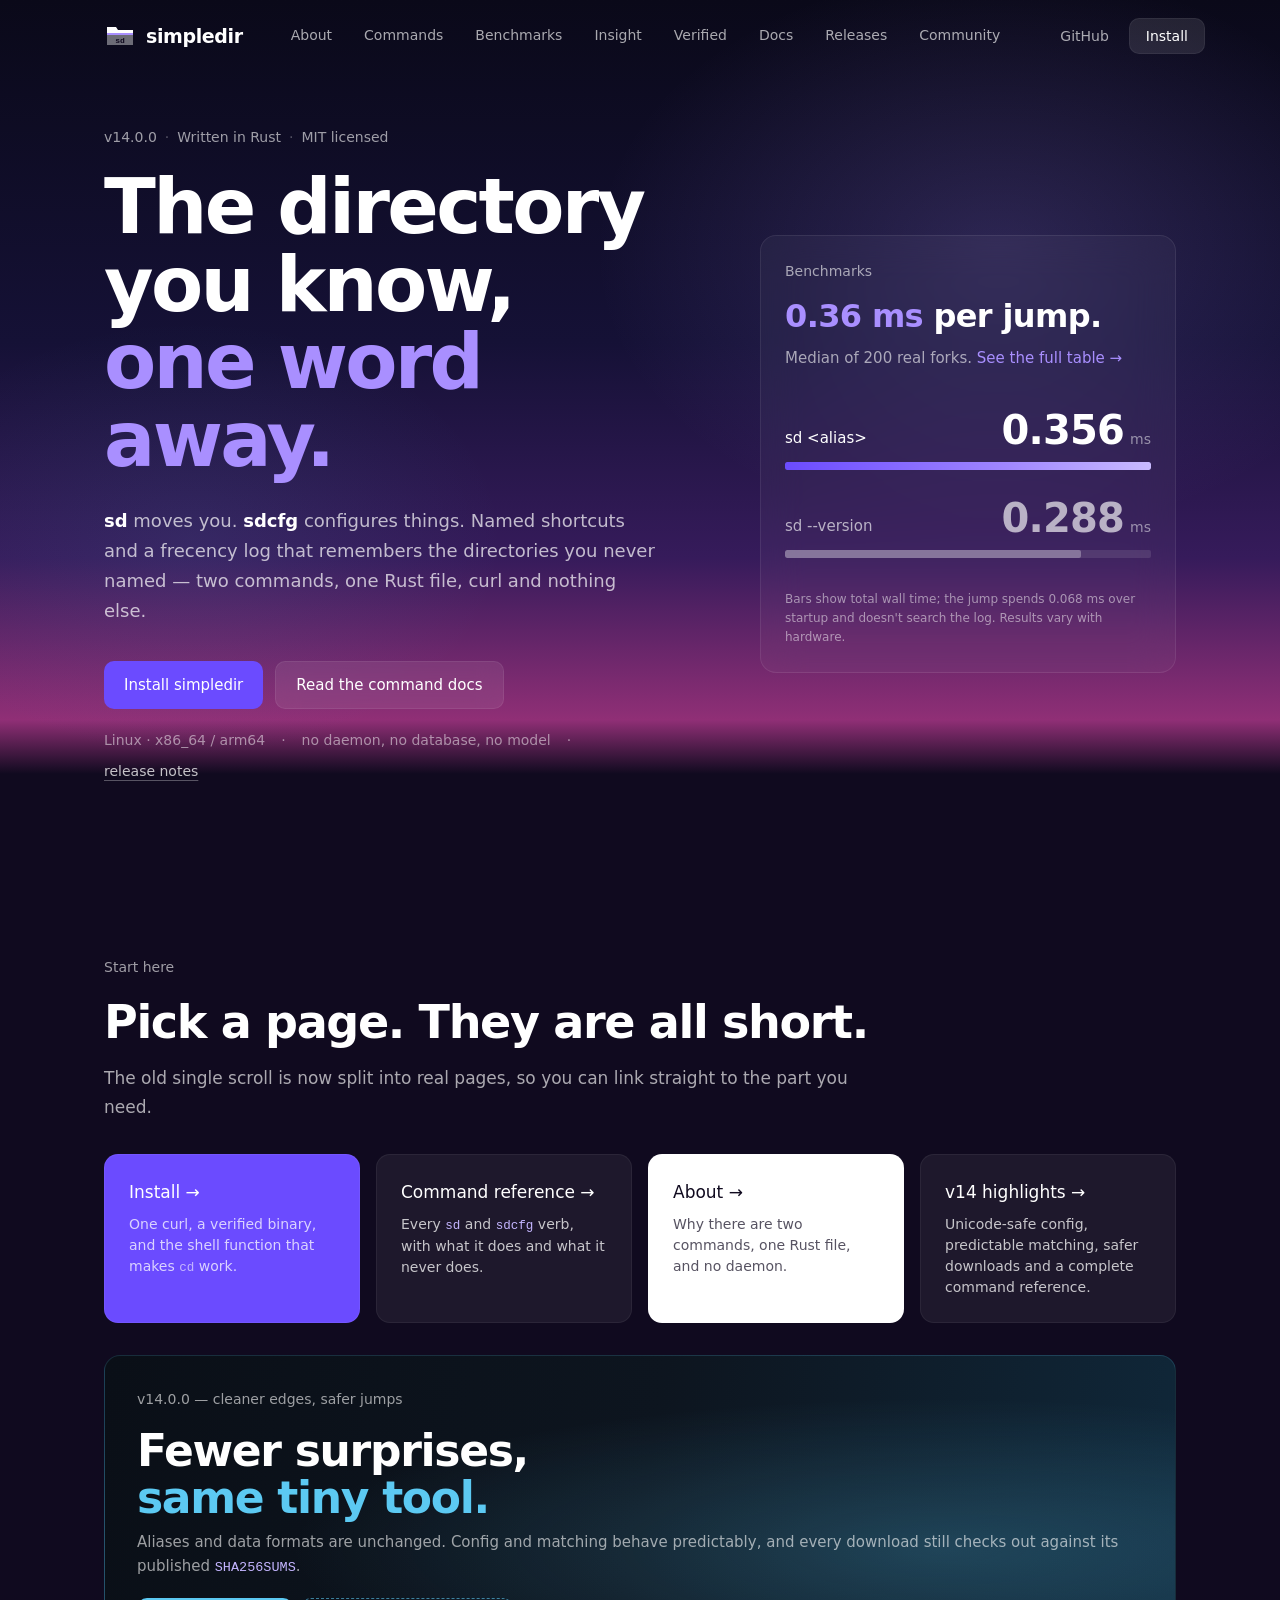
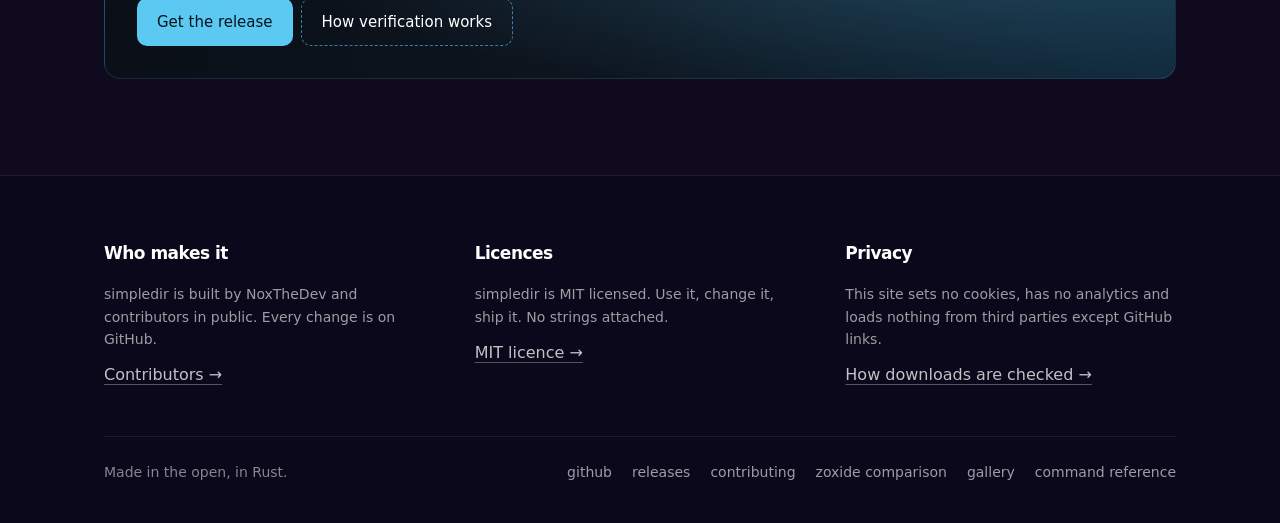
<file: docs/index.html>
<!doctype html>
<html lang="en">
<head>
<meta charset="utf-8">
<meta name="viewport" content="width=device-width, initial-scale=1">
<title>simpledir — directory shortcuts, rebuilt in Rust — simpledir</title>
<meta name="description" content="sd moves you. sdcfg configures things. two commands, one Rust file, curl and nothing else.">
<meta name="theme-color" content="#100a1f">
<meta name="color-scheme" content="dark">
<link rel="icon" href="data:image/svg+xml,<svg xmlns='http://www.w3.org/2000/svg' viewBox='0 0 100 100'><rect width='100' height='100' rx='24' fill='%23100a1f'/><text x='50' y='72' font-size='58' font-family='monospace' font-weight='700' fill='%23a98fff' text-anchor='middle'>sd</text></svg>">
<link rel="stylesheet" href="site.css">
<script src="site.js" defer></script>
</head>
<body>
<header class="topbar" id="topbar">
  <div class="wrap nav">
    <a class="brand" href="index.html" aria-label="simpledir home">
      <svg viewBox="0 0 32 32" aria-hidden="true">
        <path fill="#fff" d="M3 7h9l2 3h15v4H3z"/>
        <path fill="rgba(255,255,255,.4)" d="M3 14h26v11H3z"/>
        <path fill="#a98fff" d="M3 13h26v2H3z"/>
        <text x="16" y="23" font-family="monospace" font-size="8" font-weight="700" fill="#100a1f" text-anchor="middle">sd</text>
      </svg>
      <span class="brand-name">simpledir</span>
    </a>
    <nav class="nav-links" aria-label="Main">
      <a href="about.html" data-page="about.html" aria-label="About page">About</a>
      <a href="commands.html" data-page="commands.html" aria-label="Commands page">Commands</a>
      <a href="benchmarks.html" data-page="benchmarks.html" aria-label="Benchmarks page">Benchmarks</a>
      <a href="insight.html" data-page="insight.html" aria-label="Insight page">Insight</a>
      <a href="verified.html" data-page="verified.html" aria-label="Verified page">Verified</a>
      <a href="install.html" data-page="install.html" aria-label="Docs page">Docs</a>
      <a href="releases.html" data-page="releases.html" aria-label="Releases page">Releases</a>
      <a href="community.html" data-page="community.html" aria-label="Community page">Community</a>
    </nav>
    <div class="nav-actions">
      <a class="nav-github" href="https://github.com/noxthedevwindev-greatest/simpledir" target="_blank" rel="noopener">GitHub</a>
      <a class="nav-cta" href="install.html">Install</a>
      <details class="mobile-menu" id="mobile-menu">
        <summary aria-label="Open the menu"><svg width="18" height="18" viewBox="0 0 24 24" fill="none" stroke="currentColor" stroke-width="1.75" stroke-linecap="round" aria-hidden="true"><path d="M4 7h16M4 12h16M4 17h16"/></svg></summary>
        <ul>
          <li><a href="index.html" data-page="index.html">Home</a></li>
          <li><a href="about.html" data-page="about.html">About</a></li>
          <li><a href="commands.html" data-page="commands.html">Commands</a></li>
          <li><a href="benchmarks.html" data-page="benchmarks.html">Benchmarks</a></li>
          <li><a href="insight.html" data-page="insight.html">Insight</a></li>
          <li><a href="zoxide.html" data-page="zoxide.html">zoxide</a></li>
          <li><a href="verified.html" data-page="verified.html">Verified</a></li>
          <li><a href="install.html" data-page="install.html">Install</a></li>
          <li><a href="releases.html" data-page="releases.html">Releases</a></li>
          <li><a href="community.html" data-page="community.html">Community</a></li>
          <li><a href="gallery.html" data-page="gallery.html">Gallery</a></li>
          <li><a href="contributors.html" data-page="contributors.html">Contributors</a></li>
        </ul>
      </details>
    </div>
  </div>
</header>
<main>
  <section class="hero" aria-labelledby="hero-title">
    <div class="hero-spacer" aria-hidden="true"></div>
    <div class="hero-grid">
      <div class="hero-copy">
        <p class="eyebrow"><span>v14.0.0</span><span class="sep" aria-hidden="true">·</span><span>Written in Rust</span><span class="sep" aria-hidden="true">·</span><span>MIT licensed</span></p>
        <h1 id="hero-title"><span>The directory you know,</span><span class="accent">one word away.</span></h1>
        <p class="hero-lede"><strong>sd</strong> moves you. <strong>sdcfg</strong> configures things. Named shortcuts and a frecency log that remembers the directories you never named — two commands, one Rust file, curl and nothing else.</p>
        <div class="hero-buttons">
          <a class="btn btn-primary" href="install.html">Install simpledir</a>
          <a class="btn btn-secondary" href="commands.html">Read the command docs</a>
        </div>
        <div class="hero-meta"><span>Linux · x86_64 / arm64</span><span aria-hidden="true">·</span><span>no daemon, no database, no model</span><span aria-hidden="true">·</span><a href="releases.html">release notes</a></div>
      </div>
      <aside class="hero-card" id="benchmark-card" aria-label="benchmarks">
        <p class="label">Benchmarks</p>
        <h2><span class="accent">0.36 ms</span> per jump.</h2>
        <p class="hint">Median of 200 real forks. <a href="benchmarks.html">See the full table →</a></p>
        <div class="bars">
          <div class="bar-row"><div class="top"><span class="bar-label">sd &lt;alias&gt;</span><span class="bar-value">0.356<small>ms</small></span></div><div class="bar-track"><div class="bar-fill primary"></div></div></div>
          <div class="bar-row"><div class="top"><span class="bar-label dim">sd --version</span><span class="bar-value" style="color:var(--white-65)">0.288<small>ms</small></span></div><div class="bar-track"><div class="bar-fill plain"></div></div></div>
        </div>
        <p class="hero-note">Bars show total wall time; the jump spends 0.068 ms over startup and doesn't search the log. Results vary with hardware.</p>
      </aside>
    </div>
    <div class="hero-spacer" aria-hidden="true"></div>
  </section>
  <section class="page">
    <div class="wrap">
      <p class="section-label">Start here</p>
      <h2 class="section-title">Pick a page. They are all short.</h2>
      <p class="section-intro">The old single scroll is now split into real pages, so you can link straight to the part you need.</p>
      <div class="link-grid">
        <a class="link-card accent" href="install.html"><span class="t">Install →</span><span class="d">One curl, a verified binary, and the shell function that makes <code>cd</code> work.</span></a>
        <a class="link-card" href="commands.html"><span class="t">Command reference →</span><span class="d">Every <code>sd</code> and <code>sdcfg</code> verb, with what it does and what it never does.</span></a>
        <a class="link-card light" href="about.html"><span class="t">About →</span><span class="d">Why there are two commands, one Rust file, and no daemon.</span></a>
        <a class="link-card" href="insight.html"><span class="t">v14 highlights →</span><span class="d">Unicode-safe config, predictable matching, safer downloads and a complete command reference.</span></a>
      </div>
      <div class="band-inner" style="margin-top:32px">
        <p class="label">v14.0.0 — cleaner edges, safer jumps</p>
        <h2>Fewer surprises,<br><span class="accent">same tiny tool.</span></h2>
        <p>Aliases and data formats are unchanged. Config and matching behave predictably, and every download still checks out against its published <code>SHA256SUMS</code>.</p>
        <div class="band-actions"><a class="btn btn-cyan" href="releases.html">Get the release</a><a class="btn btn-ghost" href="verified.html">How verification works</a></div>
      </div>
    </div>
  </section>
</main>
<footer>
  <div class="wrap">
    <div class="foot-grid">
      <div>
        <h3>Who makes it</h3>
        <p>simpledir is built by NoxTheDev and contributors in public. Every change is on GitHub.</p>
        <a href="contributors.html">Contributors →</a>
      </div>
      <div>
        <h3>Licences</h3>
        <p>simpledir is MIT licensed. Use it, change it, ship it. No strings attached.</p>
        <a href="https://github.com/noxthedevwindev-greatest/simpledir/blob/main/LICENSE" target="_blank" rel="noopener">MIT licence →</a>
      </div>
      <div>
        <h3>Privacy</h3>
        <p>This site sets no cookies, has no analytics and loads nothing from third parties except GitHub links.</p>
        <a href="verified.html">How downloads are checked →</a>
      </div>
    </div>
    <div class="foot-end">
      <p>Made in the open, in Rust.</p>
      <nav>
        <a href="https://github.com/noxthedevwindev-greatest/simpledir" target="_blank" rel="noopener">github</a>
        <a href="releases.html">releases</a>
        <a href="https://github.com/noxthedevwindev-greatest/simpledir/blob/main/AGENTS.md" target="_blank" rel="noopener">contributing</a>
        <a href="zoxide.html">zoxide comparison</a>
        <a href="gallery.html">gallery</a>
        <a href="commands.html">command reference</a>
      </nav>
    </div>
  </div>
</footer>
</body>
</html>
</file>
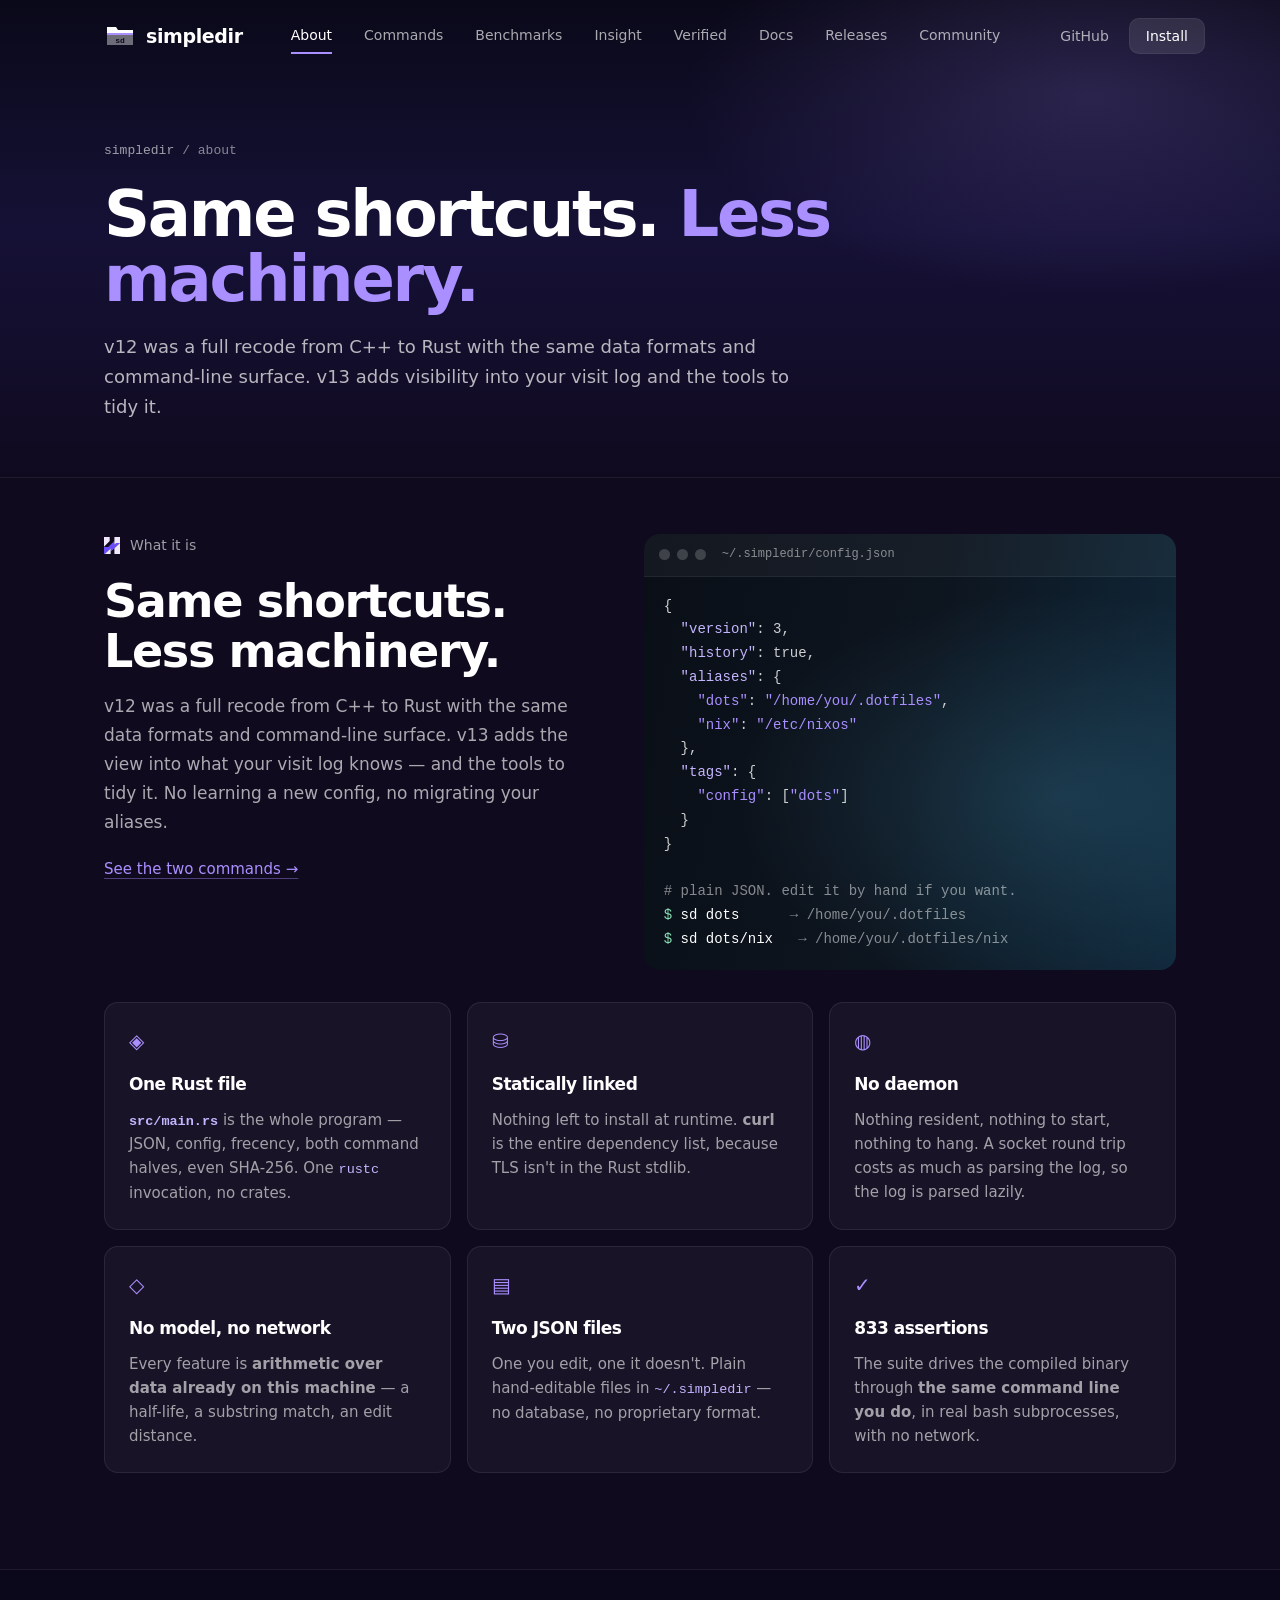
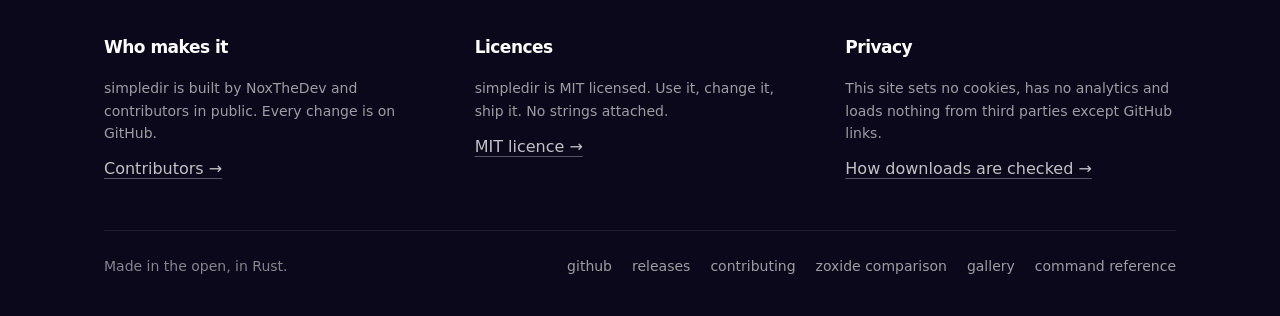
<file: docs/about.html>
<!doctype html>
<html lang="en">
<head>
<meta charset="utf-8">
<meta name="viewport" content="width=device-width, initial-scale=1">
<title>About — simpledir</title>
<meta name="description" content="Why simpledir is two commands, one Rust file, and no daemon.">
<meta name="theme-color" content="#100a1f">
<meta name="color-scheme" content="dark">
<link rel="icon" href="data:image/svg+xml,<svg xmlns='http://www.w3.org/2000/svg' viewBox='0 0 100 100'><rect width='100' height='100' rx='24' fill='%23100a1f'/><text x='50' y='72' font-size='58' font-family='monospace' font-weight='700' fill='%23a98fff' text-anchor='middle'>sd</text></svg>">
<link rel="stylesheet" href="site.css">
<script src="site.js" defer></script>
</head>
<body>
<header class="topbar" id="topbar">
  <div class="wrap nav">
    <a class="brand" href="index.html" aria-label="simpledir home">
      <svg viewBox="0 0 32 32" aria-hidden="true">
        <path fill="#fff" d="M3 7h9l2 3h15v4H3z"/>
        <path fill="rgba(255,255,255,.4)" d="M3 14h26v11H3z"/>
        <path fill="#a98fff" d="M3 13h26v2H3z"/>
        <text x="16" y="23" font-family="monospace" font-size="8" font-weight="700" fill="#100a1f" text-anchor="middle">sd</text>
      </svg>
      <span class="brand-name">simpledir</span>
    </a>
    <nav class="nav-links" aria-label="Main">
      <a href="about.html" data-page="about.html" aria-label="About page">About</a>
      <a href="commands.html" data-page="commands.html" aria-label="Commands page">Commands</a>
      <a href="benchmarks.html" data-page="benchmarks.html" aria-label="Benchmarks page">Benchmarks</a>
      <a href="insight.html" data-page="insight.html" aria-label="Insight page">Insight</a>
      <a href="verified.html" data-page="verified.html" aria-label="Verified page">Verified</a>
      <a href="install.html" data-page="install.html" aria-label="Docs page">Docs</a>
      <a href="releases.html" data-page="releases.html" aria-label="Releases page">Releases</a>
      <a href="community.html" data-page="community.html" aria-label="Community page">Community</a>
    </nav>
    <div class="nav-actions">
      <a class="nav-github" href="https://github.com/noxthedevwindev-greatest/simpledir" target="_blank" rel="noopener">GitHub</a>
      <a class="nav-cta" href="install.html">Install</a>
      <details class="mobile-menu" id="mobile-menu">
        <summary aria-label="Open the menu"><svg width="18" height="18" viewBox="0 0 24 24" fill="none" stroke="currentColor" stroke-width="1.75" stroke-linecap="round" aria-hidden="true"><path d="M4 7h16M4 12h16M4 17h16"/></svg></summary>
        <ul>
          <li><a href="index.html" data-page="index.html">Home</a></li>
          <li><a href="about.html" data-page="about.html">About</a></li>
          <li><a href="commands.html" data-page="commands.html">Commands</a></li>
          <li><a href="benchmarks.html" data-page="benchmarks.html">Benchmarks</a></li>
          <li><a href="insight.html" data-page="insight.html">Insight</a></li>
          <li><a href="zoxide.html" data-page="zoxide.html">zoxide</a></li>
          <li><a href="verified.html" data-page="verified.html">Verified</a></li>
          <li><a href="install.html" data-page="install.html">Install</a></li>
          <li><a href="releases.html" data-page="releases.html">Releases</a></li>
          <li><a href="community.html" data-page="community.html">Community</a></li>
          <li><a href="gallery.html" data-page="gallery.html">Gallery</a></li>
          <li><a href="contributors.html" data-page="contributors.html">Contributors</a></li>
        </ul>
      </details>
    </div>
  </div>
</header>
<main>
  <section class="page-intro">
    <div class="wrap">
      <span class="crumb"><a href="index.html">simpledir</a> / about</span>
      <h1>Same shortcuts. <span class="accent">Less machinery.</span></h1>
      <p class="lede">v12 was a full recode from C++ to Rust with the same data formats and command-line surface. v13 adds visibility into your visit log and the tools to tidy it.</p>
    </div>
  </section>
  <section class="page">
    <div class="wrap">
      <div class="about-grid">
        <div>
          <p class="section-label"><svg class="bolt" viewBox="0 0 448 496" aria-hidden="true"><path fill="#6b4bff" d="M291 114v105l53-52h104L186 416v-95L0 496V277h118z"/><path fill="#efe9fb" d="M0 0h159v113L0 272zM291 0h157v167H344l-53 52zM448 167v329H291V316zM186 321v175H0z"/></svg>What it is</p>
          <h2 class="section-title">Same shortcuts. Less machinery.</h2>
          <p class="section-intro">v12 was a full recode from C++ to Rust with the same data formats and command-line surface. v13 adds the view into what your visit log knows — and the tools to tidy it. No learning a new config, no migrating your aliases.</p>
          <a class="section-link" href="commands.html">See the two commands →</a>
        </div>
        <div class="about-visual" aria-label="config example">
          <div class="terminal">
            <div class="term-bar"><span class="dot"></span><span class="dot"></span><span class="dot"></span><span class="term-title">~/.simpledir/config.json</span></div>
<pre>{
  <span class="mono">"version"</span>: 3,
  <span class="mono">"history"</span>: true,
  <span class="mono">"aliases"</span>: {
    <span class="hi">"dots"</span>: <span class="hi">"/home/you/.dotfiles"</span>,
    <span class="hi">"nix"</span>: <span class="hi">"/etc/nixos"</span>
  },
  <span class="mono">"tags"</span>: {
    <span class="hi">"config"</span>: [<span class="hi">"dots"</span>]
  }
}

<span class="o"># plain JSON. edit it by hand if you want.</span>
<span class="p">$</span> <span class="c">sd dots</span>      <span class="o">→ /home/you/.dotfiles</span>
<span class="p">$</span> <span class="c">sd dots/nix</span>   <span class="o">→ /home/you/.dotfiles/nix</span></pre>
          </div>
        </div>
      </div>
      <div class="grid-3">
        <div class="feature"><span class="icon">◈</span><h3>One Rust file</h3><p><strong><code>src/main.rs</code></strong> is the whole program — JSON, config, frecency, both command halves, even SHA-256. One <code>rustc</code> invocation, no crates.</p></div>
        <div class="feature"><span class="icon">⛁</span><h3>Statically linked</h3><p>Nothing left to install at runtime. <strong>curl</strong> is the entire dependency list, because TLS isn't in the Rust stdlib.</p></div>
        <div class="feature"><span class="icon">◍</span><h3>No daemon</h3><p>Nothing resident, nothing to start, nothing to hang. A socket round trip costs as much as parsing the log, so the log is parsed lazily.</p></div>
        <div class="feature"><span class="icon">◇</span><h3>No model, no network</h3><p>Every feature is <strong>arithmetic over data already on this machine</strong> — a half-life, a substring match, an edit distance.</p></div>
        <div class="feature"><span class="icon">▤</span><h3>Two JSON files</h3><p>One you edit, one it doesn't. Plain hand-editable files in <code>~/.simpledir</code> — no database, no proprietary format.</p></div>
        <div class="feature"><span class="icon">✓</span><h3>833 assertions</h3><p>The suite drives the compiled binary through <strong>the same command line you do</strong>, in real bash subprocesses, with no network.</p></div>
      </div>
    </div>
  </section>
</main>
<footer>
  <div class="wrap">
    <div class="foot-grid">
      <div>
        <h3>Who makes it</h3>
        <p>simpledir is built by NoxTheDev and contributors in public. Every change is on GitHub.</p>
        <a href="contributors.html">Contributors →</a>
      </div>
      <div>
        <h3>Licences</h3>
        <p>simpledir is MIT licensed. Use it, change it, ship it. No strings attached.</p>
        <a href="https://github.com/noxthedevwindev-greatest/simpledir/blob/main/LICENSE" target="_blank" rel="noopener">MIT licence →</a>
      </div>
      <div>
        <h3>Privacy</h3>
        <p>This site sets no cookies, has no analytics and loads nothing from third parties except GitHub links.</p>
        <a href="verified.html">How downloads are checked →</a>
      </div>
    </div>
    <div class="foot-end">
      <p>Made in the open, in Rust.</p>
      <nav>
        <a href="https://github.com/noxthedevwindev-greatest/simpledir" target="_blank" rel="noopener">github</a>
        <a href="releases.html">releases</a>
        <a href="https://github.com/noxthedevwindev-greatest/simpledir/blob/main/AGENTS.md" target="_blank" rel="noopener">contributing</a>
        <a href="zoxide.html">zoxide comparison</a>
        <a href="gallery.html">gallery</a>
        <a href="commands.html">command reference</a>
      </nav>
    </div>
  </div>
</footer>
</body>
</html>
</file>
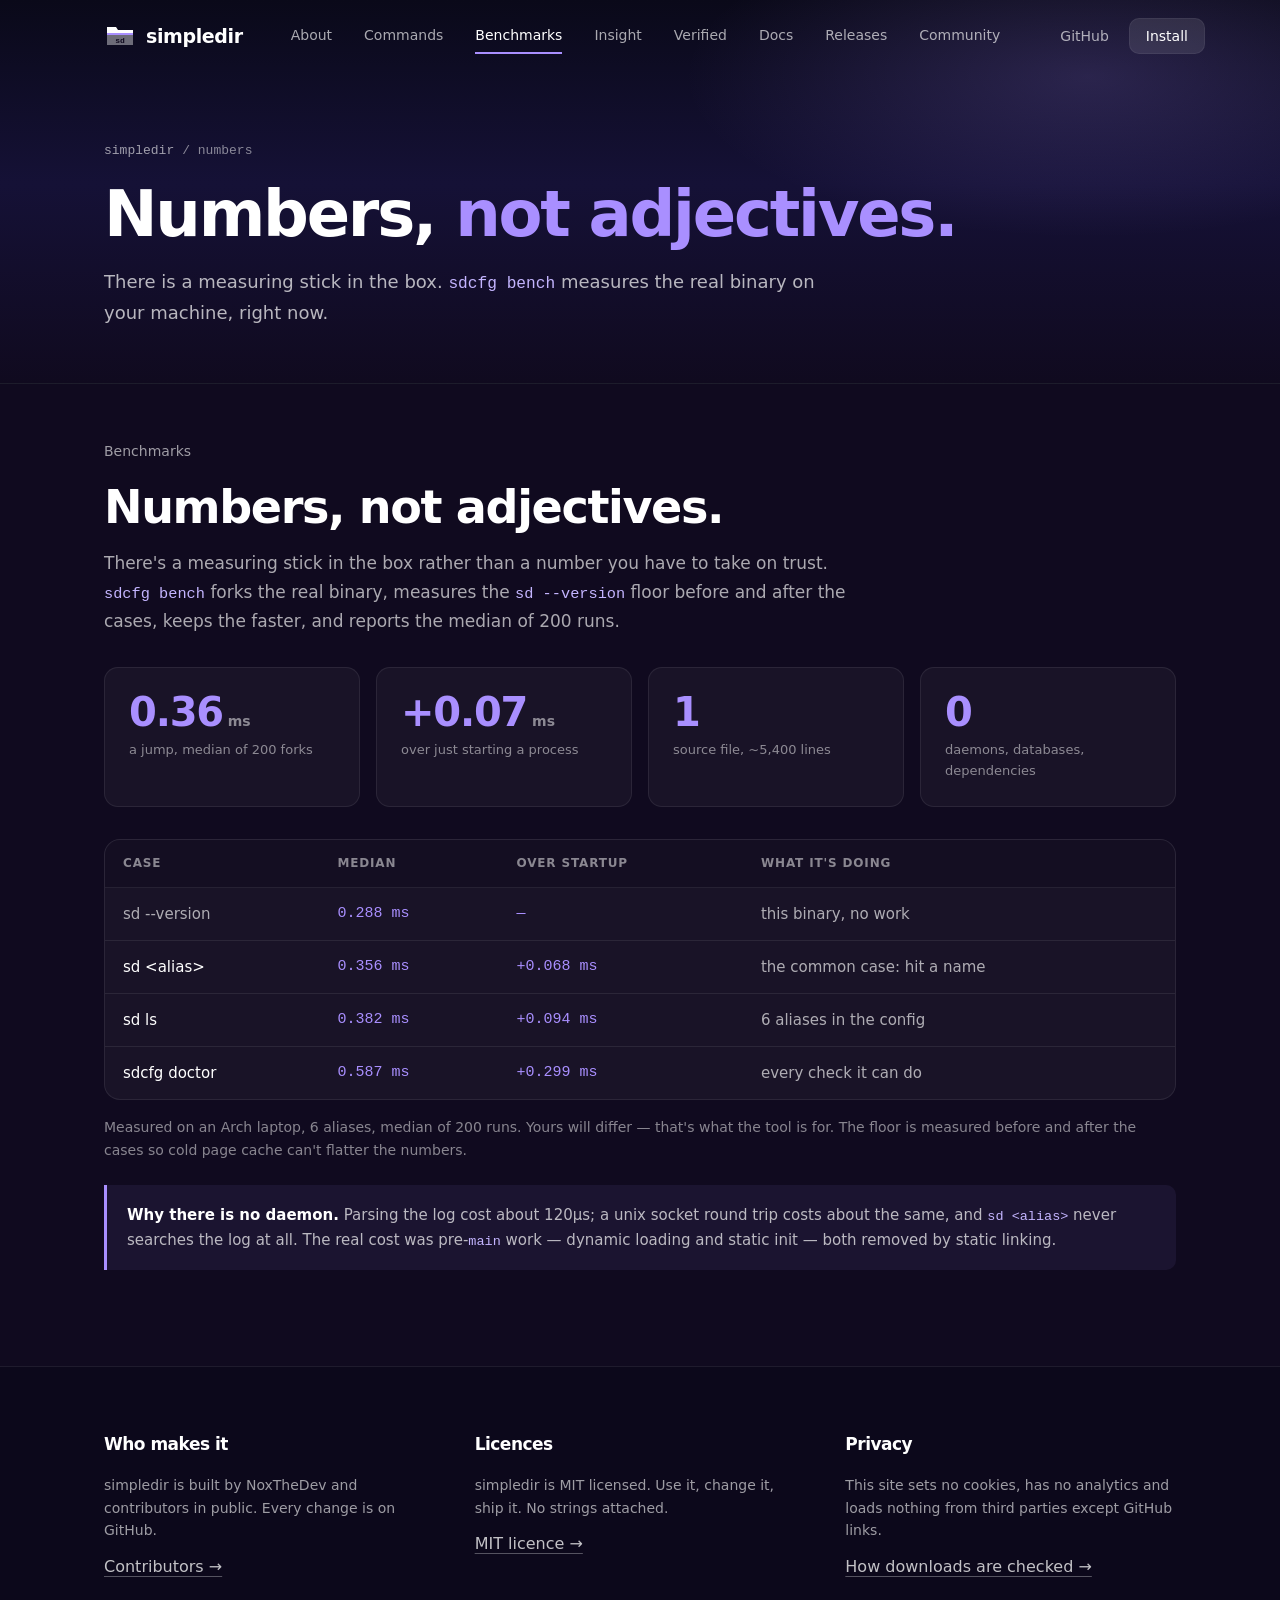
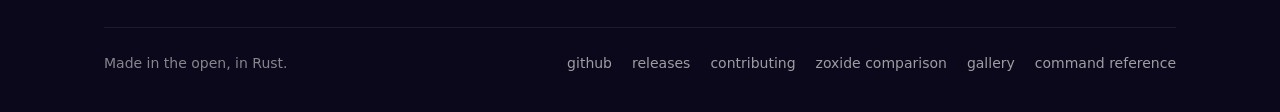
<file: docs/benchmarks.html>
<!doctype html>
<html lang="en">
<head>
<meta charset="utf-8">
<meta name="viewport" content="width=device-width, initial-scale=1">
<title>Benchmarks — simpledir</title>
<meta name="description" content="Measured jump latency, startup floor, and why there is no daemon.">
<meta name="theme-color" content="#100a1f">
<meta name="color-scheme" content="dark">
<link rel="icon" href="data:image/svg+xml,<svg xmlns='http://www.w3.org/2000/svg' viewBox='0 0 100 100'><rect width='100' height='100' rx='24' fill='%23100a1f'/><text x='50' y='72' font-size='58' font-family='monospace' font-weight='700' fill='%23a98fff' text-anchor='middle'>sd</text></svg>">
<link rel="stylesheet" href="site.css">
<script src="site.js" defer></script>
</head>
<body>
<header class="topbar" id="topbar">
  <div class="wrap nav">
    <a class="brand" href="index.html" aria-label="simpledir home">
      <svg viewBox="0 0 32 32" aria-hidden="true">
        <path fill="#fff" d="M3 7h9l2 3h15v4H3z"/>
        <path fill="rgba(255,255,255,.4)" d="M3 14h26v11H3z"/>
        <path fill="#a98fff" d="M3 13h26v2H3z"/>
        <text x="16" y="23" font-family="monospace" font-size="8" font-weight="700" fill="#100a1f" text-anchor="middle">sd</text>
      </svg>
      <span class="brand-name">simpledir</span>
    </a>
    <nav class="nav-links" aria-label="Main">
      <a href="about.html" data-page="about.html" aria-label="About page">About</a>
      <a href="commands.html" data-page="commands.html" aria-label="Commands page">Commands</a>
      <a href="benchmarks.html" data-page="benchmarks.html" aria-label="Benchmarks page">Benchmarks</a>
      <a href="insight.html" data-page="insight.html" aria-label="Insight page">Insight</a>
      <a href="verified.html" data-page="verified.html" aria-label="Verified page">Verified</a>
      <a href="install.html" data-page="install.html" aria-label="Docs page">Docs</a>
      <a href="releases.html" data-page="releases.html" aria-label="Releases page">Releases</a>
      <a href="community.html" data-page="community.html" aria-label="Community page">Community</a>
    </nav>
    <div class="nav-actions">
      <a class="nav-github" href="https://github.com/noxthedevwindev-greatest/simpledir" target="_blank" rel="noopener">GitHub</a>
      <a class="nav-cta" href="install.html">Install</a>
      <details class="mobile-menu" id="mobile-menu">
        <summary aria-label="Open the menu"><svg width="18" height="18" viewBox="0 0 24 24" fill="none" stroke="currentColor" stroke-width="1.75" stroke-linecap="round" aria-hidden="true"><path d="M4 7h16M4 12h16M4 17h16"/></svg></summary>
        <ul>
          <li><a href="index.html" data-page="index.html">Home</a></li>
          <li><a href="about.html" data-page="about.html">About</a></li>
          <li><a href="commands.html" data-page="commands.html">Commands</a></li>
          <li><a href="benchmarks.html" data-page="benchmarks.html">Benchmarks</a></li>
          <li><a href="insight.html" data-page="insight.html">Insight</a></li>
          <li><a href="zoxide.html" data-page="zoxide.html">zoxide</a></li>
          <li><a href="verified.html" data-page="verified.html">Verified</a></li>
          <li><a href="install.html" data-page="install.html">Install</a></li>
          <li><a href="releases.html" data-page="releases.html">Releases</a></li>
          <li><a href="community.html" data-page="community.html">Community</a></li>
          <li><a href="gallery.html" data-page="gallery.html">Gallery</a></li>
          <li><a href="contributors.html" data-page="contributors.html">Contributors</a></li>
        </ul>
      </details>
    </div>
  </div>
</header>
<main>
  <section class="page-intro">
    <div class="wrap">
      <span class="crumb"><a href="index.html">simpledir</a> / numbers</span>
      <h1>Numbers, <span class="accent">not adjectives.</span></h1>
      <p class="lede">There is a measuring stick in the box. <code>sdcfg bench</code> measures the real binary on your machine, right now.</p>
    </div>
  </section>
  <section class="page">
    <div class="wrap">
      <p class="section-label">Benchmarks</p>
      <h2 class="section-title">Numbers, not adjectives.</h2>
      <p class="section-intro">There's a measuring stick in the box rather than a number you have to take on trust. <code>sdcfg bench</code> forks the real binary, measures the <code>sd --version</code> floor before and after the cases, keeps the faster, and reports the median of 200 runs.</p>
      <div class="stats">
        <div class="stat"><div class="v">0.36<small> ms</small></div><div class="l">a jump, median of 200 forks</div></div>
        <div class="stat"><div class="v">+0.07<small> ms</small></div><div class="l">over just starting a process</div></div>
        <div class="stat"><div class="v">1</div><div class="l">source file, ~5,400 lines</div></div>
        <div class="stat"><div class="v">0</div><div class="l">daemons, databases, dependencies</div></div>
      </div>
      <div class="table-scroll">
        <table>
          <thead><tr><th>case</th><th>median</th><th>over startup</th><th>what it's doing</th></tr></thead>
          <tbody>
            <tr><td class="dim">sd --version</td><td class="num">0.288 ms</td><td class="num">—</td><td class="dim">this binary, no work</td></tr>
            <tr><td>sd &lt;alias&gt;</td><td class="num">0.356 ms</td><td class="num">+0.068 ms</td><td class="dim">the common case: hit a name</td></tr>
            <tr><td>sd ls</td><td class="num">0.382 ms</td><td class="num">+0.094 ms</td><td class="dim">6 aliases in the config</td></tr>
            <tr><td>sdcfg doctor</td><td class="num">0.587 ms</td><td class="num">+0.299 ms</td><td class="dim">every check it can do</td></tr>
          </tbody>
        </table>
      </div>
      <p class="parity-note">Measured on an Arch laptop, 6 aliases, median of 200 runs. Yours will differ — that's what the tool is for. The floor is measured before and after the cases so cold page cache can't flatter the numbers.</p>
      <div class="callout"><strong>Why there is no daemon.</strong> Parsing the log cost about 120µs; a unix socket round trip costs about the same, and <code>sd &lt;alias&gt;</code> never searches the log at all. The real cost was pre-<code>main</code> work — dynamic loading and static init — both removed by static linking.</div>
    </div>
  </section>
</main>
<footer>
  <div class="wrap">
    <div class="foot-grid">
      <div>
        <h3>Who makes it</h3>
        <p>simpledir is built by NoxTheDev and contributors in public. Every change is on GitHub.</p>
        <a href="contributors.html">Contributors →</a>
      </div>
      <div>
        <h3>Licences</h3>
        <p>simpledir is MIT licensed. Use it, change it, ship it. No strings attached.</p>
        <a href="https://github.com/noxthedevwindev-greatest/simpledir/blob/main/LICENSE" target="_blank" rel="noopener">MIT licence →</a>
      </div>
      <div>
        <h3>Privacy</h3>
        <p>This site sets no cookies, has no analytics and loads nothing from third parties except GitHub links.</p>
        <a href="verified.html">How downloads are checked →</a>
      </div>
    </div>
    <div class="foot-end">
      <p>Made in the open, in Rust.</p>
      <nav>
        <a href="https://github.com/noxthedevwindev-greatest/simpledir" target="_blank" rel="noopener">github</a>
        <a href="releases.html">releases</a>
        <a href="https://github.com/noxthedevwindev-greatest/simpledir/blob/main/AGENTS.md" target="_blank" rel="noopener">contributing</a>
        <a href="zoxide.html">zoxide comparison</a>
        <a href="gallery.html">gallery</a>
        <a href="commands.html">command reference</a>
      </nav>
    </div>
  </div>
</footer>
</body>
</html>
</file>
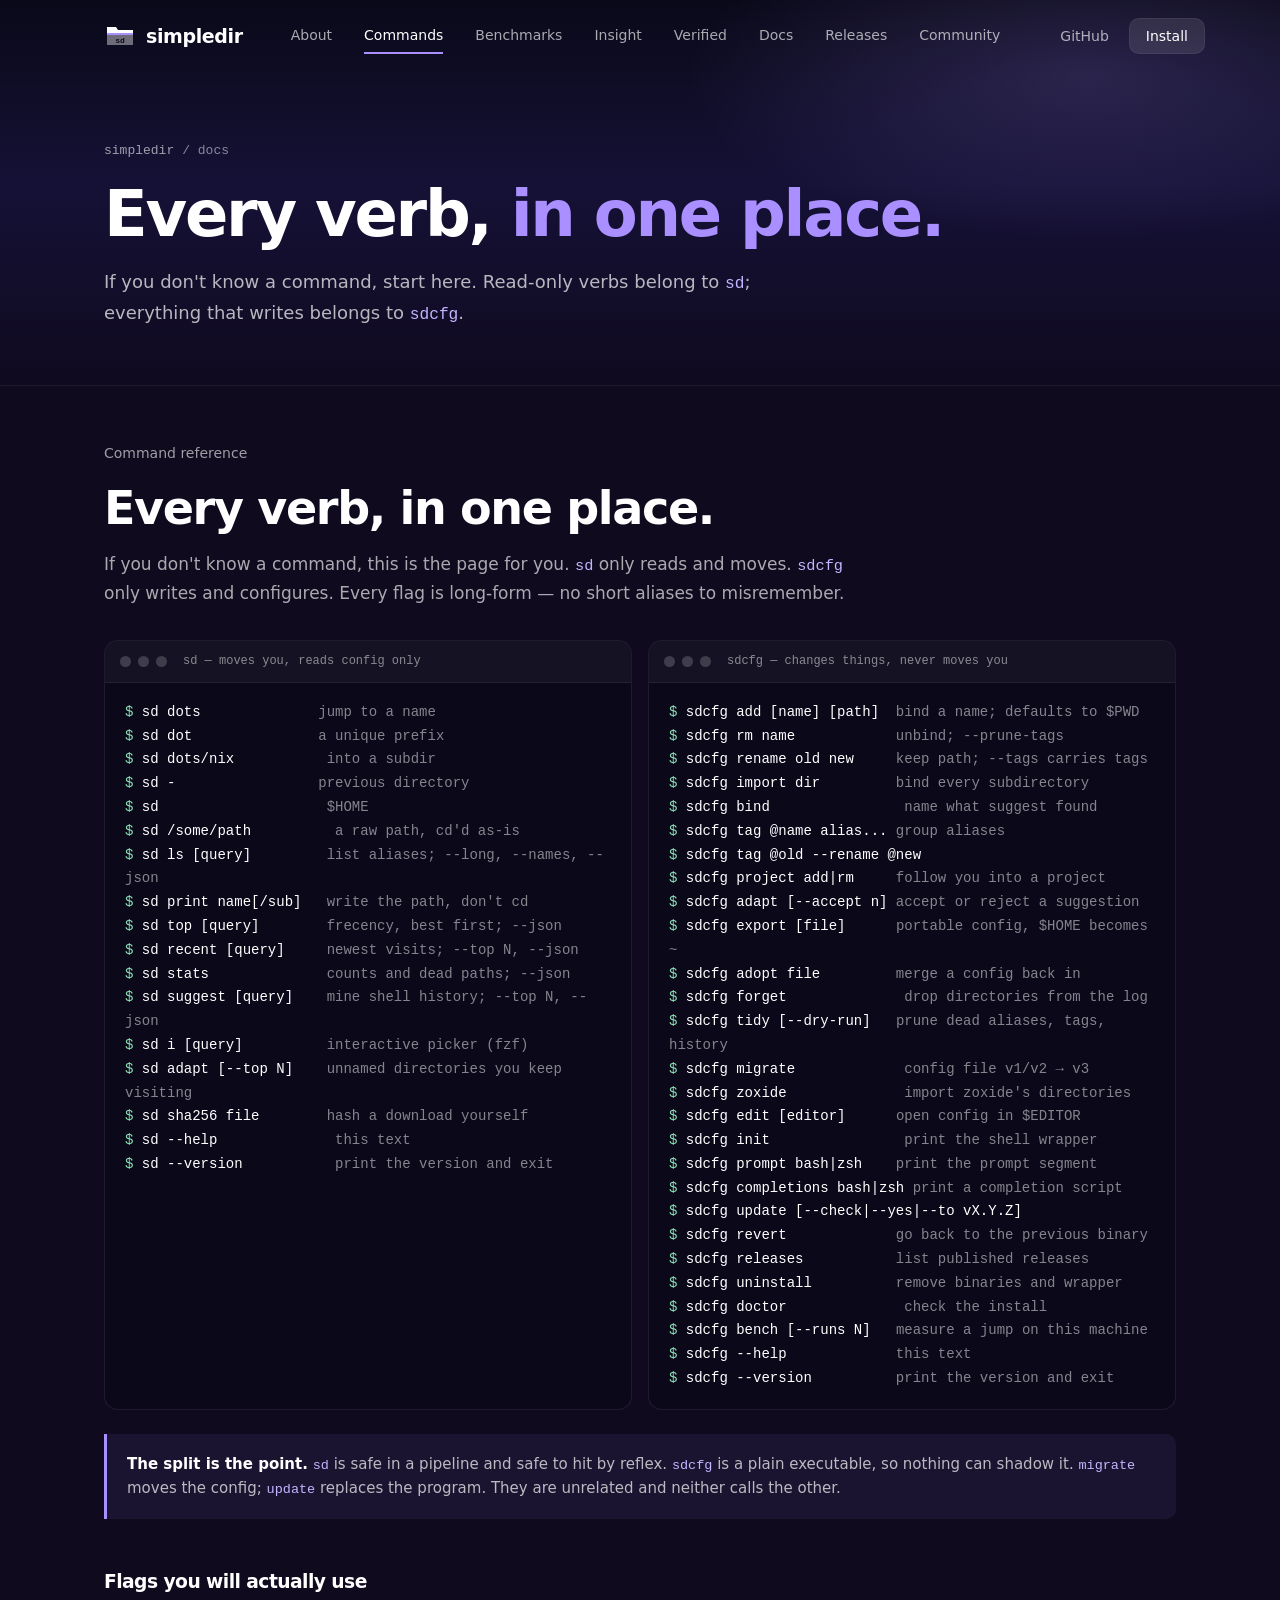
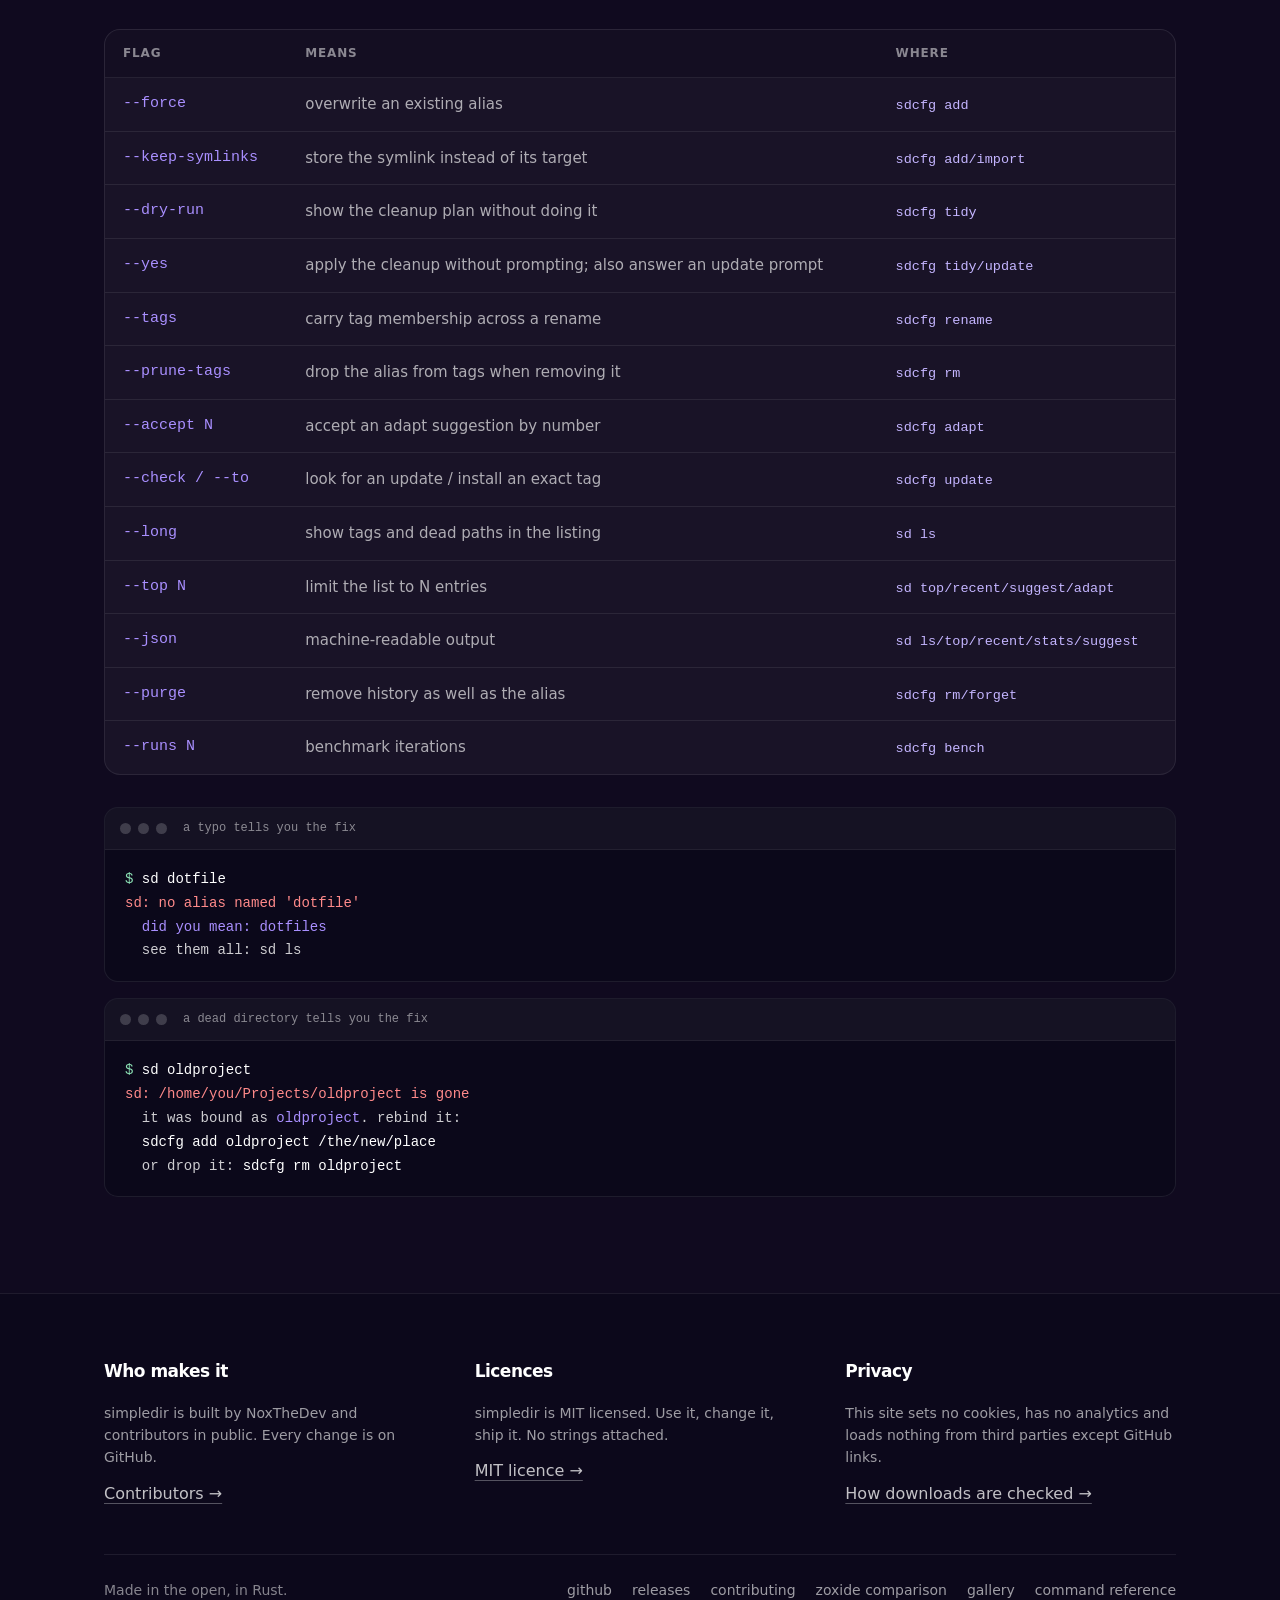
<file: docs/commands.html>
<!doctype html>
<html lang="en">
<head>
<meta charset="utf-8">
<meta name="viewport" content="width=device-width, initial-scale=1">
<title>Command reference — simpledir</title>
<meta name="description" content="Every sd and sdcfg command, flag and example.">
<meta name="theme-color" content="#100a1f">
<meta name="color-scheme" content="dark">
<link rel="icon" href="data:image/svg+xml,<svg xmlns='http://www.w3.org/2000/svg' viewBox='0 0 100 100'><rect width='100' height='100' rx='24' fill='%23100a1f'/><text x='50' y='72' font-size='58' font-family='monospace' font-weight='700' fill='%23a98fff' text-anchor='middle'>sd</text></svg>">
<link rel="stylesheet" href="site.css">
<script src="site.js" defer></script>
</head>
<body>
<header class="topbar" id="topbar">
  <div class="wrap nav">
    <a class="brand" href="index.html" aria-label="simpledir home">
      <svg viewBox="0 0 32 32" aria-hidden="true">
        <path fill="#fff" d="M3 7h9l2 3h15v4H3z"/>
        <path fill="rgba(255,255,255,.4)" d="M3 14h26v11H3z"/>
        <path fill="#a98fff" d="M3 13h26v2H3z"/>
        <text x="16" y="23" font-family="monospace" font-size="8" font-weight="700" fill="#100a1f" text-anchor="middle">sd</text>
      </svg>
      <span class="brand-name">simpledir</span>
    </a>
    <nav class="nav-links" aria-label="Main">
      <a href="about.html" data-page="about.html" aria-label="About page">About</a>
      <a href="commands.html" data-page="commands.html" aria-label="Commands page">Commands</a>
      <a href="benchmarks.html" data-page="benchmarks.html" aria-label="Benchmarks page">Benchmarks</a>
      <a href="insight.html" data-page="insight.html" aria-label="Insight page">Insight</a>
      <a href="verified.html" data-page="verified.html" aria-label="Verified page">Verified</a>
      <a href="install.html" data-page="install.html" aria-label="Docs page">Docs</a>
      <a href="releases.html" data-page="releases.html" aria-label="Releases page">Releases</a>
      <a href="community.html" data-page="community.html" aria-label="Community page">Community</a>
    </nav>
    <div class="nav-actions">
      <a class="nav-github" href="https://github.com/noxthedevwindev-greatest/simpledir" target="_blank" rel="noopener">GitHub</a>
      <a class="nav-cta" href="install.html">Install</a>
      <details class="mobile-menu" id="mobile-menu">
        <summary aria-label="Open the menu"><svg width="18" height="18" viewBox="0 0 24 24" fill="none" stroke="currentColor" stroke-width="1.75" stroke-linecap="round" aria-hidden="true"><path d="M4 7h16M4 12h16M4 17h16"/></svg></summary>
        <ul>
          <li><a href="index.html" data-page="index.html">Home</a></li>
          <li><a href="about.html" data-page="about.html">About</a></li>
          <li><a href="commands.html" data-page="commands.html">Commands</a></li>
          <li><a href="benchmarks.html" data-page="benchmarks.html">Benchmarks</a></li>
          <li><a href="insight.html" data-page="insight.html">Insight</a></li>
          <li><a href="zoxide.html" data-page="zoxide.html">zoxide</a></li>
          <li><a href="verified.html" data-page="verified.html">Verified</a></li>
          <li><a href="install.html" data-page="install.html">Install</a></li>
          <li><a href="releases.html" data-page="releases.html">Releases</a></li>
          <li><a href="community.html" data-page="community.html">Community</a></li>
          <li><a href="gallery.html" data-page="gallery.html">Gallery</a></li>
          <li><a href="contributors.html" data-page="contributors.html">Contributors</a></li>
        </ul>
      </details>
    </div>
  </div>
</header>
<main>
  <section class="page-intro">
    <div class="wrap">
      <span class="crumb"><a href="index.html">simpledir</a> / docs</span>
      <h1>Every verb, <span class="accent">in one place.</span></h1>
      <p class="lede">If you don't know a command, start here. Read-only verbs belong to <code>sd</code>; everything that writes belongs to <code>sdcfg</code>.</p>
    </div>
  </section>
  <section class="page">
    <div class="wrap">
      <p class="section-label">Command reference</p>
      <h2 class="section-title">Every verb, in one place.</h2>
      <p class="section-intro">If you don't know a command, this is the page for you. <code>sd</code> only reads and moves. <code>sdcfg</code> only writes and configures. Every flag is long-form — no short aliases to misremember.</p>
      <div class="grid-2">
        <div class="terminal">
          <div class="term-bar"><span class="dot"></span><span class="dot"></span><span class="dot"></span><span class="term-title">sd — moves you, reads config only</span></div>
<pre><span class="p">$</span> <span class="c">sd dots</span>              <span class="o">jump to a name</span>
<span class="p">$</span> <span class="c">sd dot</span>               <span class="o">a unique prefix</span>
<span class="p">$</span> <span class="c">sd dots/nix</span>           <span class="o">into a subdir</span>
<span class="p">$</span> <span class="c">sd -</span>                 <span class="o">previous directory</span>
<span class="p">$</span> <span class="c">sd</span>                    <span class="o">$HOME</span>
<span class="p">$</span> <span class="c">sd /some/path</span>          <span class="o">a raw path, cd'd as-is</span>
<span class="p">$</span> <span class="c">sd ls [query]</span>         <span class="o">list aliases; --long, --names, --json</span>
<span class="p">$</span> <span class="c">sd print name[/sub]</span>   <span class="o">write the path, don't cd</span>
<span class="p">$</span> <span class="c">sd top [query]</span>        <span class="o">frecency, best first; --json</span>
<span class="p">$</span> <span class="c">sd recent [query]</span>     <span class="o">newest visits; --top N, --json</span>
<span class="p">$</span> <span class="c">sd stats</span>              <span class="o">counts and dead paths; --json</span>
<span class="p">$</span> <span class="c">sd suggest [query]</span>    <span class="o">mine shell history; --top N, --json</span>
<span class="p">$</span> <span class="c">sd i [query]</span>          <span class="o">interactive picker (fzf)</span>
<span class="p">$</span> <span class="c">sd adapt [--top N]</span>    <span class="o">unnamed directories you keep visiting</span>
<span class="p">$</span> <span class="c">sd sha256 file</span>        <span class="o">hash a download yourself</span>
<span class="p">$</span> <span class="c">sd --help</span>              <span class="o">this text</span>
<span class="p">$</span> <span class="c">sd --version</span>           <span class="o">print the version and exit</span></pre>
        </div>
        <div class="terminal">
          <div class="term-bar"><span class="dot"></span><span class="dot"></span><span class="dot"></span><span class="term-title">sdcfg — changes things, never moves you</span></div>
<pre><span class="p">$</span> <span class="c">sdcfg add [name] [path]</span>  <span class="o">bind a name; defaults to $PWD</span>
<span class="p">$</span> <span class="c">sdcfg rm name</span>            <span class="o">unbind; --prune-tags</span>
<span class="p">$</span> <span class="c">sdcfg rename old new</span>     <span class="o">keep path; --tags carries tags</span>
<span class="p">$</span> <span class="c">sdcfg import dir</span>         <span class="o">bind every subdirectory</span>
<span class="p">$</span> <span class="c">sdcfg bind</span>                <span class="o">name what suggest found</span>
<span class="p">$</span> <span class="c">sdcfg tag @name alias...</span> <span class="o">group aliases</span>
<span class="p">$</span> <span class="c">sdcfg tag @old --rename @new</span>
<span class="p">$</span> <span class="c">sdcfg project add|rm</span>     <span class="o">follow you into a project</span>
<span class="p">$</span> <span class="c">sdcfg adapt [--accept n]</span> <span class="o">accept or reject a suggestion</span>
<span class="p">$</span> <span class="c">sdcfg export [file]</span>      <span class="o">portable config, $HOME becomes ~</span>
<span class="p">$</span> <span class="c">sdcfg adopt file</span>         <span class="o">merge a config back in</span>
<span class="p">$</span> <span class="c">sdcfg forget</span>              <span class="o">drop directories from the log</span>
<span class="p">$</span> <span class="c">sdcfg tidy [--dry-run]</span>   <span class="o">prune dead aliases, tags, history</span>
<span class="p">$</span> <span class="c">sdcfg migrate</span>             <span class="o">config file v1/v2 → v3</span>
<span class="p">$</span> <span class="c">sdcfg zoxide</span>              <span class="o">import zoxide's directories</span>
<span class="p">$</span> <span class="c">sdcfg edit [editor]</span>      <span class="o">open config in $EDITOR</span>
<span class="p">$</span> <span class="c">sdcfg init</span>                <span class="o">print the shell wrapper</span>
<span class="p">$</span> <span class="c">sdcfg prompt bash|zsh</span>    <span class="o">print the prompt segment</span>
<span class="p">$</span> <span class="c">sdcfg completions bash|zsh</span> <span class="o">print a completion script</span>
<span class="p">$</span> <span class="c">sdcfg update [--check|--yes|--to vX.Y.Z]</span>
<span class="p">$</span> <span class="c">sdcfg revert</span>             <span class="o">go back to the previous binary</span>
<span class="p">$</span> <span class="c">sdcfg releases</span>           <span class="o">list published releases</span>
<span class="p">$</span> <span class="c">sdcfg uninstall</span>          <span class="o">remove binaries and wrapper</span>
<span class="p">$</span> <span class="c">sdcfg doctor</span>              <span class="o">check the install</span>
<span class="p">$</span> <span class="c">sdcfg bench [--runs N]</span>   <span class="o">measure a jump on this machine</span>
<span class="p">$</span> <span class="c">sdcfg --help</span>             <span class="o">this text</span>
<span class="p">$</span> <span class="c">sdcfg --version</span>          <span class="o">print the version and exit</span></pre>
        </div>
      </div>
      <div class="callout"><strong>The split is the point.</strong> <code>sd</code> is safe in a pipeline and safe to hit by reflex. <code>sdcfg</code> is a plain executable, so nothing can shadow it. <code>migrate</code> moves the config; <code>update</code> replaces the program. They are unrelated and neither calls the other.</div>

      <h3 style="margin-top:48px">Flags you will actually use</h3>
      <div class="table-scroll">
        <table>
          <thead><tr><th>flag</th><th>means</th><th>where</th></tr></thead>
          <tbody>
            <tr><td class="num">--force</td><td class="dim">overwrite an existing alias</td><td><code>sdcfg add</code></td></tr>
            <tr><td class="num">--keep-symlinks</td><td class="dim">store the symlink instead of its target</td><td><code>sdcfg add/import</code></td></tr>
            <tr><td class="num">--dry-run</td><td class="dim">show the cleanup plan without doing it</td><td><code>sdcfg tidy</code></td></tr>
            <tr><td class="num">--yes</td><td class="dim">apply the cleanup without prompting; also answer an update prompt</td><td><code>sdcfg tidy/update</code></td></tr>
            <tr><td class="num">--tags</td><td class="dim">carry tag membership across a rename</td><td><code>sdcfg rename</code></td></tr>
            <tr><td class="num">--prune-tags</td><td class="dim">drop the alias from tags when removing it</td><td><code>sdcfg rm</code></td></tr>
            <tr><td class="num">--accept N</td><td class="dim">accept an adapt suggestion by number</td><td><code>sdcfg adapt</code></td></tr>
            <tr><td class="num">--check / --to</td><td class="dim">look for an update / install an exact tag</td><td><code>sdcfg update</code></td></tr>
            <tr><td class="num">--long</td><td class="dim">show tags and dead paths in the listing</td><td><code>sd ls</code></td></tr>
            <tr><td class="num">--top N</td><td class="dim">limit the list to N entries</td><td><code>sd top/recent/suggest/adapt</code></td></tr>
            <tr><td class="num">--json</td><td class="dim">machine-readable output</td><td><code>sd ls/top/recent/stats/suggest</code></td></tr>
            <tr><td class="num">--purge</td><td class="dim">remove history as well as the alias</td><td><code>sdcfg rm/forget</code></td></tr>
            <tr><td class="num">--runs N</td><td class="dim">benchmark iterations</td><td><code>sdcfg bench</code></td></tr>
          </tbody>
        </table>
      </div>
      <div class="terminal-stack">
        <div class="terminal">
          <div class="term-bar"><span class="dot"></span><span class="dot"></span><span class="dot"></span><span class="term-title">a typo tells you the fix</span></div>
<pre><span class="p">$</span> <span class="c">sd dotfile</span>
<span class="err">sd: no alias named 'dotfile'</span>
  <span class="hi">did you mean: dotfiles</span>
  see them all: sd ls</pre>
        </div>
        <div class="terminal">
          <div class="term-bar"><span class="dot"></span><span class="dot"></span><span class="dot"></span><span class="term-title">a dead directory tells you the fix</span></div>
<pre><span class="p">$</span> <span class="c">sd oldproject</span>
<span class="err">sd: /home/you/Projects/oldproject is gone</span>
  it was bound as <span class="hi">oldproject</span>. rebind it:
  <span class="c">sdcfg add oldproject /the/new/place</span>
  or drop it: <span class="c">sdcfg rm oldproject</span></pre>
        </div>
      </div>
    </div>
  </section>
</main>
<footer>
  <div class="wrap">
    <div class="foot-grid">
      <div>
        <h3>Who makes it</h3>
        <p>simpledir is built by NoxTheDev and contributors in public. Every change is on GitHub.</p>
        <a href="contributors.html">Contributors →</a>
      </div>
      <div>
        <h3>Licences</h3>
        <p>simpledir is MIT licensed. Use it, change it, ship it. No strings attached.</p>
        <a href="https://github.com/noxthedevwindev-greatest/simpledir/blob/main/LICENSE" target="_blank" rel="noopener">MIT licence →</a>
      </div>
      <div>
        <h3>Privacy</h3>
        <p>This site sets no cookies, has no analytics and loads nothing from third parties except GitHub links.</p>
        <a href="verified.html">How downloads are checked →</a>
      </div>
    </div>
    <div class="foot-end">
      <p>Made in the open, in Rust.</p>
      <nav>
        <a href="https://github.com/noxthedevwindev-greatest/simpledir" target="_blank" rel="noopener">github</a>
        <a href="releases.html">releases</a>
        <a href="https://github.com/noxthedevwindev-greatest/simpledir/blob/main/AGENTS.md" target="_blank" rel="noopener">contributing</a>
        <a href="zoxide.html">zoxide comparison</a>
        <a href="gallery.html">gallery</a>
        <a href="commands.html">command reference</a>
      </nav>
    </div>
  </div>
</footer>
</body>
</html>
</file>
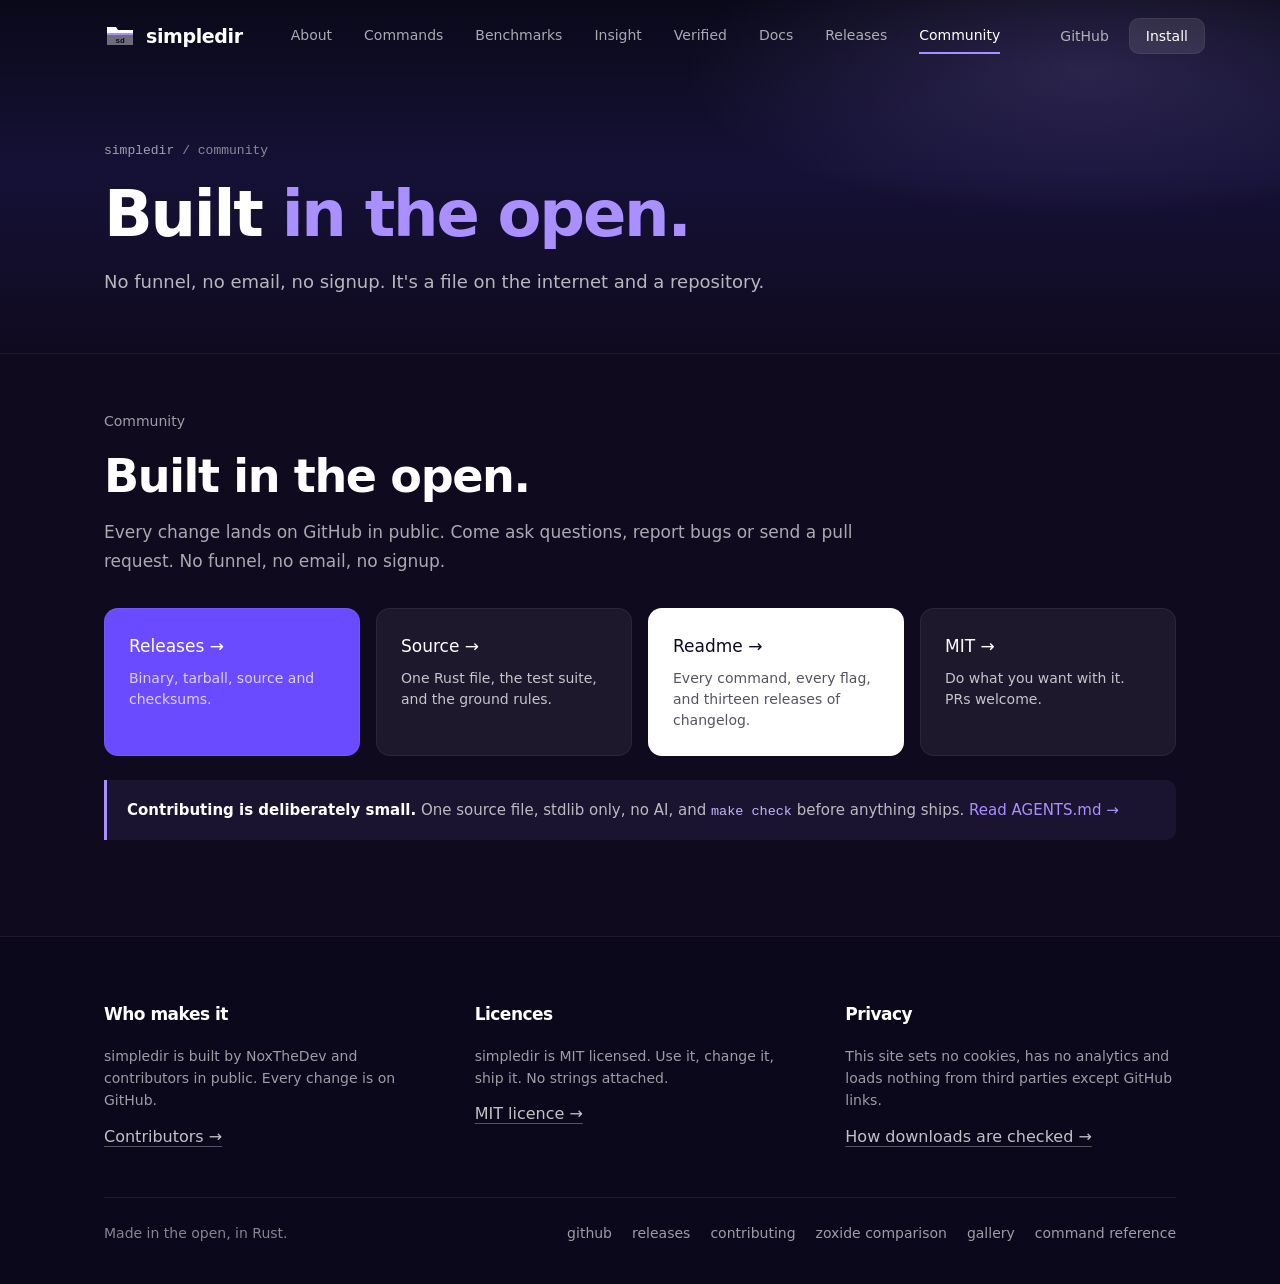
<file: docs/community.html>
<!doctype html>
<html lang="en">
<head>
<meta charset="utf-8">
<meta name="viewport" content="width=device-width, initial-scale=1">
<title>Community — simpledir</title>
<meta name="description" content="Source, readme, licence and how to contribute.">
<meta name="theme-color" content="#100a1f">
<meta name="color-scheme" content="dark">
<link rel="icon" href="data:image/svg+xml,<svg xmlns='http://www.w3.org/2000/svg' viewBox='0 0 100 100'><rect width='100' height='100' rx='24' fill='%23100a1f'/><text x='50' y='72' font-size='58' font-family='monospace' font-weight='700' fill='%23a98fff' text-anchor='middle'>sd</text></svg>">
<link rel="stylesheet" href="site.css">
<script src="site.js" defer></script>
</head>
<body>
<header class="topbar" id="topbar">
  <div class="wrap nav">
    <a class="brand" href="index.html" aria-label="simpledir home">
      <svg viewBox="0 0 32 32" aria-hidden="true">
        <path fill="#fff" d="M3 7h9l2 3h15v4H3z"/>
        <path fill="rgba(255,255,255,.4)" d="M3 14h26v11H3z"/>
        <path fill="#a98fff" d="M3 13h26v2H3z"/>
        <text x="16" y="23" font-family="monospace" font-size="8" font-weight="700" fill="#100a1f" text-anchor="middle">sd</text>
      </svg>
      <span class="brand-name">simpledir</span>
    </a>
    <nav class="nav-links" aria-label="Main">
      <a href="about.html" data-page="about.html" aria-label="About page">About</a>
      <a href="commands.html" data-page="commands.html" aria-label="Commands page">Commands</a>
      <a href="benchmarks.html" data-page="benchmarks.html" aria-label="Benchmarks page">Benchmarks</a>
      <a href="insight.html" data-page="insight.html" aria-label="Insight page">Insight</a>
      <a href="verified.html" data-page="verified.html" aria-label="Verified page">Verified</a>
      <a href="install.html" data-page="install.html" aria-label="Docs page">Docs</a>
      <a href="releases.html" data-page="releases.html" aria-label="Releases page">Releases</a>
      <a href="community.html" data-page="community.html" aria-label="Community page">Community</a>
    </nav>
    <div class="nav-actions">
      <a class="nav-github" href="https://github.com/noxthedevwindev-greatest/simpledir" target="_blank" rel="noopener">GitHub</a>
      <a class="nav-cta" href="install.html">Install</a>
      <details class="mobile-menu" id="mobile-menu">
        <summary aria-label="Open the menu"><svg width="18" height="18" viewBox="0 0 24 24" fill="none" stroke="currentColor" stroke-width="1.75" stroke-linecap="round" aria-hidden="true"><path d="M4 7h16M4 12h16M4 17h16"/></svg></summary>
        <ul>
          <li><a href="index.html" data-page="index.html">Home</a></li>
          <li><a href="about.html" data-page="about.html">About</a></li>
          <li><a href="commands.html" data-page="commands.html">Commands</a></li>
          <li><a href="benchmarks.html" data-page="benchmarks.html">Benchmarks</a></li>
          <li><a href="insight.html" data-page="insight.html">Insight</a></li>
          <li><a href="zoxide.html" data-page="zoxide.html">zoxide</a></li>
          <li><a href="verified.html" data-page="verified.html">Verified</a></li>
          <li><a href="install.html" data-page="install.html">Install</a></li>
          <li><a href="releases.html" data-page="releases.html">Releases</a></li>
          <li><a href="community.html" data-page="community.html">Community</a></li>
          <li><a href="gallery.html" data-page="gallery.html">Gallery</a></li>
          <li><a href="contributors.html" data-page="contributors.html">Contributors</a></li>
        </ul>
      </details>
    </div>
  </div>
</header>
<main>
  <section class="page-intro">
    <div class="wrap">
      <span class="crumb"><a href="index.html">simpledir</a> / community</span>
      <h1>Built <span class="accent">in the open.</span></h1>
      <p class="lede">No funnel, no email, no signup. It's a file on the internet and a repository.</p>
    </div>
  </section>
  <section class="page">
    <div class="wrap">
      <p class="section-label">Community</p>
      <h2 class="section-title">Built in the open.</h2>
      <p class="section-intro">Every change lands on GitHub in public. Come ask questions, report bugs or send a pull request. No funnel, no email, no signup.</p>
      <div class="link-grid">
        <a class="link-card accent" href="https://github.com/noxthedevwindev-greatest/simpledir/releases" target="_blank" rel="noopener"><span class="t">Releases →</span><span class="d">Binary, tarball, source and checksums.</span></a>
        <a class="link-card" href="https://github.com/noxthedevwindev-greatest/simpledir" target="_blank" rel="noopener"><span class="t">Source →</span><span class="d">One Rust file, the test suite, and the ground rules.</span></a>
        <a class="link-card light" href="https://github.com/noxthedevwindev-greatest/simpledir/blob/main/README.md" target="_blank" rel="noopener"><span class="t">Readme →</span><span class="d">Every command, every flag, and thirteen releases of changelog.</span></a>
        <a class="link-card" href="https://github.com/noxthedevwindev-greatest/simpledir/blob/main/LICENSE" target="_blank" rel="noopener"><span class="t">MIT →</span><span class="d">Do what you want with it. PRs welcome.</span></a>
      </div>
      <div class="callout"><strong>Contributing is deliberately small.</strong> One source file, stdlib only, no AI, and <code>make check</code> before anything ships. <a href="https://github.com/noxthedevwindev-greatest/simpledir/blob/main/AGENTS.md" target="_blank" rel="noopener">Read AGENTS.md →</a></div>
    </div>
  </section>
</main>
<footer>
  <div class="wrap">
    <div class="foot-grid">
      <div>
        <h3>Who makes it</h3>
        <p>simpledir is built by NoxTheDev and contributors in public. Every change is on GitHub.</p>
        <a href="contributors.html">Contributors →</a>
      </div>
      <div>
        <h3>Licences</h3>
        <p>simpledir is MIT licensed. Use it, change it, ship it. No strings attached.</p>
        <a href="https://github.com/noxthedevwindev-greatest/simpledir/blob/main/LICENSE" target="_blank" rel="noopener">MIT licence →</a>
      </div>
      <div>
        <h3>Privacy</h3>
        <p>This site sets no cookies, has no analytics and loads nothing from third parties except GitHub links.</p>
        <a href="verified.html">How downloads are checked →</a>
      </div>
    </div>
    <div class="foot-end">
      <p>Made in the open, in Rust.</p>
      <nav>
        <a href="https://github.com/noxthedevwindev-greatest/simpledir" target="_blank" rel="noopener">github</a>
        <a href="releases.html">releases</a>
        <a href="https://github.com/noxthedevwindev-greatest/simpledir/blob/main/AGENTS.md" target="_blank" rel="noopener">contributing</a>
        <a href="zoxide.html">zoxide comparison</a>
        <a href="gallery.html">gallery</a>
        <a href="commands.html">command reference</a>
      </nav>
    </div>
  </div>
</footer>
</body>
</html>
</file>
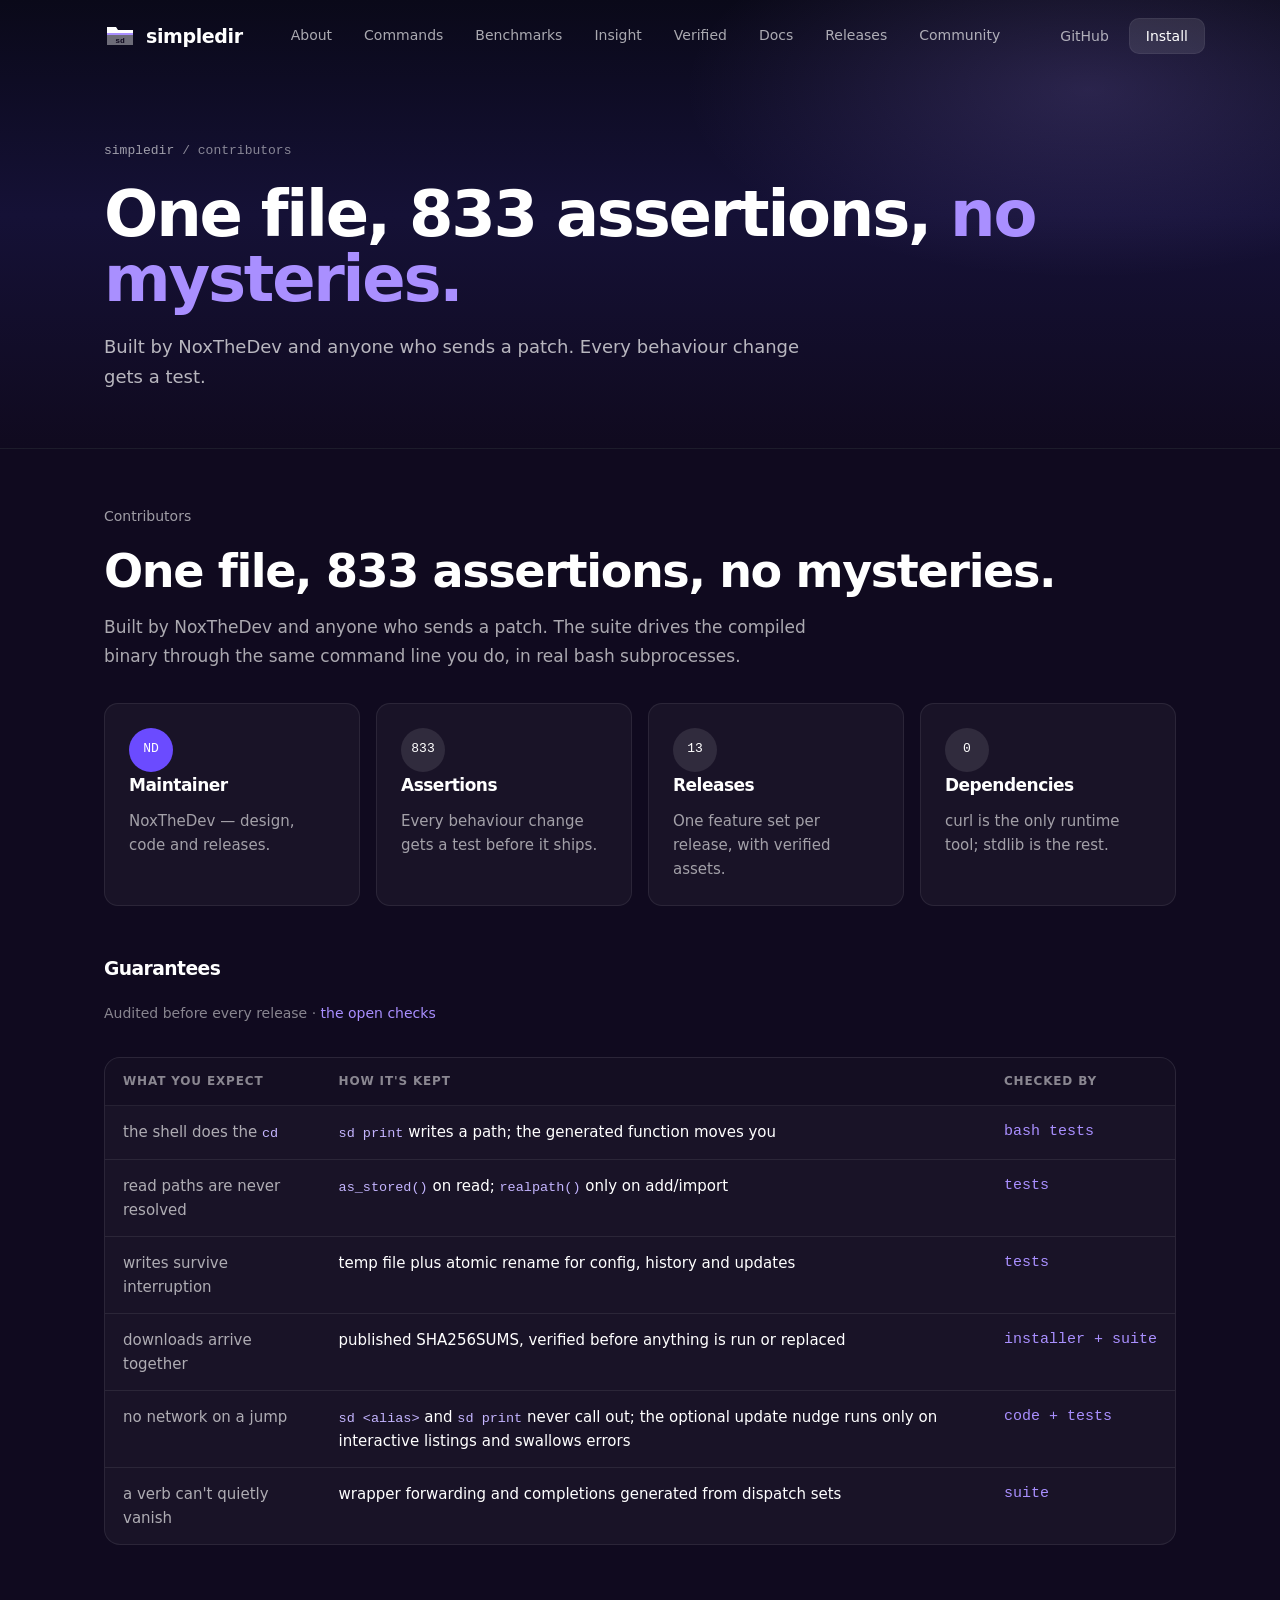
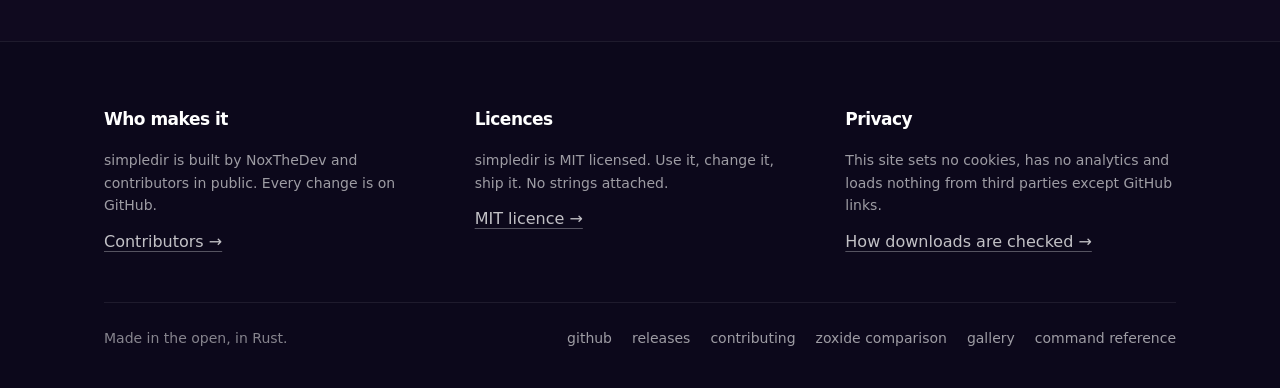
<file: docs/contributors.html>
<!doctype html>
<html lang="en">
<head>
<meta charset="utf-8">
<meta name="viewport" content="width=device-width, initial-scale=1">
<title>Contributors — simpledir</title>
<meta name="description" content="Maintainer, assertion count and release guarantees.">
<meta name="theme-color" content="#100a1f">
<meta name="color-scheme" content="dark">
<link rel="icon" href="data:image/svg+xml,<svg xmlns='http://www.w3.org/2000/svg' viewBox='0 0 100 100'><rect width='100' height='100' rx='24' fill='%23100a1f'/><text x='50' y='72' font-size='58' font-family='monospace' font-weight='700' fill='%23a98fff' text-anchor='middle'>sd</text></svg>">
<link rel="stylesheet" href="site.css">
<script src="site.js" defer></script>
</head>
<body>
<header class="topbar" id="topbar">
  <div class="wrap nav">
    <a class="brand" href="index.html" aria-label="simpledir home">
      <svg viewBox="0 0 32 32" aria-hidden="true">
        <path fill="#fff" d="M3 7h9l2 3h15v4H3z"/>
        <path fill="rgba(255,255,255,.4)" d="M3 14h26v11H3z"/>
        <path fill="#a98fff" d="M3 13h26v2H3z"/>
        <text x="16" y="23" font-family="monospace" font-size="8" font-weight="700" fill="#100a1f" text-anchor="middle">sd</text>
      </svg>
      <span class="brand-name">simpledir</span>
    </a>
    <nav class="nav-links" aria-label="Main">
      <a href="about.html" data-page="about.html" aria-label="About page">About</a>
      <a href="commands.html" data-page="commands.html" aria-label="Commands page">Commands</a>
      <a href="benchmarks.html" data-page="benchmarks.html" aria-label="Benchmarks page">Benchmarks</a>
      <a href="insight.html" data-page="insight.html" aria-label="Insight page">Insight</a>
      <a href="verified.html" data-page="verified.html" aria-label="Verified page">Verified</a>
      <a href="install.html" data-page="install.html" aria-label="Docs page">Docs</a>
      <a href="releases.html" data-page="releases.html" aria-label="Releases page">Releases</a>
      <a href="community.html" data-page="community.html" aria-label="Community page">Community</a>
    </nav>
    <div class="nav-actions">
      <a class="nav-github" href="https://github.com/noxthedevwindev-greatest/simpledir" target="_blank" rel="noopener">GitHub</a>
      <a class="nav-cta" href="install.html">Install</a>
      <details class="mobile-menu" id="mobile-menu">
        <summary aria-label="Open the menu"><svg width="18" height="18" viewBox="0 0 24 24" fill="none" stroke="currentColor" stroke-width="1.75" stroke-linecap="round" aria-hidden="true"><path d="M4 7h16M4 12h16M4 17h16"/></svg></summary>
        <ul>
          <li><a href="index.html" data-page="index.html">Home</a></li>
          <li><a href="about.html" data-page="about.html">About</a></li>
          <li><a href="commands.html" data-page="commands.html">Commands</a></li>
          <li><a href="benchmarks.html" data-page="benchmarks.html">Benchmarks</a></li>
          <li><a href="insight.html" data-page="insight.html">Insight</a></li>
          <li><a href="zoxide.html" data-page="zoxide.html">zoxide</a></li>
          <li><a href="verified.html" data-page="verified.html">Verified</a></li>
          <li><a href="install.html" data-page="install.html">Install</a></li>
          <li><a href="releases.html" data-page="releases.html">Releases</a></li>
          <li><a href="community.html" data-page="community.html">Community</a></li>
          <li><a href="gallery.html" data-page="gallery.html">Gallery</a></li>
          <li><a href="contributors.html" data-page="contributors.html">Contributors</a></li>
        </ul>
      </details>
    </div>
  </div>
</header>
<main>
  <section class="page-intro">
    <div class="wrap">
      <span class="crumb"><a href="index.html">simpledir</a> / contributors</span>
      <h1>One file, 833 assertions, <span class="accent">no mysteries.</span></h1>
      <p class="lede">Built by NoxTheDev and anyone who sends a patch. Every behaviour change gets a test.</p>
    </div>
  </section>
  <section class="page">
    <div class="wrap">
      <p class="section-label">Contributors</p>
      <h2 class="section-title">One file, 833 assertions, no mysteries.</h2>
      <p class="section-intro">Built by NoxTheDev and anyone who sends a patch. The suite drives the compiled binary through the same command line you do, in real bash subprocesses.</p>
      <div class="people-grid">
        <div class="person accent"><span class="avatar">ND</span><h3>Maintainer</h3><p>NoxTheDev — design, code and releases.</p></div>
        <div class="person"><span class="avatar">833</span><h3>Assertions</h3><p>Every behaviour change gets a test before it ships.</p></div>
        <div class="person"><span class="avatar">13</span><h3>Releases</h3><p>One feature set per release, with verified assets.</p></div>
        <div class="person"><span class="avatar">0</span><h3>Dependencies</h3><p>curl is the only runtime tool; stdlib is the rest.</p></div>
      </div>
      <h3 style="margin-top:48px">Guarantees</h3>
      <p class="parity-note">Audited before every release · <a href="https://github.com/noxthedevwindev-greatest/simpledir/actions" target="_blank" rel="noopener">the open checks</a></p>
      <div class="table-scroll">
        <table>
          <thead><tr><th>what you expect</th><th>how it's kept</th><th>checked by</th></tr></thead>
          <tbody>
            <tr><td class="dim">the shell does the <code>cd</code></td><td><code>sd print</code> writes a path; the generated function moves you</td><td class="num">bash tests</td></tr>
            <tr><td class="dim">read paths are never resolved</td><td><code>as_stored()</code> on read; <code>realpath()</code> only on add/import</td><td class="num">tests</td></tr>
            <tr><td class="dim">writes survive interruption</td><td>temp file plus atomic rename for config, history and updates</td><td class="num">tests</td></tr>
            <tr><td class="dim">downloads arrive together</td><td>published SHA256SUMS, verified before anything is run or replaced</td><td class="num">installer + suite</td></tr>
            <tr><td class="dim">no network on a jump</td><td><code>sd &lt;alias&gt;</code> and <code>sd print</code> never call out; the optional update nudge runs only on interactive listings and swallows errors</td><td class="num">code + tests</td></tr>
            <tr><td class="dim">a verb can't quietly vanish</td><td>wrapper forwarding and completions generated from dispatch sets</td><td class="num">suite</td></tr>
          </tbody>
        </table>
      </div>
    </div>
  </section>
</main>
<footer>
  <div class="wrap">
    <div class="foot-grid">
      <div>
        <h3>Who makes it</h3>
        <p>simpledir is built by NoxTheDev and contributors in public. Every change is on GitHub.</p>
        <a href="contributors.html">Contributors →</a>
      </div>
      <div>
        <h3>Licences</h3>
        <p>simpledir is MIT licensed. Use it, change it, ship it. No strings attached.</p>
        <a href="https://github.com/noxthedevwindev-greatest/simpledir/blob/main/LICENSE" target="_blank" rel="noopener">MIT licence →</a>
      </div>
      <div>
        <h3>Privacy</h3>
        <p>This site sets no cookies, has no analytics and loads nothing from third parties except GitHub links.</p>
        <a href="verified.html">How downloads are checked →</a>
      </div>
    </div>
    <div class="foot-end">
      <p>Made in the open, in Rust.</p>
      <nav>
        <a href="https://github.com/noxthedevwindev-greatest/simpledir" target="_blank" rel="noopener">github</a>
        <a href="releases.html">releases</a>
        <a href="https://github.com/noxthedevwindev-greatest/simpledir/blob/main/AGENTS.md" target="_blank" rel="noopener">contributing</a>
        <a href="zoxide.html">zoxide comparison</a>
        <a href="gallery.html">gallery</a>
        <a href="commands.html">command reference</a>
      </nav>
    </div>
  </div>
</footer>
</body>
</html>
</file>
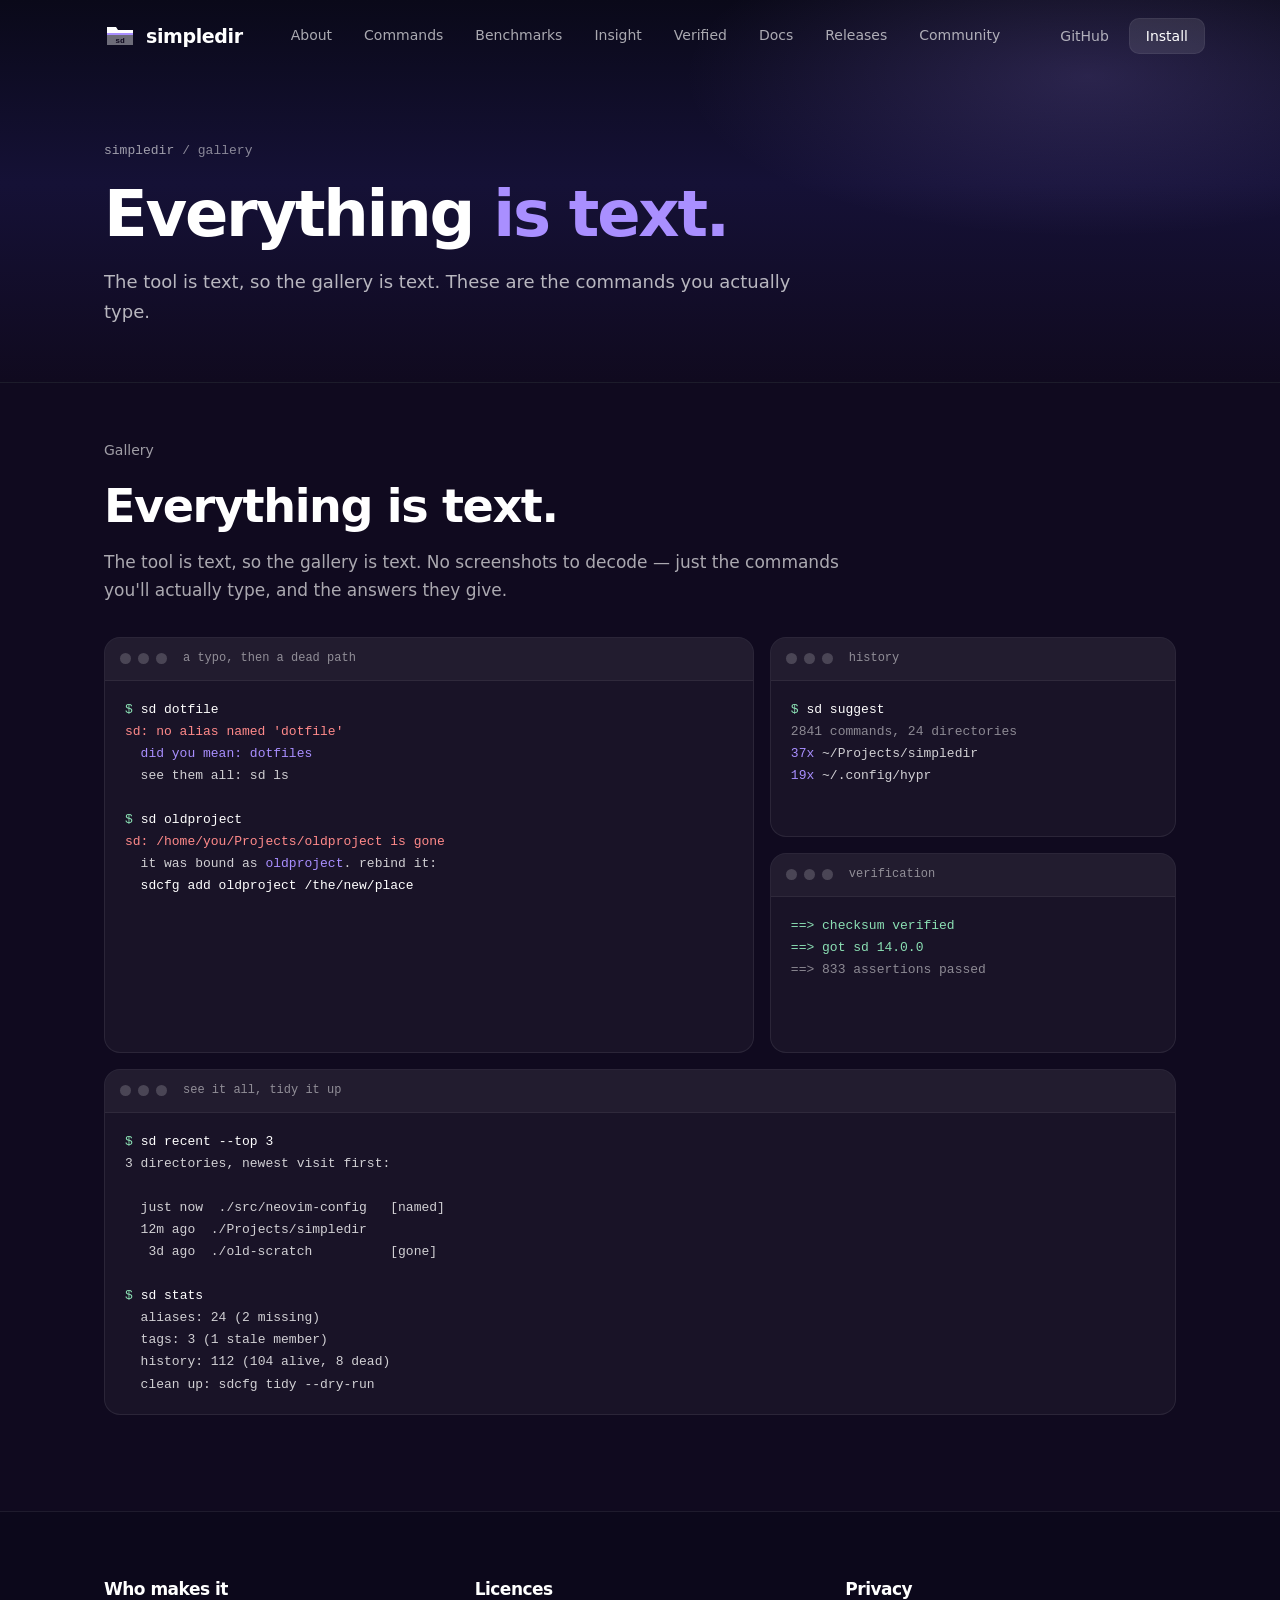
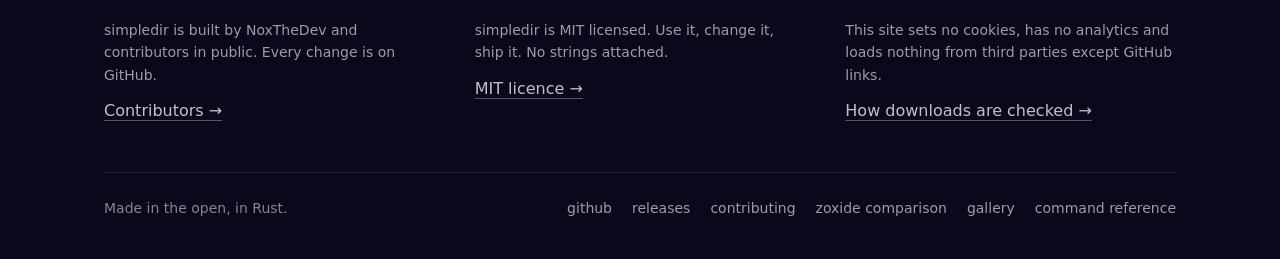
<file: docs/gallery.html>
<!doctype html>
<html lang="en">
<head>
<meta charset="utf-8">
<meta name="viewport" content="width=device-width, initial-scale=1">
<title>Gallery — simpledir</title>
<meta name="description" content="Terminal examples: typo suggestions, history mining and cleanup.">
<meta name="theme-color" content="#100a1f">
<meta name="color-scheme" content="dark">
<link rel="icon" href="data:image/svg+xml,<svg xmlns='http://www.w3.org/2000/svg' viewBox='0 0 100 100'><rect width='100' height='100' rx='24' fill='%23100a1f'/><text x='50' y='72' font-size='58' font-family='monospace' font-weight='700' fill='%23a98fff' text-anchor='middle'>sd</text></svg>">
<link rel="stylesheet" href="site.css">
<script src="site.js" defer></script>
</head>
<body>
<header class="topbar" id="topbar">
  <div class="wrap nav">
    <a class="brand" href="index.html" aria-label="simpledir home">
      <svg viewBox="0 0 32 32" aria-hidden="true">
        <path fill="#fff" d="M3 7h9l2 3h15v4H3z"/>
        <path fill="rgba(255,255,255,.4)" d="M3 14h26v11H3z"/>
        <path fill="#a98fff" d="M3 13h26v2H3z"/>
        <text x="16" y="23" font-family="monospace" font-size="8" font-weight="700" fill="#100a1f" text-anchor="middle">sd</text>
      </svg>
      <span class="brand-name">simpledir</span>
    </a>
    <nav class="nav-links" aria-label="Main">
      <a href="about.html" data-page="about.html" aria-label="About page">About</a>
      <a href="commands.html" data-page="commands.html" aria-label="Commands page">Commands</a>
      <a href="benchmarks.html" data-page="benchmarks.html" aria-label="Benchmarks page">Benchmarks</a>
      <a href="insight.html" data-page="insight.html" aria-label="Insight page">Insight</a>
      <a href="verified.html" data-page="verified.html" aria-label="Verified page">Verified</a>
      <a href="install.html" data-page="install.html" aria-label="Docs page">Docs</a>
      <a href="releases.html" data-page="releases.html" aria-label="Releases page">Releases</a>
      <a href="community.html" data-page="community.html" aria-label="Community page">Community</a>
    </nav>
    <div class="nav-actions">
      <a class="nav-github" href="https://github.com/noxthedevwindev-greatest/simpledir" target="_blank" rel="noopener">GitHub</a>
      <a class="nav-cta" href="install.html">Install</a>
      <details class="mobile-menu" id="mobile-menu">
        <summary aria-label="Open the menu"><svg width="18" height="18" viewBox="0 0 24 24" fill="none" stroke="currentColor" stroke-width="1.75" stroke-linecap="round" aria-hidden="true"><path d="M4 7h16M4 12h16M4 17h16"/></svg></summary>
        <ul>
          <li><a href="index.html" data-page="index.html">Home</a></li>
          <li><a href="about.html" data-page="about.html">About</a></li>
          <li><a href="commands.html" data-page="commands.html">Commands</a></li>
          <li><a href="benchmarks.html" data-page="benchmarks.html">Benchmarks</a></li>
          <li><a href="insight.html" data-page="insight.html">Insight</a></li>
          <li><a href="zoxide.html" data-page="zoxide.html">zoxide</a></li>
          <li><a href="verified.html" data-page="verified.html">Verified</a></li>
          <li><a href="install.html" data-page="install.html">Install</a></li>
          <li><a href="releases.html" data-page="releases.html">Releases</a></li>
          <li><a href="community.html" data-page="community.html">Community</a></li>
          <li><a href="gallery.html" data-page="gallery.html">Gallery</a></li>
          <li><a href="contributors.html" data-page="contributors.html">Contributors</a></li>
        </ul>
      </details>
    </div>
  </div>
</header>
<main>
  <section class="page-intro">
    <div class="wrap">
      <span class="crumb"><a href="index.html">simpledir</a> / gallery</span>
      <h1>Everything <span class="accent">is text.</span></h1>
      <p class="lede">The tool is text, so the gallery is text. These are the commands you actually type.</p>
    </div>
  </section>
  <section class="page">
    <div class="wrap">
      <p class="section-label">Gallery</p>
      <h2 class="section-title">Everything is text.</h2>
      <p class="section-intro">The tool is text, so the gallery is text. No screenshots to decode — just the commands you'll actually type, and the answers they give.</p>
      <div class="gallery-grid">
        <div class="gallery-panel large">
          <div class="terminal">
            <div class="term-bar"><span class="dot"></span><span class="dot"></span><span class="dot"></span><span class="term-title">a typo, then a dead path</span></div>
<pre><span class="p">$</span> <span class="c">sd dotfile</span>
<span class="err">sd: no alias named 'dotfile'</span>
  <span class="hi">did you mean: dotfiles</span>
  see them all: sd ls

<span class="p">$</span> <span class="c">sd oldproject</span>
<span class="err">sd: /home/you/Projects/oldproject is gone</span>
  it was bound as <span class="hi">oldproject</span>. rebind it:
  <span class="c">sdcfg add oldproject /the/new/place</span></pre>
          </div>
        </div>
        <div class="gallery-panel small">
          <div class="terminal">
            <div class="term-bar"><span class="dot"></span><span class="dot"></span><span class="dot"></span><span class="term-title">history</span></div>
<pre><span class="p">$</span> <span class="c">sd suggest</span>
<span class="o">2841 commands, 24 directories</span>
<span class="hi">37x</span> ~/Projects/simpledir
<span class="hi">19x</span> ~/.config/hypr</pre>
          </div>
        </div>
        <div class="gallery-panel small">
          <div class="terminal">
            <div class="term-bar"><span class="dot"></span><span class="dot"></span><span class="dot"></span><span class="term-title">verification</span></div>
<pre><span class="ok">==> checksum verified</span>
<span class="ok">==> got sd 14.0.0</span>
<span class="o">==> 833 assertions passed</span></pre>
          </div>
        </div>
        <div class="gallery-panel wide">
          <div class="terminal">
            <div class="term-bar"><span class="dot"></span><span class="dot"></span><span class="dot"></span><span class="term-title">see it all, tidy it up</span></div>
<pre><span class="p">$</span> <span class="c">sd recent --top 3</span>
3 directories, newest visit first:

  just now  ./src/neovim-config   [named]
  12m ago  ./Projects/simpledir
   3d ago  ./old-scratch          [gone]

<span class="p">$</span> <span class="c">sd stats</span>
  aliases: 24 (2 missing)
  tags: 3 (1 stale member)
  history: 112 (104 alive, 8 dead)
  clean up: sdcfg tidy --dry-run</pre>
          </div>
        </div>
      </div>
    </div>
  </section>
</main>
<footer>
  <div class="wrap">
    <div class="foot-grid">
      <div>
        <h3>Who makes it</h3>
        <p>simpledir is built by NoxTheDev and contributors in public. Every change is on GitHub.</p>
        <a href="contributors.html">Contributors →</a>
      </div>
      <div>
        <h3>Licences</h3>
        <p>simpledir is MIT licensed. Use it, change it, ship it. No strings attached.</p>
        <a href="https://github.com/noxthedevwindev-greatest/simpledir/blob/main/LICENSE" target="_blank" rel="noopener">MIT licence →</a>
      </div>
      <div>
        <h3>Privacy</h3>
        <p>This site sets no cookies, has no analytics and loads nothing from third parties except GitHub links.</p>
        <a href="verified.html">How downloads are checked →</a>
      </div>
    </div>
    <div class="foot-end">
      <p>Made in the open, in Rust.</p>
      <nav>
        <a href="https://github.com/noxthedevwindev-greatest/simpledir" target="_blank" rel="noopener">github</a>
        <a href="releases.html">releases</a>
        <a href="https://github.com/noxthedevwindev-greatest/simpledir/blob/main/AGENTS.md" target="_blank" rel="noopener">contributing</a>
        <a href="zoxide.html">zoxide comparison</a>
        <a href="gallery.html">gallery</a>
        <a href="commands.html">command reference</a>
      </nav>
    </div>
  </div>
</footer>
</body>
</html>
</file>
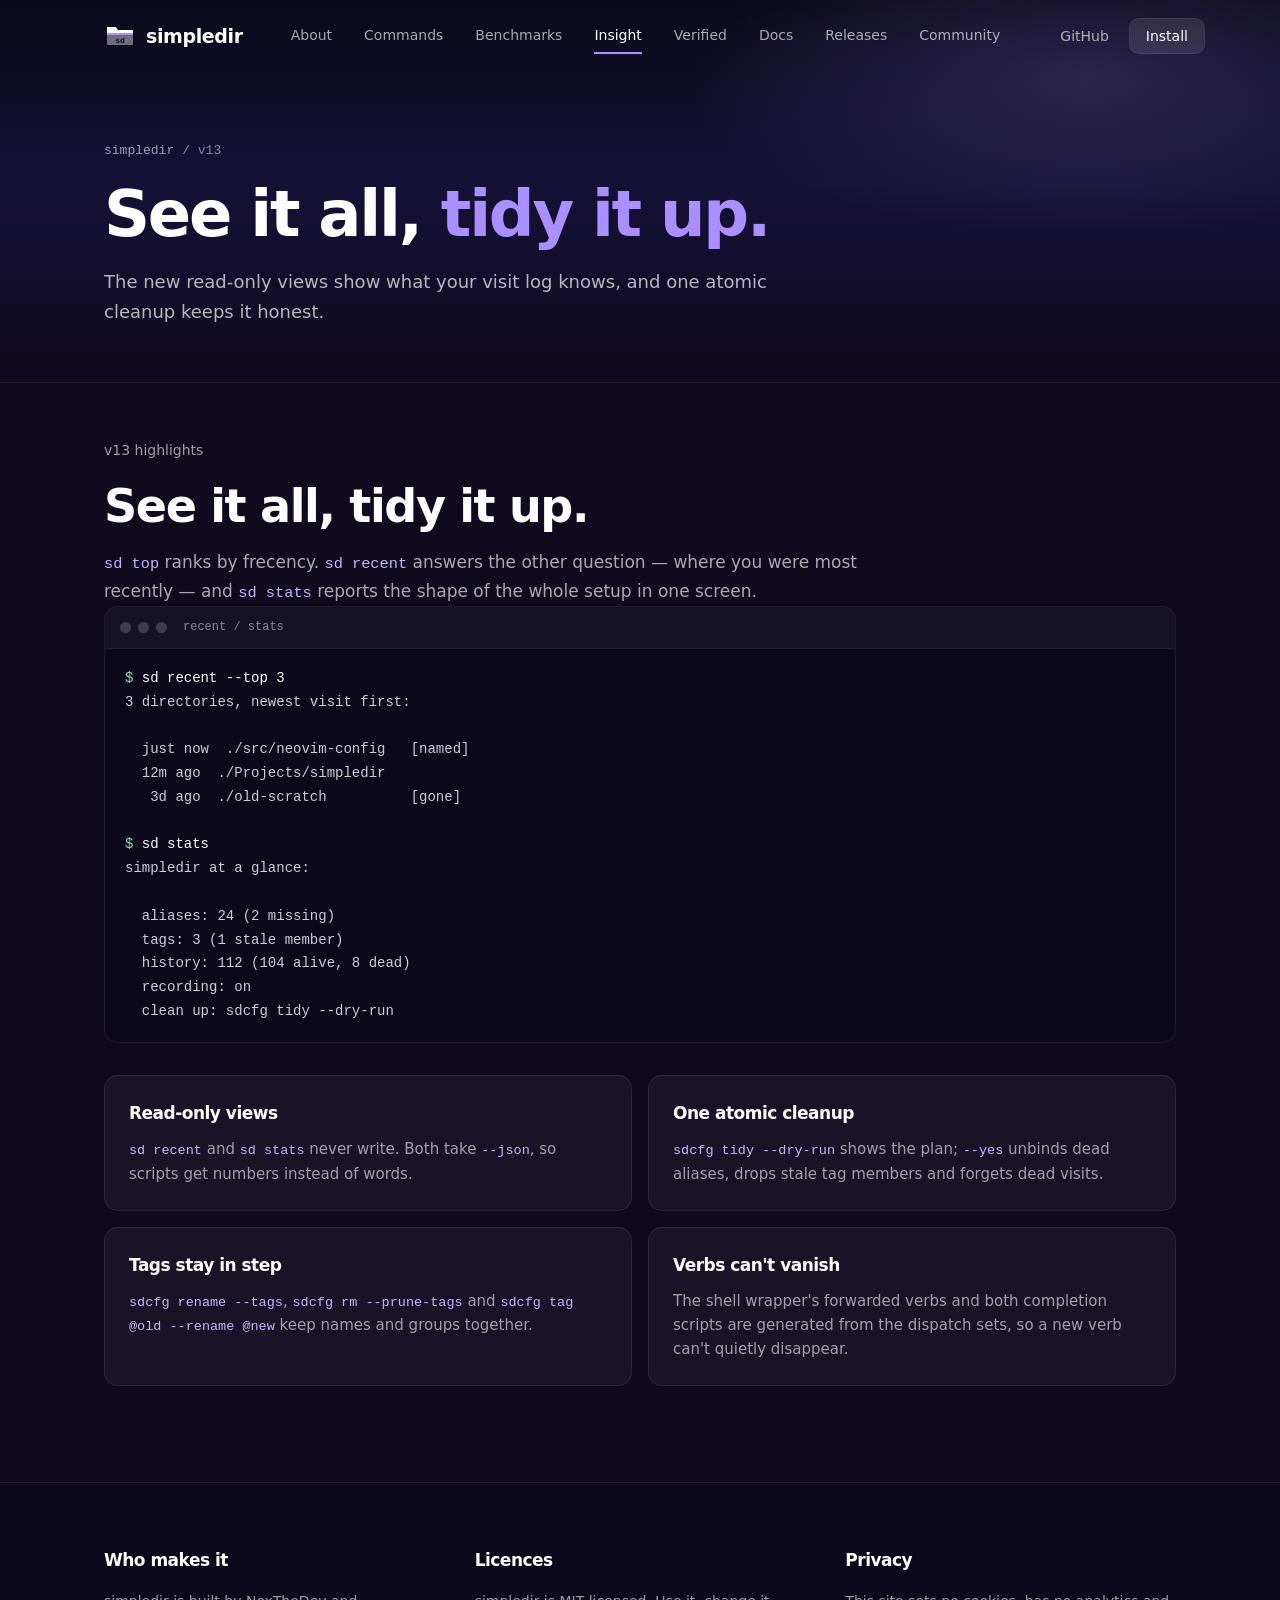
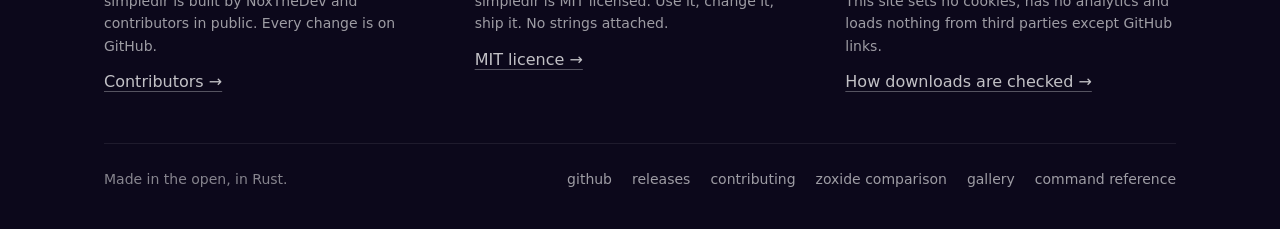
<file: docs/insight.html>
<!doctype html>
<html lang="en">
<head>
<meta charset="utf-8">
<meta name="viewport" content="width=device-width, initial-scale=1">
<title>Insight — simpledir</title>
<meta name="description" content="sd recent, sd stats, sdcfg tidy and tag-aware renames.">
<meta name="theme-color" content="#100a1f">
<meta name="color-scheme" content="dark">
<link rel="icon" href="data:image/svg+xml,<svg xmlns='http://www.w3.org/2000/svg' viewBox='0 0 100 100'><rect width='100' height='100' rx='24' fill='%23100a1f'/><text x='50' y='72' font-size='58' font-family='monospace' font-weight='700' fill='%23a98fff' text-anchor='middle'>sd</text></svg>">
<link rel="stylesheet" href="site.css">
<script src="site.js" defer></script>
</head>
<body>
<header class="topbar" id="topbar">
  <div class="wrap nav">
    <a class="brand" href="index.html" aria-label="simpledir home">
      <svg viewBox="0 0 32 32" aria-hidden="true">
        <path fill="#fff" d="M3 7h9l2 3h15v4H3z"/>
        <path fill="rgba(255,255,255,.4)" d="M3 14h26v11H3z"/>
        <path fill="#a98fff" d="M3 13h26v2H3z"/>
        <text x="16" y="23" font-family="monospace" font-size="8" font-weight="700" fill="#100a1f" text-anchor="middle">sd</text>
      </svg>
      <span class="brand-name">simpledir</span>
    </a>
    <nav class="nav-links" aria-label="Main">
      <a href="about.html" data-page="about.html" aria-label="About page">About</a>
      <a href="commands.html" data-page="commands.html" aria-label="Commands page">Commands</a>
      <a href="benchmarks.html" data-page="benchmarks.html" aria-label="Benchmarks page">Benchmarks</a>
      <a href="insight.html" data-page="insight.html" aria-label="Insight page">Insight</a>
      <a href="verified.html" data-page="verified.html" aria-label="Verified page">Verified</a>
      <a href="install.html" data-page="install.html" aria-label="Docs page">Docs</a>
      <a href="releases.html" data-page="releases.html" aria-label="Releases page">Releases</a>
      <a href="community.html" data-page="community.html" aria-label="Community page">Community</a>
    </nav>
    <div class="nav-actions">
      <a class="nav-github" href="https://github.com/noxthedevwindev-greatest/simpledir" target="_blank" rel="noopener">GitHub</a>
      <a class="nav-cta" href="install.html">Install</a>
      <details class="mobile-menu" id="mobile-menu">
        <summary aria-label="Open the menu"><svg width="18" height="18" viewBox="0 0 24 24" fill="none" stroke="currentColor" stroke-width="1.75" stroke-linecap="round" aria-hidden="true"><path d="M4 7h16M4 12h16M4 17h16"/></svg></summary>
        <ul>
          <li><a href="index.html" data-page="index.html">Home</a></li>
          <li><a href="about.html" data-page="about.html">About</a></li>
          <li><a href="commands.html" data-page="commands.html">Commands</a></li>
          <li><a href="benchmarks.html" data-page="benchmarks.html">Benchmarks</a></li>
          <li><a href="insight.html" data-page="insight.html">Insight</a></li>
          <li><a href="zoxide.html" data-page="zoxide.html">zoxide</a></li>
          <li><a href="verified.html" data-page="verified.html">Verified</a></li>
          <li><a href="install.html" data-page="install.html">Install</a></li>
          <li><a href="releases.html" data-page="releases.html">Releases</a></li>
          <li><a href="community.html" data-page="community.html">Community</a></li>
          <li><a href="gallery.html" data-page="gallery.html">Gallery</a></li>
          <li><a href="contributors.html" data-page="contributors.html">Contributors</a></li>
        </ul>
      </details>
    </div>
  </div>
</header>
<main>
  <section class="page-intro">
    <div class="wrap">
      <span class="crumb"><a href="index.html">simpledir</a> / v13</span>
      <h1>See it all, <span class="accent">tidy it up.</span></h1>
      <p class="lede">The new read-only views show what your visit log knows, and one atomic cleanup keeps it honest.</p>
    </div>
  </section>
  <section class="page">
    <div class="wrap">
      <p class="section-label">v13 highlights</p>
      <h2 class="section-title">See it all, tidy it up.</h2>
      <p class="section-intro"><code>sd top</code> ranks by frecency. <code>sd recent</code> answers the other question — where you were most recently — and <code>sd stats</code> reports the shape of the whole setup in one screen.</p>
      <div class="terminal">
        <div class="term-bar"><span class="dot"></span><span class="dot"></span><span class="dot"></span><span class="term-title">recent / stats</span></div>
<pre><span class="p">$</span> <span class="c">sd recent --top 3</span>
3 directories, newest visit first:

  just now  ./src/neovim-config   [named]
  12m ago  ./Projects/simpledir
   3d ago  ./old-scratch          [gone]

<span class="p">$</span> <span class="c">sd stats</span>
simpledir at a glance:

  aliases: 24 (2 missing)
  tags: 3 (1 stale member)
  history: 112 (104 alive, 8 dead)
  recording: on
  clean up: sdcfg tidy --dry-run</pre>
      </div>
      <div class="grid-2">
        <div class="card"><h3>Read-only views</h3><p><code>sd recent</code> and <code>sd stats</code> never write. Both take <code>--json</code>, so scripts get numbers instead of words.</p></div>
        <div class="card"><h3>One atomic cleanup</h3><p><code>sdcfg tidy --dry-run</code> shows the plan; <code>--yes</code> unbinds dead aliases, drops stale tag members and forgets dead visits.</p></div>
        <div class="card"><h3>Tags stay in step</h3><p><code>sdcfg rename --tags</code>, <code>sdcfg rm --prune-tags</code> and <code>sdcfg tag @old --rename @new</code> keep names and groups together.</p></div>
        <div class="card"><h3>Verbs can't vanish</h3><p>The shell wrapper's forwarded verbs and both completion scripts are generated from the dispatch sets, so a new verb can't quietly disappear.</p></div>
      </div>
    </div>
  </section>
</main>
<footer>
  <div class="wrap">
    <div class="foot-grid">
      <div>
        <h3>Who makes it</h3>
        <p>simpledir is built by NoxTheDev and contributors in public. Every change is on GitHub.</p>
        <a href="contributors.html">Contributors →</a>
      </div>
      <div>
        <h3>Licences</h3>
        <p>simpledir is MIT licensed. Use it, change it, ship it. No strings attached.</p>
        <a href="https://github.com/noxthedevwindev-greatest/simpledir/blob/main/LICENSE" target="_blank" rel="noopener">MIT licence →</a>
      </div>
      <div>
        <h3>Privacy</h3>
        <p>This site sets no cookies, has no analytics and loads nothing from third parties except GitHub links.</p>
        <a href="verified.html">How downloads are checked →</a>
      </div>
    </div>
    <div class="foot-end">
      <p>Made in the open, in Rust.</p>
      <nav>
        <a href="https://github.com/noxthedevwindev-greatest/simpledir" target="_blank" rel="noopener">github</a>
        <a href="releases.html">releases</a>
        <a href="https://github.com/noxthedevwindev-greatest/simpledir/blob/main/AGENTS.md" target="_blank" rel="noopener">contributing</a>
        <a href="zoxide.html">zoxide comparison</a>
        <a href="gallery.html">gallery</a>
        <a href="commands.html">command reference</a>
      </nav>
    </div>
  </div>
</footer>
</body>
</html>
</file>
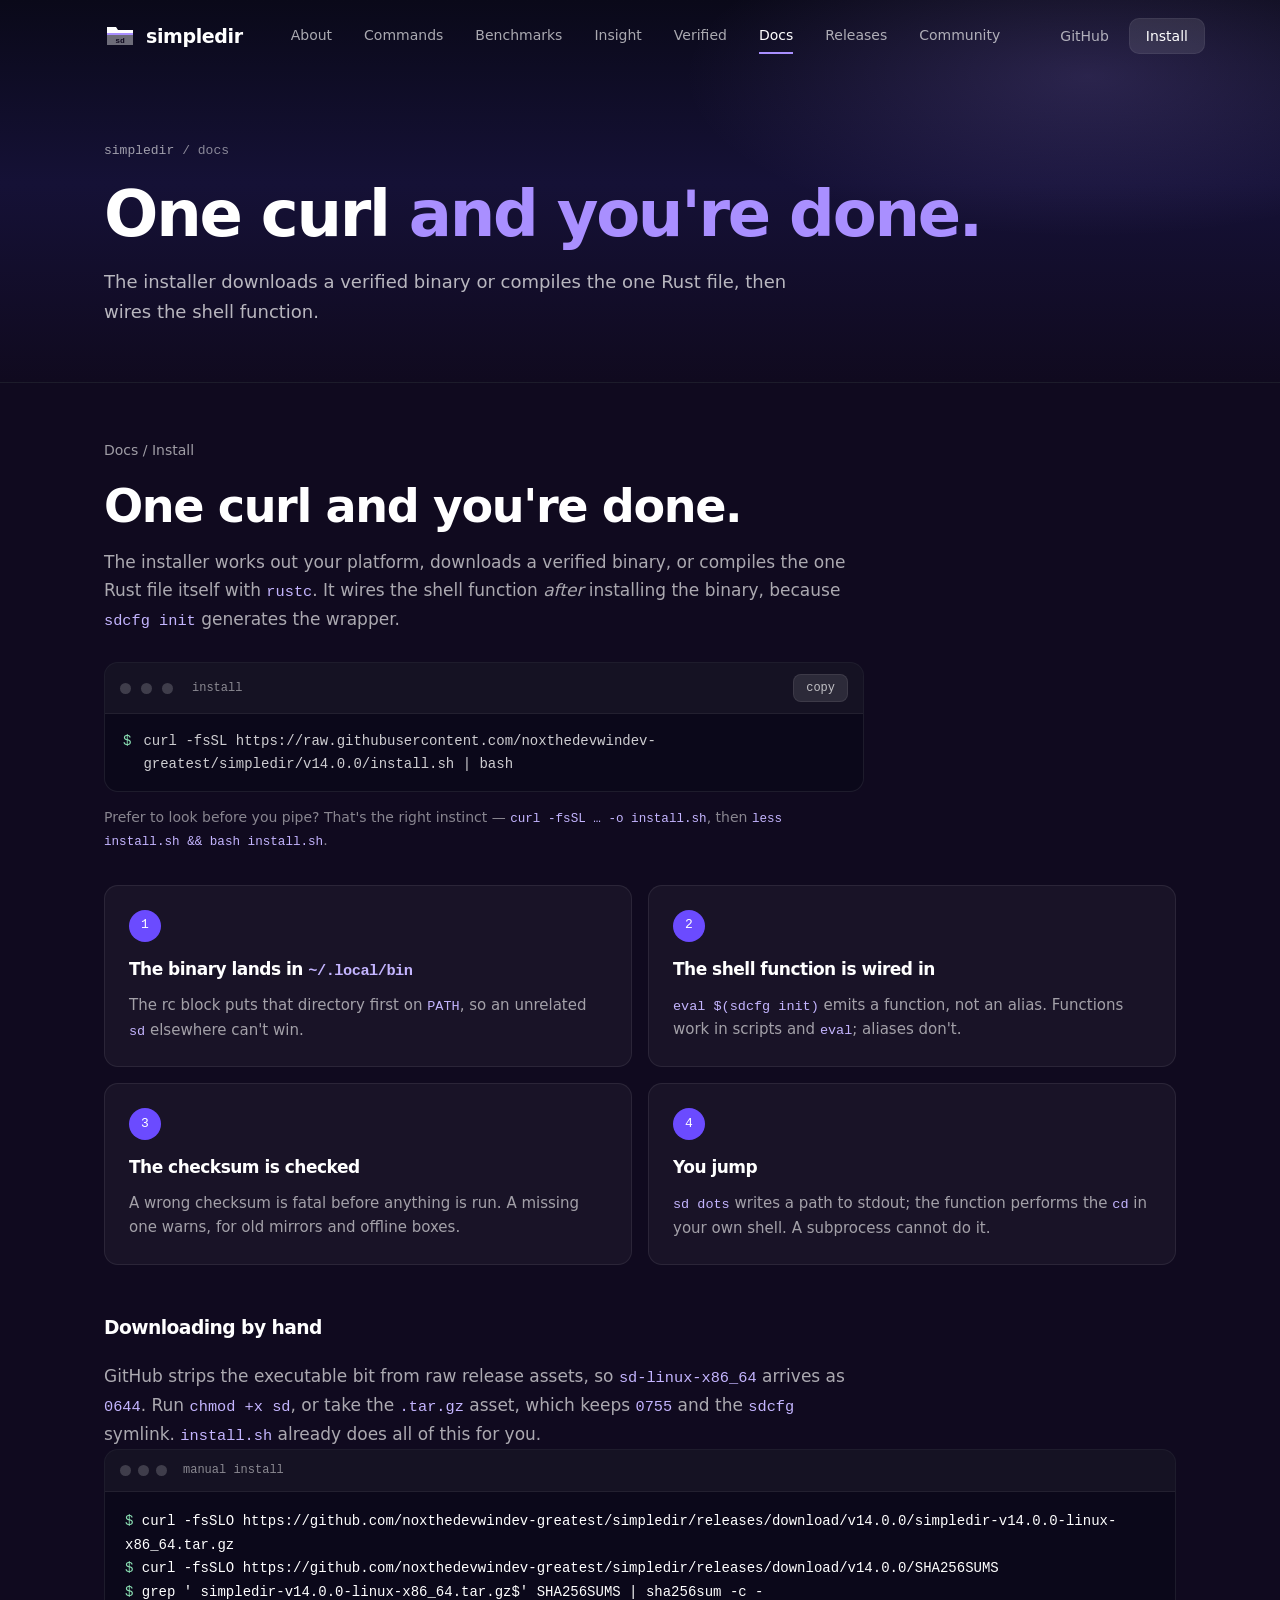
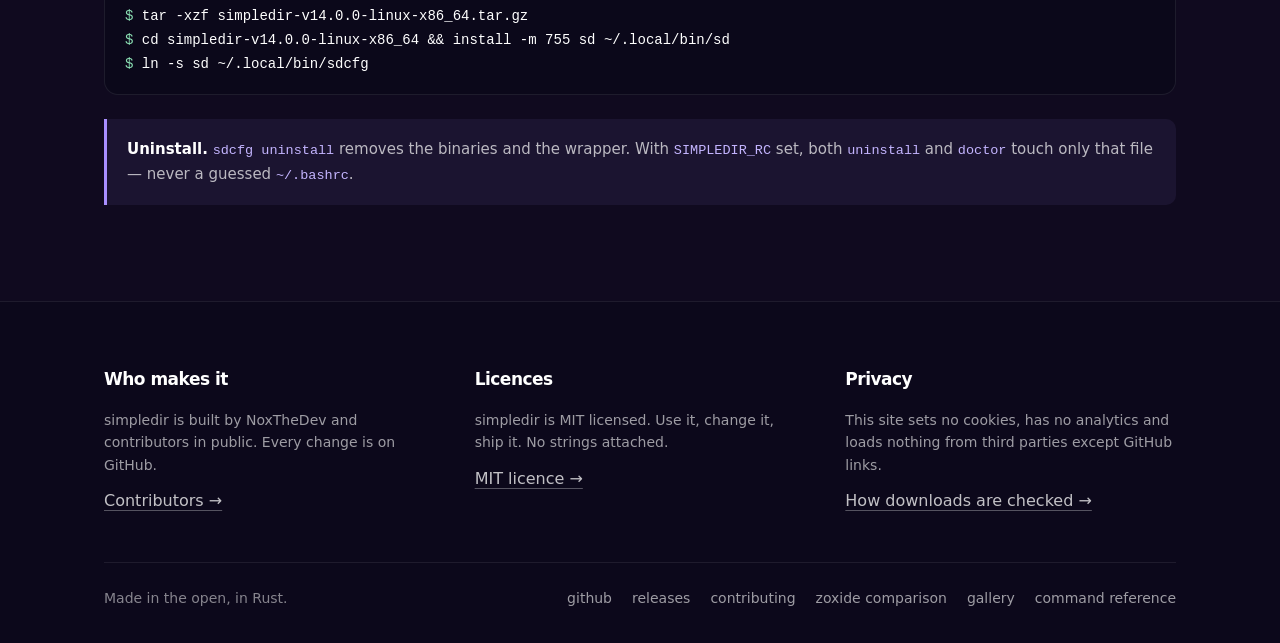
<file: docs/install.html>
<!doctype html>
<html lang="en">
<head>
<meta charset="utf-8">
<meta name="viewport" content="width=device-width, initial-scale=1">
<title>Install — simpledir</title>
<meta name="description" content="One curl, verified downloads and the shell wrapper that performs cd.">
<meta name="theme-color" content="#100a1f">
<meta name="color-scheme" content="dark">
<link rel="icon" href="data:image/svg+xml,<svg xmlns='http://www.w3.org/2000/svg' viewBox='0 0 100 100'><rect width='100' height='100' rx='24' fill='%23100a1f'/><text x='50' y='72' font-size='58' font-family='monospace' font-weight='700' fill='%23a98fff' text-anchor='middle'>sd</text></svg>">
<link rel="stylesheet" href="site.css">
<script src="site.js" defer></script>
</head>
<body>
<header class="topbar" id="topbar">
  <div class="wrap nav">
    <a class="brand" href="index.html" aria-label="simpledir home">
      <svg viewBox="0 0 32 32" aria-hidden="true">
        <path fill="#fff" d="M3 7h9l2 3h15v4H3z"/>
        <path fill="rgba(255,255,255,.4)" d="M3 14h26v11H3z"/>
        <path fill="#a98fff" d="M3 13h26v2H3z"/>
        <text x="16" y="23" font-family="monospace" font-size="8" font-weight="700" fill="#100a1f" text-anchor="middle">sd</text>
      </svg>
      <span class="brand-name">simpledir</span>
    </a>
    <nav class="nav-links" aria-label="Main">
      <a href="about.html" data-page="about.html" aria-label="About page">About</a>
      <a href="commands.html" data-page="commands.html" aria-label="Commands page">Commands</a>
      <a href="benchmarks.html" data-page="benchmarks.html" aria-label="Benchmarks page">Benchmarks</a>
      <a href="insight.html" data-page="insight.html" aria-label="Insight page">Insight</a>
      <a href="verified.html" data-page="verified.html" aria-label="Verified page">Verified</a>
      <a href="install.html" data-page="install.html" aria-label="Docs page">Docs</a>
      <a href="releases.html" data-page="releases.html" aria-label="Releases page">Releases</a>
      <a href="community.html" data-page="community.html" aria-label="Community page">Community</a>
    </nav>
    <div class="nav-actions">
      <a class="nav-github" href="https://github.com/noxthedevwindev-greatest/simpledir" target="_blank" rel="noopener">GitHub</a>
      <a class="nav-cta" href="install.html">Install</a>
      <details class="mobile-menu" id="mobile-menu">
        <summary aria-label="Open the menu"><svg width="18" height="18" viewBox="0 0 24 24" fill="none" stroke="currentColor" stroke-width="1.75" stroke-linecap="round" aria-hidden="true"><path d="M4 7h16M4 12h16M4 17h16"/></svg></summary>
        <ul>
          <li><a href="index.html" data-page="index.html">Home</a></li>
          <li><a href="about.html" data-page="about.html">About</a></li>
          <li><a href="commands.html" data-page="commands.html">Commands</a></li>
          <li><a href="benchmarks.html" data-page="benchmarks.html">Benchmarks</a></li>
          <li><a href="insight.html" data-page="insight.html">Insight</a></li>
          <li><a href="zoxide.html" data-page="zoxide.html">zoxide</a></li>
          <li><a href="verified.html" data-page="verified.html">Verified</a></li>
          <li><a href="install.html" data-page="install.html">Install</a></li>
          <li><a href="releases.html" data-page="releases.html">Releases</a></li>
          <li><a href="community.html" data-page="community.html">Community</a></li>
          <li><a href="gallery.html" data-page="gallery.html">Gallery</a></li>
          <li><a href="contributors.html" data-page="contributors.html">Contributors</a></li>
        </ul>
      </details>
    </div>
  </div>
</header>
<main>
  <section class="page-intro">
    <div class="wrap">
      <span class="crumb"><a href="index.html">simpledir</a> / docs</span>
      <h1>One curl <span class="accent">and you're done.</span></h1>
      <p class="lede">The installer downloads a verified binary or compiles the one Rust file, then wires the shell function.</p>
    </div>
  </section>
  <section class="page">
    <div class="wrap">
      <p class="section-label">Docs / Install</p>
      <h2 class="section-title">One curl and you're done.</h2>
      <p class="section-intro">The installer works out your platform, downloads a verified binary, or compiles the one Rust file itself with <code>rustc</code>. It wires the shell function <em>after</em> installing the binary, because <code>sdcfg init</code> generates the wrapper.</p>
      <div class="terminal install-panel">
        <div class="term-bar"><span class="dot"></span><span class="dot"></span><span class="dot"></span><span class="term-title">install</span><button class="copy" id="copy" type="button" aria-label="copy install command">copy</button><span class="copy-status" id="copy-status" role="status" aria-live="polite"></span></div>
        <div class="install-line"><span class="prompt" aria-hidden="true">$</span><code id="cmd">curl -fsSL https://raw.githubusercontent.com/noxthedevwindev-greatest/simpledir/v14.0.0/install.sh | bash</code></div>
      </div>
      <p class="install-note">Prefer to look before you pipe? That's the right instinct — <code>curl -fsSL … -o install.sh</code>, then <code>less install.sh &amp;&amp; bash install.sh</code>.</p>
      <div class="grid-2">
        <div class="step"><span class="n">1</span><h3>The binary lands in <code>~/.local/bin</code></h3><p>The rc block puts that directory first on <code>PATH</code>, so an unrelated <code>sd</code> elsewhere can't win.</p></div>
        <div class="step"><span class="n">2</span><h3>The shell function is wired in</h3><p><code>eval $(sdcfg init)</code> emits a function, not an alias. Functions work in scripts and <code>eval</code>; aliases don't.</p></div>
        <div class="step"><span class="n">3</span><h3>The checksum is checked</h3><p>A wrong checksum is fatal before anything is run. A missing one warns, for old mirrors and offline boxes.</p></div>
        <div class="step"><span class="n">4</span><h3>You jump</h3><p><code>sd dots</code> writes a path to stdout; the function performs the <code>cd</code> in your own shell. A subprocess cannot do it.</p></div>
      </div>
      <h3 style="margin-top:48px">Downloading by hand</h3>
      <p class="section-intro">GitHub strips the executable bit from raw release assets, so <code>sd-linux-x86_64</code> arrives as <code>0644</code>. Run <code>chmod +x sd</code>, or take the <code>.tar.gz</code> asset, which keeps <code>0755</code> and the <code>sdcfg</code> symlink. <code>install.sh</code> already does all of this for you.</p>
      <div class="terminal">
        <div class="term-bar"><span class="dot"></span><span class="dot"></span><span class="dot"></span><span class="term-title">manual install</span></div>
<pre><span class="p">$</span> <span class="c">curl -fsSLO https://github.com/noxthedevwindev-greatest/simpledir/releases/download/v14.0.0/simpledir-v14.0.0-linux-x86_64.tar.gz</span>
<span class="p">$</span> <span class="c">curl -fsSLO https://github.com/noxthedevwindev-greatest/simpledir/releases/download/v14.0.0/SHA256SUMS</span>
<span class="p">$</span> <span class="c">grep ' simpledir-v14.0.0-linux-x86_64.tar.gz$' SHA256SUMS | sha256sum -c -</span>
<span class="p">$</span> <span class="c">tar -xzf simpledir-v14.0.0-linux-x86_64.tar.gz</span>
<span class="p">$</span> <span class="c">cd simpledir-v14.0.0-linux-x86_64 &amp;&amp; install -m 755 sd ~/.local/bin/sd</span>
<span class="p">$</span> <span class="c">ln -s sd ~/.local/bin/sdcfg</span></pre>
      </div>
      <div class="callout"><strong>Uninstall.</strong> <code>sdcfg uninstall</code> removes the binaries and the wrapper. With <code>SIMPLEDIR_RC</code> set, both <code>uninstall</code> and <code>doctor</code> touch only that file — never a guessed <code>~/.bashrc</code>.</div>
    </div>
  </section>
</main>
<footer>
  <div class="wrap">
    <div class="foot-grid">
      <div>
        <h3>Who makes it</h3>
        <p>simpledir is built by NoxTheDev and contributors in public. Every change is on GitHub.</p>
        <a href="contributors.html">Contributors →</a>
      </div>
      <div>
        <h3>Licences</h3>
        <p>simpledir is MIT licensed. Use it, change it, ship it. No strings attached.</p>
        <a href="https://github.com/noxthedevwindev-greatest/simpledir/blob/main/LICENSE" target="_blank" rel="noopener">MIT licence →</a>
      </div>
      <div>
        <h3>Privacy</h3>
        <p>This site sets no cookies, has no analytics and loads nothing from third parties except GitHub links.</p>
        <a href="verified.html">How downloads are checked →</a>
      </div>
    </div>
    <div class="foot-end">
      <p>Made in the open, in Rust.</p>
      <nav>
        <a href="https://github.com/noxthedevwindev-greatest/simpledir" target="_blank" rel="noopener">github</a>
        <a href="releases.html">releases</a>
        <a href="https://github.com/noxthedevwindev-greatest/simpledir/blob/main/AGENTS.md" target="_blank" rel="noopener">contributing</a>
        <a href="zoxide.html">zoxide comparison</a>
        <a href="gallery.html">gallery</a>
        <a href="commands.html">command reference</a>
      </nav>
    </div>
  </div>
</footer>
</body>
</html>
</file>
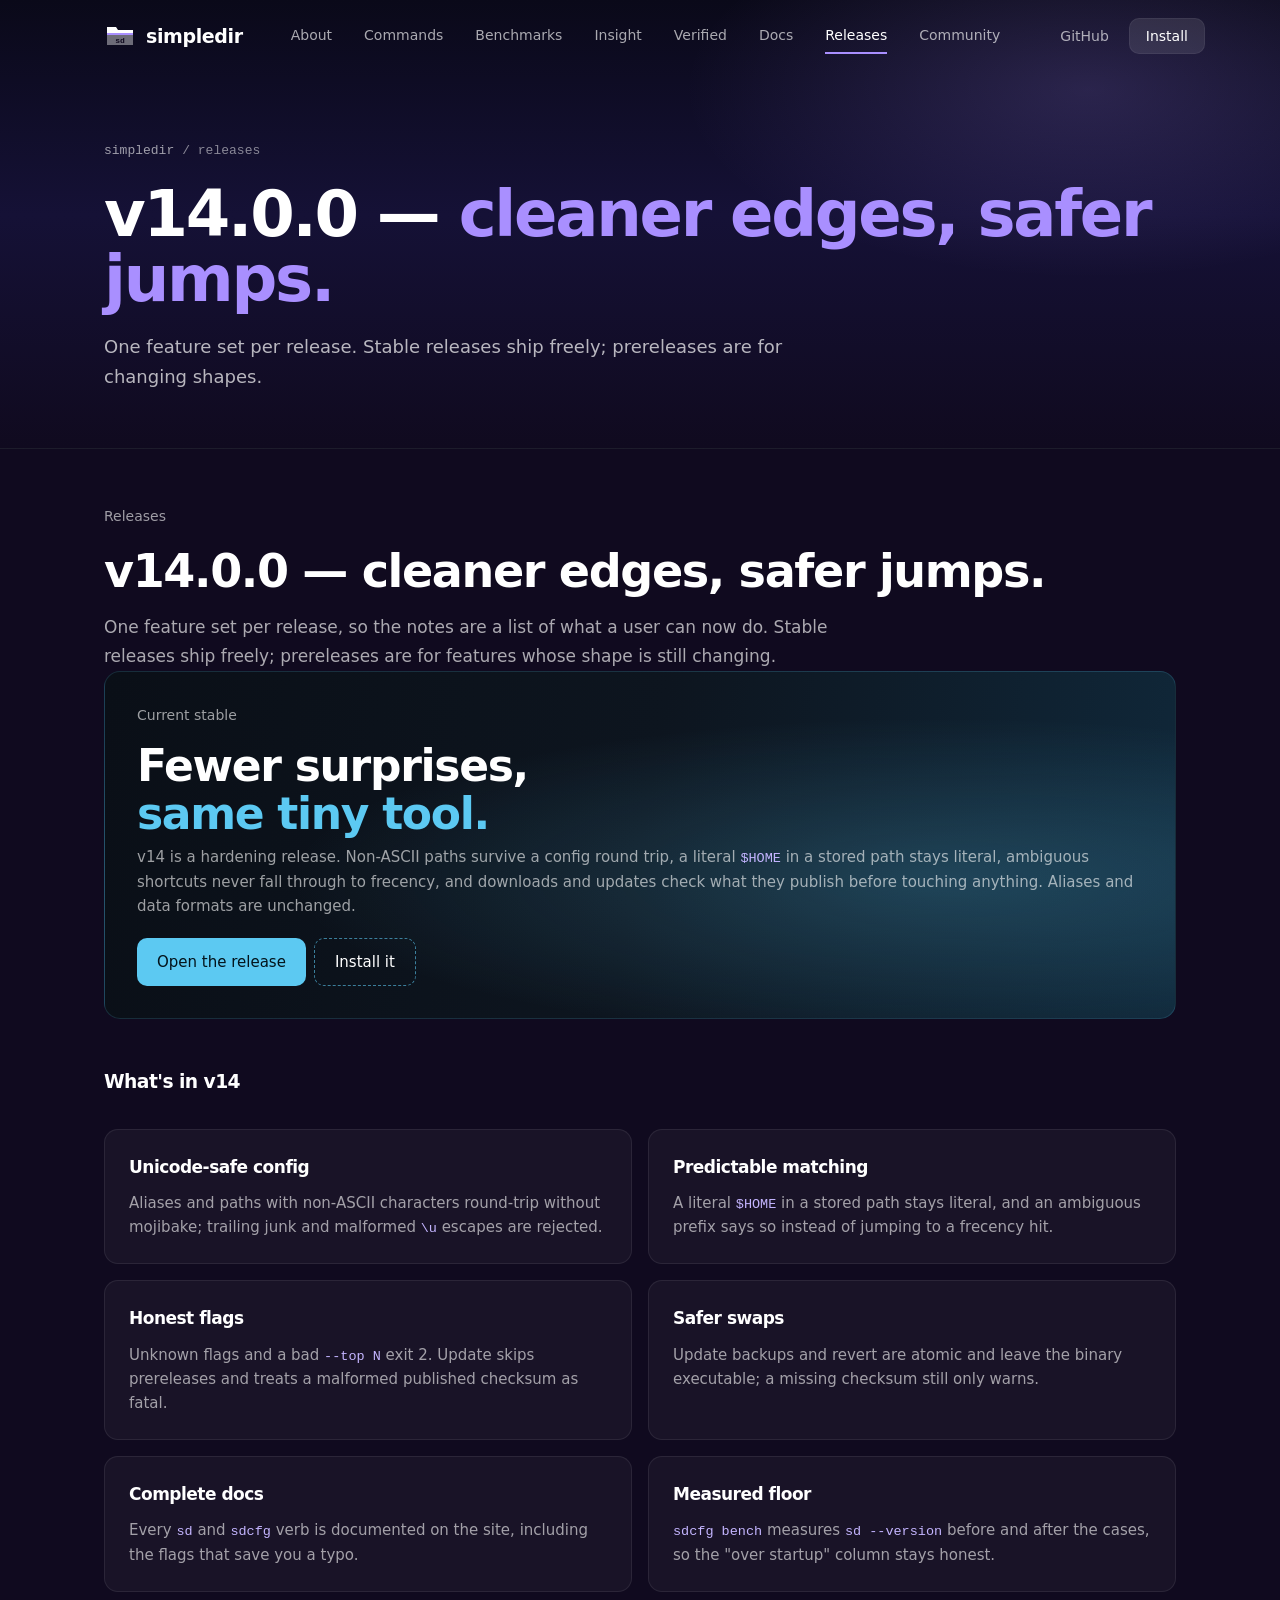
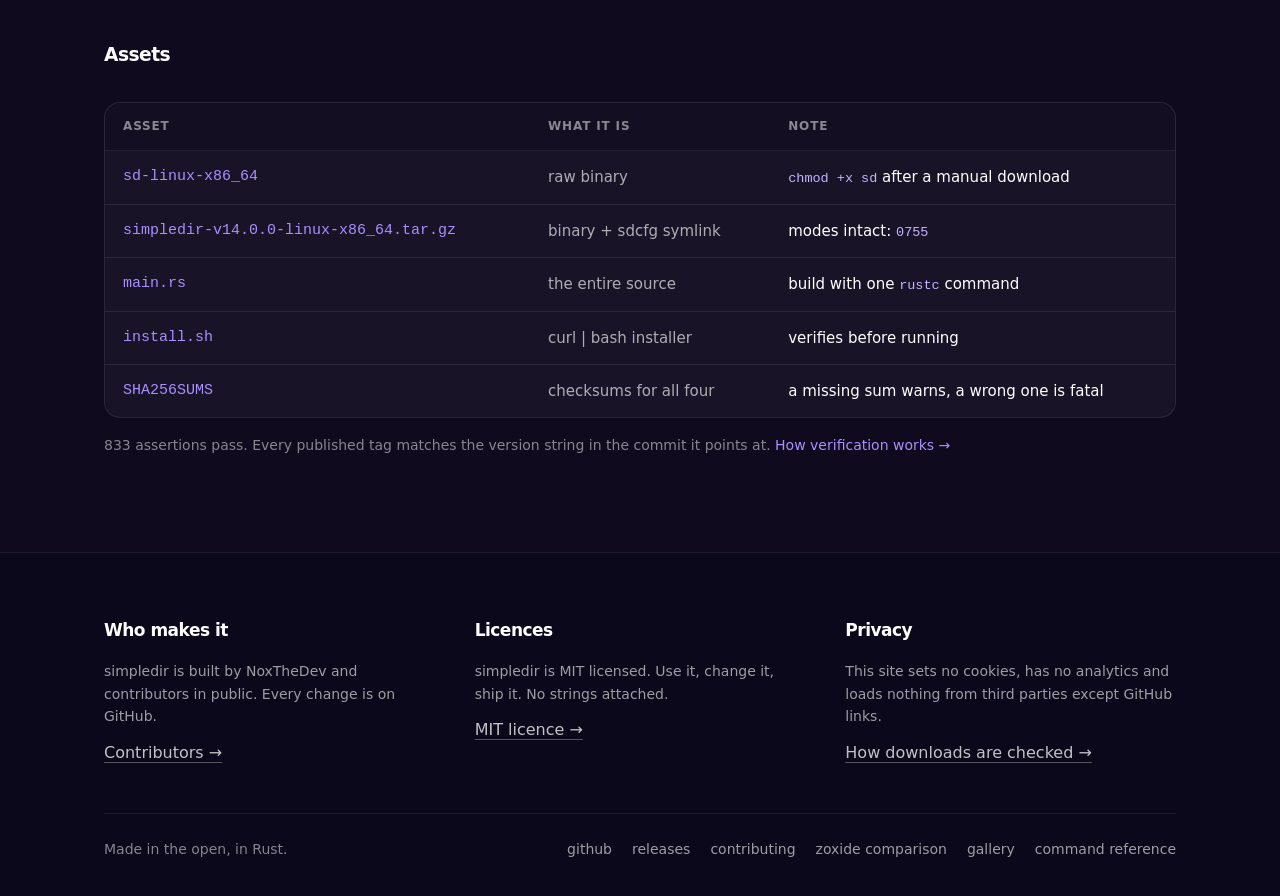
<file: docs/releases.html>
<!doctype html>
<html lang="en">
<head>
<meta charset="utf-8">
<meta name="viewport" content="width=device-width, initial-scale=1">
<title>Releases — simpledir</title>
<meta name="description" content="v14.0.0 release notes, assets and checksum policy.">
<meta name="theme-color" content="#100a1f">
<meta name="color-scheme" content="dark">
<link rel="icon" href="data:image/svg+xml,<svg xmlns='http://www.w3.org/2000/svg' viewBox='0 0 100 100'><rect width='100' height='100' rx='24' fill='%23100a1f'/><text x='50' y='72' font-size='58' font-family='monospace' font-weight='700' fill='%23a98fff' text-anchor='middle'>sd</text></svg>">
<link rel="stylesheet" href="site.css">
<script src="site.js" defer></script>
</head>
<body>
<header class="topbar" id="topbar">
  <div class="wrap nav">
    <a class="brand" href="index.html" aria-label="simpledir home">
      <svg viewBox="0 0 32 32" aria-hidden="true">
        <path fill="#fff" d="M3 7h9l2 3h15v4H3z"/>
        <path fill="rgba(255,255,255,.4)" d="M3 14h26v11H3z"/>
        <path fill="#a98fff" d="M3 13h26v2H3z"/>
        <text x="16" y="23" font-family="monospace" font-size="8" font-weight="700" fill="#100a1f" text-anchor="middle">sd</text>
      </svg>
      <span class="brand-name">simpledir</span>
    </a>
    <nav class="nav-links" aria-label="Main">
      <a href="about.html" data-page="about.html" aria-label="About page">About</a>
      <a href="commands.html" data-page="commands.html" aria-label="Commands page">Commands</a>
      <a href="benchmarks.html" data-page="benchmarks.html" aria-label="Benchmarks page">Benchmarks</a>
      <a href="insight.html" data-page="insight.html" aria-label="Insight page">Insight</a>
      <a href="verified.html" data-page="verified.html" aria-label="Verified page">Verified</a>
      <a href="install.html" data-page="install.html" aria-label="Docs page">Docs</a>
      <a href="releases.html" data-page="releases.html" aria-label="Releases page">Releases</a>
      <a href="community.html" data-page="community.html" aria-label="Community page">Community</a>
    </nav>
    <div class="nav-actions">
      <a class="nav-github" href="https://github.com/noxthedevwindev-greatest/simpledir" target="_blank" rel="noopener">GitHub</a>
      <a class="nav-cta" href="install.html">Install</a>
      <details class="mobile-menu" id="mobile-menu">
        <summary aria-label="Open the menu"><svg width="18" height="18" viewBox="0 0 24 24" fill="none" stroke="currentColor" stroke-width="1.75" stroke-linecap="round" aria-hidden="true"><path d="M4 7h16M4 12h16M4 17h16"/></svg></summary>
        <ul>
          <li><a href="index.html" data-page="index.html">Home</a></li>
          <li><a href="about.html" data-page="about.html">About</a></li>
          <li><a href="commands.html" data-page="commands.html">Commands</a></li>
          <li><a href="benchmarks.html" data-page="benchmarks.html">Benchmarks</a></li>
          <li><a href="insight.html" data-page="insight.html">Insight</a></li>
          <li><a href="zoxide.html" data-page="zoxide.html">zoxide</a></li>
          <li><a href="verified.html" data-page="verified.html">Verified</a></li>
          <li><a href="install.html" data-page="install.html">Install</a></li>
          <li><a href="releases.html" data-page="releases.html">Releases</a></li>
          <li><a href="community.html" data-page="community.html">Community</a></li>
          <li><a href="gallery.html" data-page="gallery.html">Gallery</a></li>
          <li><a href="contributors.html" data-page="contributors.html">Contributors</a></li>
        </ul>
      </details>
    </div>
  </div>
</header>
<main>
  <section class="page-intro">
    <div class="wrap">
      <span class="crumb"><a href="index.html">simpledir</a> / releases</span>
      <h1>v14.0.0 — <span class="accent">cleaner edges, safer jumps.</span></h1>
      <p class="lede">One feature set per release. Stable releases ship freely; prereleases are for changing shapes.</p>
    </div>
  </section>
  <section class="page">
    <div class="wrap">
      <p class="section-label">Releases</p>
      <h2 class="section-title">v14.0.0 — cleaner edges, safer jumps.</h2>
      <p class="section-intro">One feature set per release, so the notes are a list of what a user can now do. Stable releases ship freely; prereleases are for features whose shape is still changing.</p>
      <div class="band-inner">
        <p class="label">Current stable</p>
        <h2>Fewer surprises,<br><span class="accent">same tiny tool.</span></h2>
        <p>v14 is a hardening release. Non-ASCII paths survive a config round trip, a literal <code>$HOME</code> in a stored path stays literal, ambiguous shortcuts never fall through to frecency, and downloads and updates check what they publish before touching anything. Aliases and data formats are unchanged.</p>
        <div class="band-actions"><a class="btn btn-cyan" href="https://github.com/noxthedevwindev-greatest/simpledir/releases/tag/v14.0.0" target="_blank" rel="noopener">Open the release</a><a class="btn btn-ghost" href="install.html">Install it</a></div>
      </div>
      <h3 style="margin-top:48px">What's in v14</h3>
      <div class="grid-2">
        <div class="card"><h3>Unicode-safe config</h3><p>Aliases and paths with non-ASCII characters round-trip without mojibake; trailing junk and malformed <code>\u</code> escapes are rejected.</p></div>
        <div class="card"><h3>Predictable matching</h3><p>A literal <code>$HOME</code> in a stored path stays literal, and an ambiguous prefix says so instead of jumping to a frecency hit.</p></div>
        <div class="card"><h3>Honest flags</h3><p>Unknown flags and a bad <code>--top N</code> exit 2. Update skips prereleases and treats a malformed published checksum as fatal.</p></div>
        <div class="card"><h3>Safer swaps</h3><p>Update backups and revert are atomic and leave the binary executable; a missing checksum still only warns.</p></div>
        <div class="card"><h3>Complete docs</h3><p>Every <code>sd</code> and <code>sdcfg</code> verb is documented on the site, including the flags that save you a typo.</p></div>
        <div class="card"><h3>Measured floor</h3><p><code>sdcfg bench</code> measures <code>sd --version</code> before and after the cases, so the "over startup" column stays honest.</p></div>
      </div>
      <h3 style="margin-top:48px">Assets</h3>
      <div class="table-scroll">
        <table>
          <thead><tr><th>asset</th><th>what it is</th><th>note</th></tr></thead>
          <tbody>
            <tr><td class="num">sd-linux-x86_64</td><td class="dim">raw binary</td><td><code>chmod +x sd</code> after a manual download</td></tr>
            <tr><td class="num">simpledir-v14.0.0-linux-x86_64.tar.gz</td><td class="dim">binary + sdcfg symlink</td><td>modes intact: <code>0755</code></td></tr>
            <tr><td class="num">main.rs</td><td class="dim">the entire source</td><td>build with one <code>rustc</code> command</td></tr>
            <tr><td class="num">install.sh</td><td class="dim">curl | bash installer</td><td>verifies before running</td></tr>
            <tr><td class="num">SHA256SUMS</td><td class="dim">checksums for all four</td><td>a missing sum warns, a wrong one is fatal</td></tr>
          </tbody>
        </table>
      </div>
      <p class="parity-note">833 assertions pass. Every published tag matches the version string in the commit it points at. <a href="verified.html">How verification works →</a></p>
    </div>
  </section>
</main>
<footer>
  <div class="wrap">
    <div class="foot-grid">
      <div>
        <h3>Who makes it</h3>
        <p>simpledir is built by NoxTheDev and contributors in public. Every change is on GitHub.</p>
        <a href="contributors.html">Contributors →</a>
      </div>
      <div>
        <h3>Licences</h3>
        <p>simpledir is MIT licensed. Use it, change it, ship it. No strings attached.</p>
        <a href="https://github.com/noxthedevwindev-greatest/simpledir/blob/main/LICENSE" target="_blank" rel="noopener">MIT licence →</a>
      </div>
      <div>
        <h3>Privacy</h3>
        <p>This site sets no cookies, has no analytics and loads nothing from third parties except GitHub links.</p>
        <a href="verified.html">How downloads are checked →</a>
      </div>
    </div>
    <div class="foot-end">
      <p>Made in the open, in Rust.</p>
      <nav>
        <a href="https://github.com/noxthedevwindev-greatest/simpledir" target="_blank" rel="noopener">github</a>
        <a href="releases.html">releases</a>
        <a href="https://github.com/noxthedevwindev-greatest/simpledir/blob/main/AGENTS.md" target="_blank" rel="noopener">contributing</a>
        <a href="zoxide.html">zoxide comparison</a>
        <a href="gallery.html">gallery</a>
        <a href="commands.html">command reference</a>
      </nav>
    </div>
  </div>
</footer>
</body>
</html>
</file>
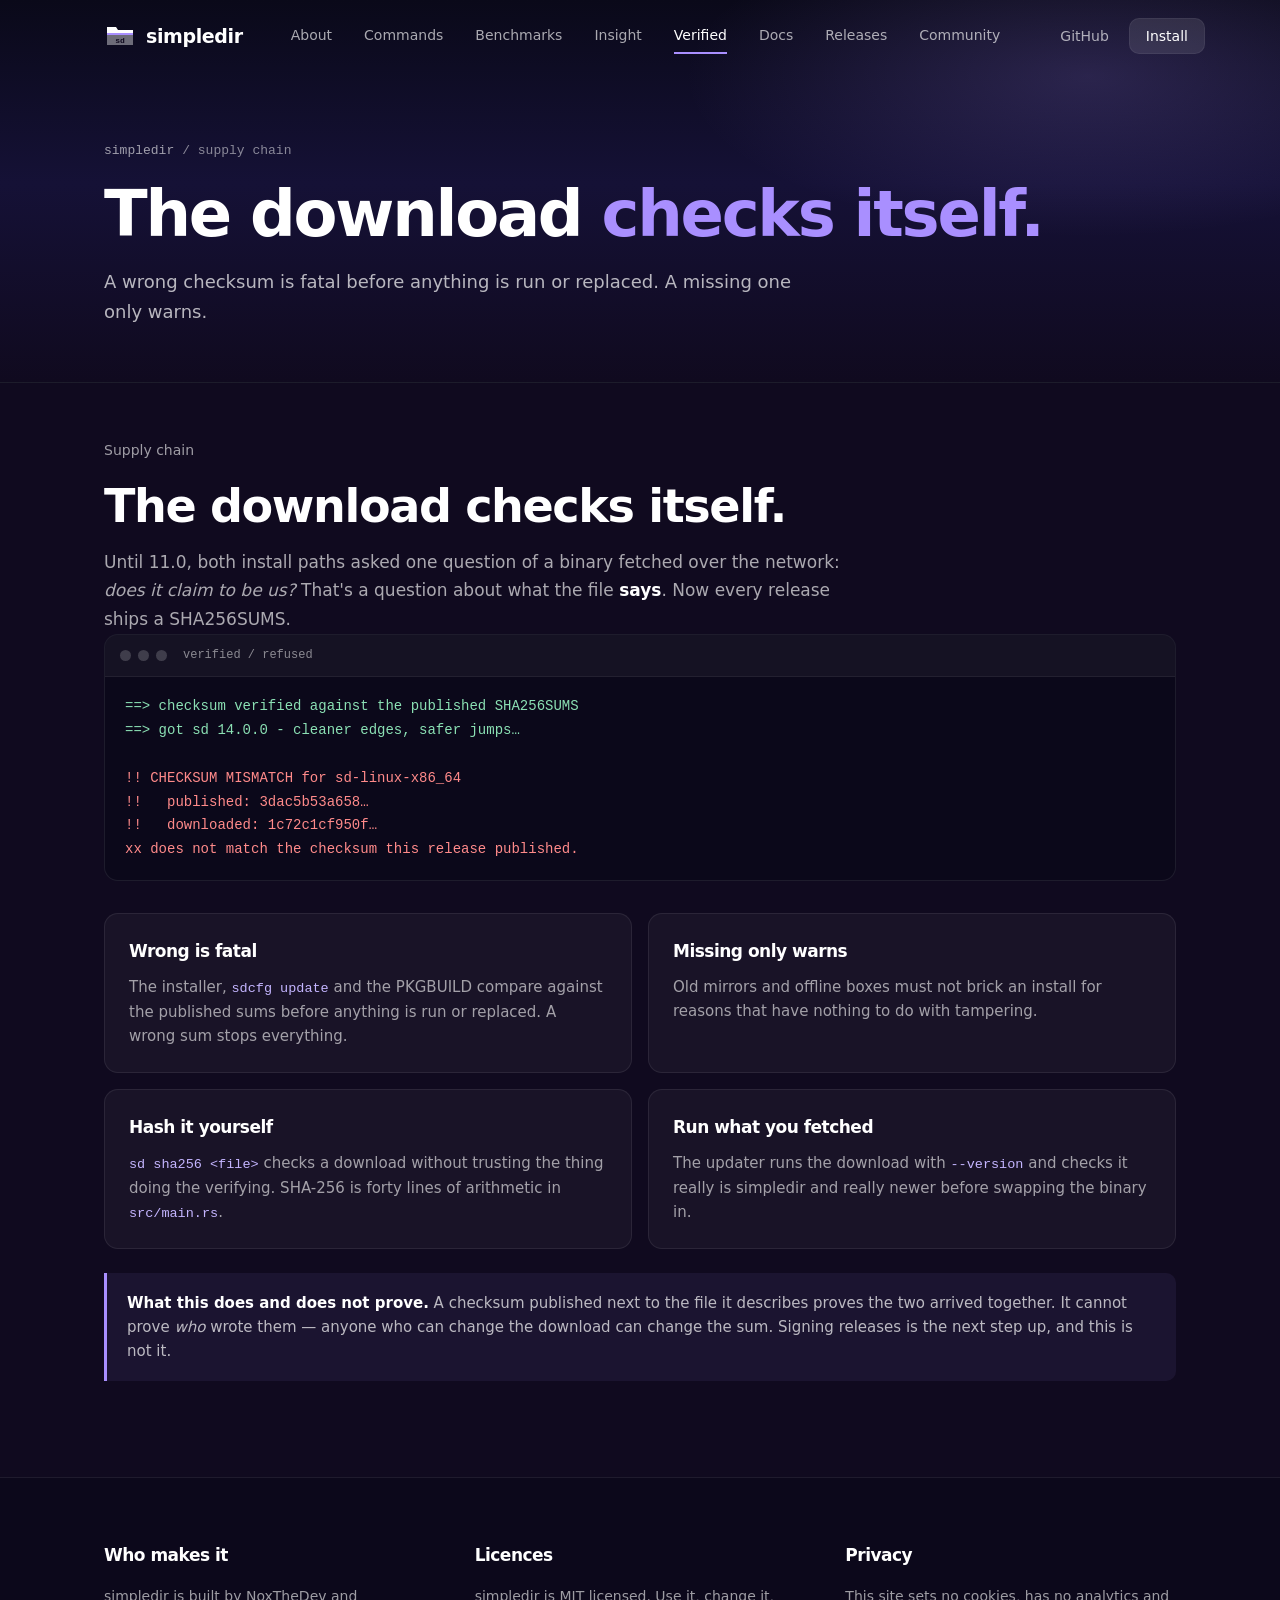
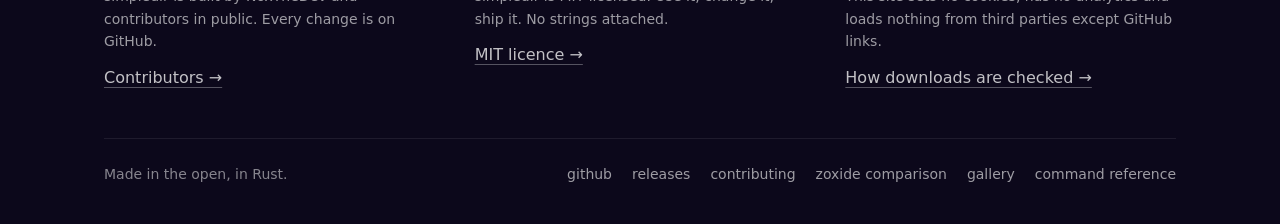
<file: docs/verified.html>
<!doctype html>
<html lang="en">
<head>
<meta charset="utf-8">
<meta name="viewport" content="width=device-width, initial-scale=1">
<title>Verified — simpledir</title>
<meta name="description" content="SHA256SUMS, checksum policy and why a checksum is not a signature.">
<meta name="theme-color" content="#100a1f">
<meta name="color-scheme" content="dark">
<link rel="icon" href="data:image/svg+xml,<svg xmlns='http://www.w3.org/2000/svg' viewBox='0 0 100 100'><rect width='100' height='100' rx='24' fill='%23100a1f'/><text x='50' y='72' font-size='58' font-family='monospace' font-weight='700' fill='%23a98fff' text-anchor='middle'>sd</text></svg>">
<link rel="stylesheet" href="site.css">
<script src="site.js" defer></script>
</head>
<body>
<header class="topbar" id="topbar">
  <div class="wrap nav">
    <a class="brand" href="index.html" aria-label="simpledir home">
      <svg viewBox="0 0 32 32" aria-hidden="true">
        <path fill="#fff" d="M3 7h9l2 3h15v4H3z"/>
        <path fill="rgba(255,255,255,.4)" d="M3 14h26v11H3z"/>
        <path fill="#a98fff" d="M3 13h26v2H3z"/>
        <text x="16" y="23" font-family="monospace" font-size="8" font-weight="700" fill="#100a1f" text-anchor="middle">sd</text>
      </svg>
      <span class="brand-name">simpledir</span>
    </a>
    <nav class="nav-links" aria-label="Main">
      <a href="about.html" data-page="about.html" aria-label="About page">About</a>
      <a href="commands.html" data-page="commands.html" aria-label="Commands page">Commands</a>
      <a href="benchmarks.html" data-page="benchmarks.html" aria-label="Benchmarks page">Benchmarks</a>
      <a href="insight.html" data-page="insight.html" aria-label="Insight page">Insight</a>
      <a href="verified.html" data-page="verified.html" aria-label="Verified page">Verified</a>
      <a href="install.html" data-page="install.html" aria-label="Docs page">Docs</a>
      <a href="releases.html" data-page="releases.html" aria-label="Releases page">Releases</a>
      <a href="community.html" data-page="community.html" aria-label="Community page">Community</a>
    </nav>
    <div class="nav-actions">
      <a class="nav-github" href="https://github.com/noxthedevwindev-greatest/simpledir" target="_blank" rel="noopener">GitHub</a>
      <a class="nav-cta" href="install.html">Install</a>
      <details class="mobile-menu" id="mobile-menu">
        <summary aria-label="Open the menu"><svg width="18" height="18" viewBox="0 0 24 24" fill="none" stroke="currentColor" stroke-width="1.75" stroke-linecap="round" aria-hidden="true"><path d="M4 7h16M4 12h16M4 17h16"/></svg></summary>
        <ul>
          <li><a href="index.html" data-page="index.html">Home</a></li>
          <li><a href="about.html" data-page="about.html">About</a></li>
          <li><a href="commands.html" data-page="commands.html">Commands</a></li>
          <li><a href="benchmarks.html" data-page="benchmarks.html">Benchmarks</a></li>
          <li><a href="insight.html" data-page="insight.html">Insight</a></li>
          <li><a href="zoxide.html" data-page="zoxide.html">zoxide</a></li>
          <li><a href="verified.html" data-page="verified.html">Verified</a></li>
          <li><a href="install.html" data-page="install.html">Install</a></li>
          <li><a href="releases.html" data-page="releases.html">Releases</a></li>
          <li><a href="community.html" data-page="community.html">Community</a></li>
          <li><a href="gallery.html" data-page="gallery.html">Gallery</a></li>
          <li><a href="contributors.html" data-page="contributors.html">Contributors</a></li>
        </ul>
      </details>
    </div>
  </div>
</header>
<main>
  <section class="page-intro">
    <div class="wrap">
      <span class="crumb"><a href="index.html">simpledir</a> / supply chain</span>
      <h1>The download <span class="accent">checks itself.</span></h1>
      <p class="lede">A wrong checksum is fatal before anything is run or replaced. A missing one only warns.</p>
    </div>
  </section>
  <section class="page">
    <div class="wrap">
      <p class="section-label">Supply chain</p>
      <h2 class="section-title">The download checks itself.</h2>
      <p class="section-intro">Until 11.0, both install paths asked one question of a binary fetched over the network: <em>does it claim to be us?</em> That's a question about what the file <strong>says</strong>. Now every release ships a SHA256SUMS.</p>
      <div class="terminal">
        <div class="term-bar"><span class="dot"></span><span class="dot"></span><span class="dot"></span><span class="term-title">verified / refused</span></div>
<pre><span class="ok">==> checksum verified against the published SHA256SUMS</span>
<span class="ok">==> got sd 14.0.0 - cleaner edges, safer jumps…</span>

<span class="err">!! CHECKSUM MISMATCH for sd-linux-x86_64</span>
<span class="err">!!   published: 3dac5b53a658…</span>
<span class="err">!!   downloaded: 1c72c1cf950f…</span>
<span class="err">xx does not match the checksum this release published.</span></pre>
      </div>
      <div class="grid-2">
        <div class="card"><h3>Wrong is fatal</h3><p>The installer, <code>sdcfg update</code> and the PKGBUILD compare against the published sums before anything is run or replaced. A wrong sum stops everything.</p></div>
        <div class="card"><h3>Missing only warns</h3><p>Old mirrors and offline boxes must not brick an install for reasons that have nothing to do with tampering.</p></div>
        <div class="card"><h3>Hash it yourself</h3><p><code>sd sha256 &lt;file&gt;</code> checks a download without trusting the thing doing the verifying. SHA-256 is forty lines of arithmetic in <code>src/main.rs</code>.</p></div>
        <div class="card"><h3>Run what you fetched</h3><p>The updater runs the download with <code>--version</code> and checks it really is simpledir and really newer before swapping the binary in.</p></div>
      </div>
      <div class="callout"><strong>What this does and does not prove.</strong> A checksum published next to the file it describes proves the two arrived together. It cannot prove <em>who</em> wrote them — anyone who can change the download can change the sum. Signing releases is the next step up, and this is not it.</div>
    </div>
  </section>
</main>
<footer>
  <div class="wrap">
    <div class="foot-grid">
      <div>
        <h3>Who makes it</h3>
        <p>simpledir is built by NoxTheDev and contributors in public. Every change is on GitHub.</p>
        <a href="contributors.html">Contributors →</a>
      </div>
      <div>
        <h3>Licences</h3>
        <p>simpledir is MIT licensed. Use it, change it, ship it. No strings attached.</p>
        <a href="https://github.com/noxthedevwindev-greatest/simpledir/blob/main/LICENSE" target="_blank" rel="noopener">MIT licence →</a>
      </div>
      <div>
        <h3>Privacy</h3>
        <p>This site sets no cookies, has no analytics and loads nothing from third parties except GitHub links.</p>
        <a href="verified.html">How downloads are checked →</a>
      </div>
    </div>
    <div class="foot-end">
      <p>Made in the open, in Rust.</p>
      <nav>
        <a href="https://github.com/noxthedevwindev-greatest/simpledir" target="_blank" rel="noopener">github</a>
        <a href="releases.html">releases</a>
        <a href="https://github.com/noxthedevwindev-greatest/simpledir/blob/main/AGENTS.md" target="_blank" rel="noopener">contributing</a>
        <a href="zoxide.html">zoxide comparison</a>
        <a href="gallery.html">gallery</a>
        <a href="commands.html">command reference</a>
      </nav>
    </div>
  </div>
</footer>
</body>
</html>
</file>
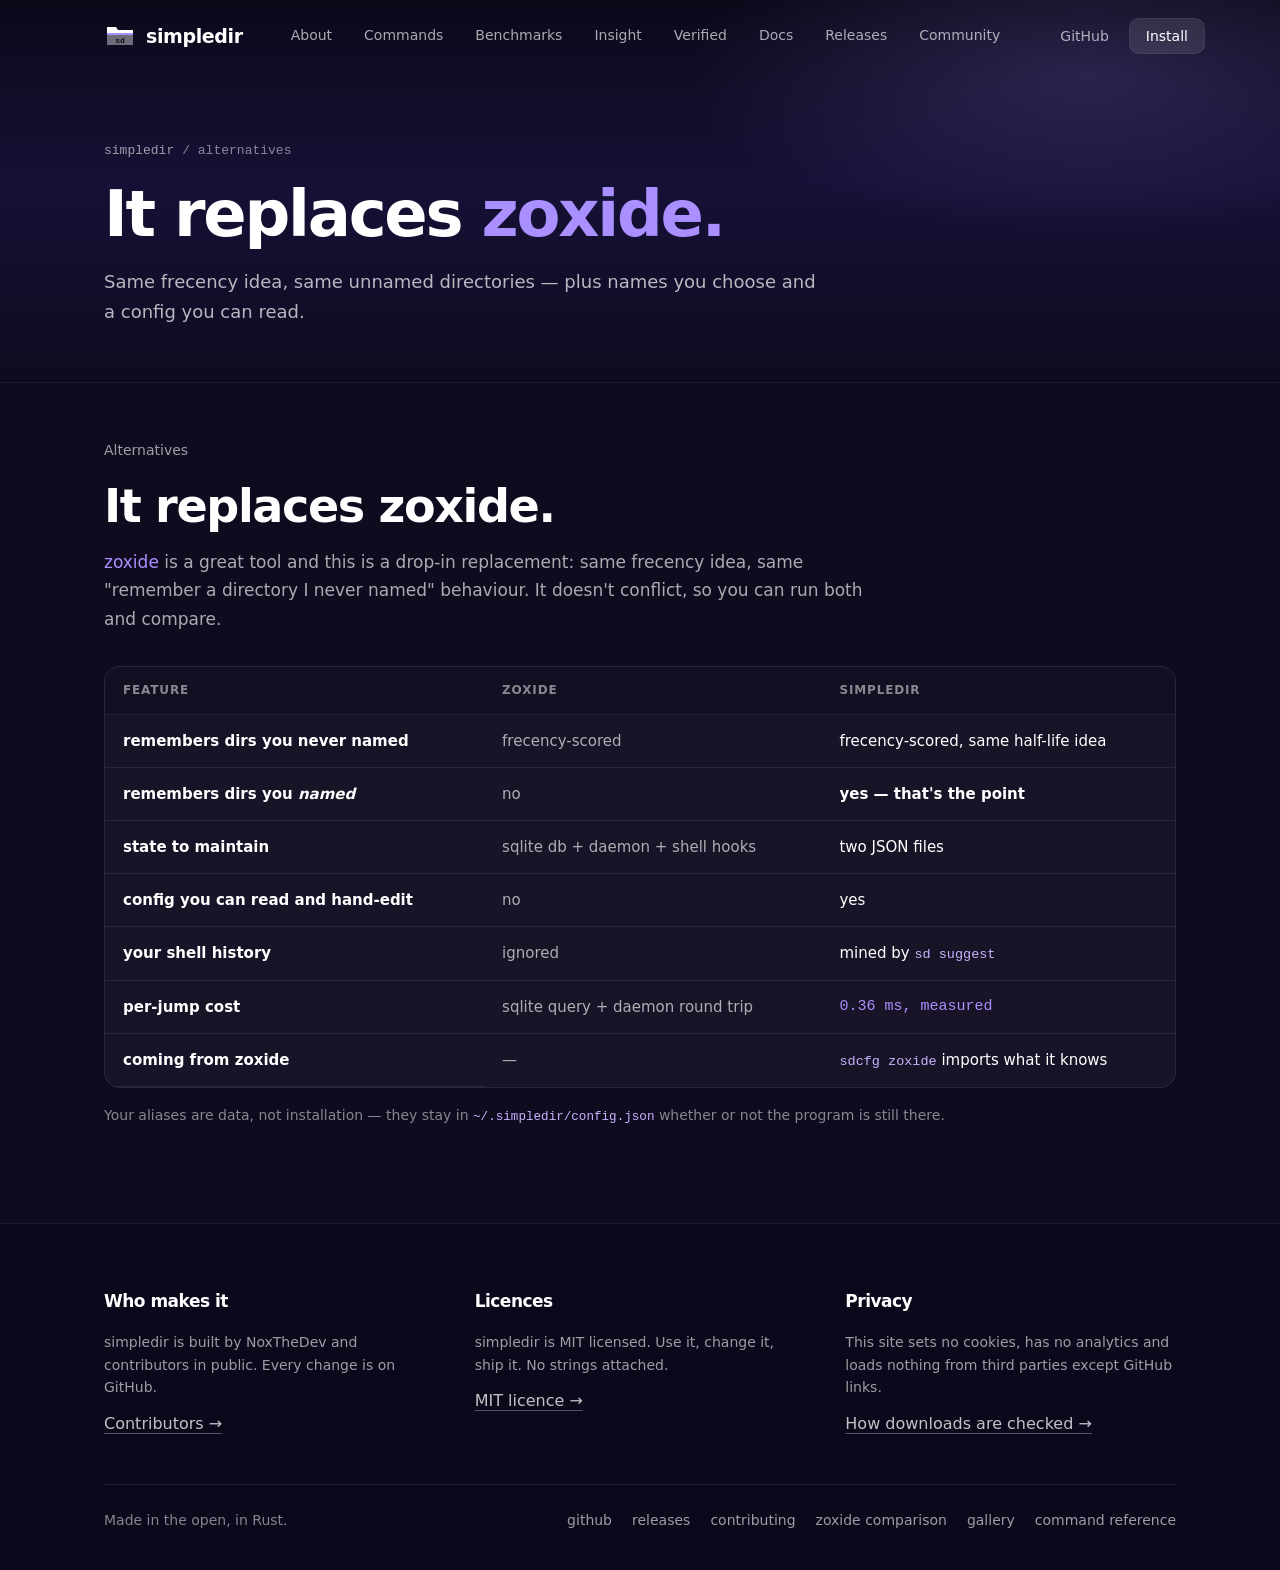
<file: docs/zoxide.html>
<!doctype html>
<html lang="en">
<head>
<meta charset="utf-8">
<meta name="viewport" content="width=device-width, initial-scale=1">
<title>zoxide — simpledir</title>
<meta name="description" content="How simpledir compares to zoxide and how to import its directories.">
<meta name="theme-color" content="#100a1f">
<meta name="color-scheme" content="dark">
<link rel="icon" href="data:image/svg+xml,<svg xmlns='http://www.w3.org/2000/svg' viewBox='0 0 100 100'><rect width='100' height='100' rx='24' fill='%23100a1f'/><text x='50' y='72' font-size='58' font-family='monospace' font-weight='700' fill='%23a98fff' text-anchor='middle'>sd</text></svg>">
<link rel="stylesheet" href="site.css">
<script src="site.js" defer></script>
</head>
<body>
<header class="topbar" id="topbar">
  <div class="wrap nav">
    <a class="brand" href="index.html" aria-label="simpledir home">
      <svg viewBox="0 0 32 32" aria-hidden="true">
        <path fill="#fff" d="M3 7h9l2 3h15v4H3z"/>
        <path fill="rgba(255,255,255,.4)" d="M3 14h26v11H3z"/>
        <path fill="#a98fff" d="M3 13h26v2H3z"/>
        <text x="16" y="23" font-family="monospace" font-size="8" font-weight="700" fill="#100a1f" text-anchor="middle">sd</text>
      </svg>
      <span class="brand-name">simpledir</span>
    </a>
    <nav class="nav-links" aria-label="Main">
      <a href="about.html" data-page="about.html" aria-label="About page">About</a>
      <a href="commands.html" data-page="commands.html" aria-label="Commands page">Commands</a>
      <a href="benchmarks.html" data-page="benchmarks.html" aria-label="Benchmarks page">Benchmarks</a>
      <a href="insight.html" data-page="insight.html" aria-label="Insight page">Insight</a>
      <a href="verified.html" data-page="verified.html" aria-label="Verified page">Verified</a>
      <a href="install.html" data-page="install.html" aria-label="Docs page">Docs</a>
      <a href="releases.html" data-page="releases.html" aria-label="Releases page">Releases</a>
      <a href="community.html" data-page="community.html" aria-label="Community page">Community</a>
    </nav>
    <div class="nav-actions">
      <a class="nav-github" href="https://github.com/noxthedevwindev-greatest/simpledir" target="_blank" rel="noopener">GitHub</a>
      <a class="nav-cta" href="install.html">Install</a>
      <details class="mobile-menu" id="mobile-menu">
        <summary aria-label="Open the menu"><svg width="18" height="18" viewBox="0 0 24 24" fill="none" stroke="currentColor" stroke-width="1.75" stroke-linecap="round" aria-hidden="true"><path d="M4 7h16M4 12h16M4 17h16"/></svg></summary>
        <ul>
          <li><a href="index.html" data-page="index.html">Home</a></li>
          <li><a href="about.html" data-page="about.html">About</a></li>
          <li><a href="commands.html" data-page="commands.html">Commands</a></li>
          <li><a href="benchmarks.html" data-page="benchmarks.html">Benchmarks</a></li>
          <li><a href="insight.html" data-page="insight.html">Insight</a></li>
          <li><a href="zoxide.html" data-page="zoxide.html">zoxide</a></li>
          <li><a href="verified.html" data-page="verified.html">Verified</a></li>
          <li><a href="install.html" data-page="install.html">Install</a></li>
          <li><a href="releases.html" data-page="releases.html">Releases</a></li>
          <li><a href="community.html" data-page="community.html">Community</a></li>
          <li><a href="gallery.html" data-page="gallery.html">Gallery</a></li>
          <li><a href="contributors.html" data-page="contributors.html">Contributors</a></li>
        </ul>
      </details>
    </div>
  </div>
</header>
<main>
  <section class="page-intro">
    <div class="wrap">
      <span class="crumb"><a href="index.html">simpledir</a> / alternatives</span>
      <h1>It replaces <span class="accent">zoxide.</span></h1>
      <p class="lede">Same frecency idea, same unnamed directories — plus names you choose and a config you can read.</p>
    </div>
  </section>
  <section class="page">
    <div class="wrap">
      <p class="section-label">Alternatives</p>
      <h2 class="section-title">It replaces zoxide.</h2>
      <p class="section-intro"><a href="https://github.com/ajeetdsouza/zoxide" target="_blank" rel="noopener">zoxide</a> is a great tool and this is a drop-in replacement: same frecency idea, same "remember a directory I never named" behaviour. It doesn't conflict, so you can run both and compare.</p>
      <div class="table-scroll">
        <table>
          <thead><tr><th scope="col">feature</th><th scope="col">zoxide</th><th scope="col">simpledir</th></tr></thead>
          <tbody>
            <tr><th scope="row" class="dim">remembers dirs you never named</th><td class="dim">frecency-scored</td><td>frecency-scored, same half-life idea</td></tr>
            <tr><th scope="row" class="dim">remembers dirs you <em>named</em></th><td class="dim">no</td><td><strong>yes — that's the point</strong></td></tr>
            <tr><th scope="row" class="dim">state to maintain</th><td class="dim">sqlite db + daemon + shell hooks</td><td>two JSON files</td></tr>
            <tr><th scope="row" class="dim">config you can read and hand-edit</th><td class="dim">no</td><td>yes</td></tr>
            <tr><th scope="row" class="dim">your shell history</th><td class="dim">ignored</td><td>mined by <code>sd suggest</code></td></tr>
            <tr><th scope="row" class="dim">per-jump cost</th><td class="dim">sqlite query + daemon round trip</td><td class="num">0.36 ms, measured</td></tr>
            <tr><th scope="row" class="dim">coming from zoxide</th><td class="dim">—</td><td><code>sdcfg zoxide</code> imports what it knows</td></tr>
          </tbody>
        </table>
      </div>
      <p class="parity-note">Your aliases are data, not installation — they stay in <code>~/.simpledir/config.json</code> whether or not the program is still there.</p>
    </div>
  </section>
</main>
<footer>
  <div class="wrap">
    <div class="foot-grid">
      <div>
        <h3>Who makes it</h3>
        <p>simpledir is built by NoxTheDev and contributors in public. Every change is on GitHub.</p>
        <a href="contributors.html">Contributors →</a>
      </div>
      <div>
        <h3>Licences</h3>
        <p>simpledir is MIT licensed. Use it, change it, ship it. No strings attached.</p>
        <a href="https://github.com/noxthedevwindev-greatest/simpledir/blob/main/LICENSE" target="_blank" rel="noopener">MIT licence →</a>
      </div>
      <div>
        <h3>Privacy</h3>
        <p>This site sets no cookies, has no analytics and loads nothing from third parties except GitHub links.</p>
        <a href="verified.html">How downloads are checked →</a>
      </div>
    </div>
    <div class="foot-end">
      <p>Made in the open, in Rust.</p>
      <nav>
        <a href="https://github.com/noxthedevwindev-greatest/simpledir" target="_blank" rel="noopener">github</a>
        <a href="releases.html">releases</a>
        <a href="https://github.com/noxthedevwindev-greatest/simpledir/blob/main/AGENTS.md" target="_blank" rel="noopener">contributing</a>
        <a href="zoxide.html">zoxide comparison</a>
        <a href="gallery.html">gallery</a>
        <a href="commands.html">command reference</a>
      </nav>
    </div>
  </div>
</footer>
</body>
</html>
</file>
<file: docs/site.css>
:root {
  --background: #100a1f;
  --background-2: #0a0919;
  --panel: #140d26;
  --white: #fff;
  --white-80: rgba(255,255,255,.80);
  --white-75: rgba(255,255,255,.75);
  --white-70: rgba(255,255,255,.70);
  --white-65: rgba(255,255,255,.65);
  --white-60: rgba(255,255,255,.60);
  --white-50: rgba(255,255,255,.50);
  --white-30: rgba(255,255,255,.30);
  --white-10: rgba(255,255,255,.10);
  --white-08: rgba(255,255,255,.08);
  --white-06: rgba(255,255,255,.06);
  --white-04: rgba(255,255,255,.04);
  --accent: #a98fff;
  --accent-light: #c4b5ff;
  --accent-strong: #6b4bff;
  --accent-hover: #7a5dff;
  --cyan: #5cc9f2;
  --green: #8be0b4;
  --yellow: #f2c46b;
  --red: #ff8a8a;
  --mono: ui-monospace, SFMono-Regular, "JetBrains Mono", "Fira Code", Menlo, Consolas, monospace;
  --display: "Bricolage Grotesque", "Geist", ui-sans-serif, system-ui, -apple-system, "Segoe UI", Roboto, "Helvetica Neue", Arial, sans-serif;
  --sans: ui-sans-serif, system-ui, -apple-system, "Segoe UI", Roboto, "Helvetica Neue", Arial, sans-serif;
}

*, *::before, *::after { box-sizing: border-box; }
html { scroll-behavior: smooth; -webkit-text-size-adjust: 100%; }
body {
  margin: 0;
  background: var(--background);
  color: var(--white);
  font-family: var(--sans);
  font-size: 16px;
  line-height: 1.6;
  -webkit-font-smoothing: antialiased;
  text-rendering: optimizeLegibility;
  overflow-x: hidden;
}
a { color: var(--accent); text-decoration: none; }
a:hover { color: var(--accent-light); }
code, pre { font-family: var(--mono); }
code { font-size: .9em; color: var(--accent-light); }
h1, h2, h3 { font-family: var(--display); font-weight: 600; letter-spacing: -.03em; }
.wrap { width: 100%; max-width: 1152px; margin-inline: auto; padding-inline: 24px; }
@media (min-width: 1024px) { .wrap { padding-inline: 40px; } }

/* nav */
.topbar {
  position: fixed;
  inset: 0 0 auto;
  z-index: 50;
  transition: background-color .3s, backdrop-filter .3s;
}
.topbar.scrolled { background: rgba(16,10,31,.82); backdrop-filter: blur(18px); border-bottom: 1px solid var(--white-08); }
.nav { display: flex; align-items: center; gap: 48px; height: 72px; }
.brand { display: inline-flex; align-items: center; gap: 10px; color: var(--white); flex: none; }
.brand:hover { color: var(--white); }
.brand svg { width: 32px; height: 32px; display: block; flex: none; }
.brand-name { font-family: var(--display); font-size: 19px; font-weight: 600; letter-spacing: -.02em; }
.nav-links { display: none; align-items: center; gap: 32px; font-size: 14px; color: var(--white-65); }
.nav-links a { color: inherit; transition: color .15s; padding: 6px 0; border-bottom: 2px solid transparent; }
.nav-links a:hover, .nav-links a.active { color: var(--white); border-bottom-color: var(--accent); }
@media (min-width: 1200px) { .nav-links { display: flex; } }
.nav-actions { margin-left: auto; display: flex; align-items: center; gap: 8px; }
.nav-github { display: none; align-items: center; height: 36px; padding: 0 12px; gap: 8px; border-radius: 8px; color: var(--white-65); font-size: 14px; }
.nav-github:hover { color: var(--white); background: var(--white-08); }
@media (min-width: 640px) { .nav-github { display: inline-flex; } }
.nav-cta { display: inline-flex; align-items: center; height: 36px; padding: 0 16px; border-radius: 10px; background: var(--white-10); color: var(--white); font-size: 14px; font-weight: 500; border: 1px solid rgba(255,255,255,.06); }
.nav-cta:hover { background: rgba(255,255,255,.14); color: var(--white); }
.mobile-menu { position: relative; }
.mobile-menu summary { list-style: none; display: grid; place-items: center; width: 36px; height: 36px; border-radius: 10px; background: var(--white-08); color: var(--white-80); cursor: pointer; }
.mobile-menu summary::-webkit-details-marker { display: none; }
.mobile-menu[open] summary { background: var(--white-10); color: var(--white); }
.mobile-menu ul {
  position: absolute;
  top: 44px;
  right: 0;
  width: 220px;
  margin: 0;
  padding: 8px;
  list-style: none;
  border-radius: 12px;
  background: rgba(20,13,38,.96);
  border: 1px solid var(--white-10);
  box-shadow: 0 18px 45px rgba(0,0,0,.45);
  backdrop-filter: blur(18px);
  max-height: calc(100svh - 80px);
  overflow-y: auto;
  overscroll-behavior: contain;
}
@media (min-width: 1200px) { .mobile-menu { display: none; } }
.mobile-menu a { display: block; padding: 9px 12px; border-radius: 8px; color: var(--white-75); font-size: 14px; }
.mobile-menu a:hover { background: var(--white-08); color: var(--white); }

/* hero and page intro */
.hero {
  position: relative;
  isolation: isolate;
  overflow: hidden;
  min-height: 100svh;
  display: flex;
  flex-direction: column;
  background: linear-gradient(to bottom,#0a0919 0%,#151136 38%,#361b5b 62%,#902f76 80%,#100a1f 86%);
}
.hero::before {
  content: "";
  position: absolute;
  inset: 0;
  z-index: -1;
  background: radial-gradient(45% 45% at 78% 28%,rgba(169,143,255,.18),transparent 70%),radial-gradient(35% 35% at 15% 60%,rgba(92,201,242,.08),transparent 70%);
  pointer-events: none;
}
.hero-spacer { height: 72px; flex: none; }
.hero-grid {
  display: grid;
  width: 100%;
  max-width: 1152px;
  margin-inline: auto;
  padding: 48px 24px 40px;
  gap: 64px;
  flex: 1;
  align-content: center;
  align-items: start;
}
@media (min-width: 1024px) {
  .hero-grid { padding-inline: 40px; grid-template-columns: minmax(0,1fr) minmax(0,26rem); align-items: center; gap: 64px; }
}
@media (min-width: 1280px) { .hero-grid { gap: 80px; } }
.hero-copy { max-width: 680px; min-width: 0; }
.eyebrow { display: flex; flex-wrap: wrap; align-items: center; gap: 8px; margin: 0; font-size: 14px; font-weight: 500; color: var(--white-60); }
.eyebrow .sep { color: var(--white-30); }
.hero h1, .page-intro h1 { margin: 20px 0 0; font-size: clamp(2.6rem,10.4vw,4.75rem); line-height: 1.02; letter-spacing: -.035em; color: var(--white); }
.hero h1 span { display: block; }
.hero h1 .accent, .page-intro .accent { color: var(--accent); padding-bottom: 4px; }
.hero-lede { margin: 24px 0 0; max-width: 560px; font-size: 18px; line-height: 1.65; color: var(--white-70); }
.hero-lede strong { color: var(--white); font-weight: 600; }
.hero-buttons { display: flex; flex-direction: column; gap: 12px; margin-top: 36px; }
@media (min-width: 640px) { .hero-buttons { flex-direction: row; align-items: center; } }
.btn { display: inline-flex; align-items: center; justify-content: center; gap: 10px; height: 48px; padding: 0 20px; border-radius: 10px; font-size: 15px; font-weight: 500; border: 0; cursor: pointer; transition: background-color .15s, color .15s; }
.btn-primary { background: var(--accent-strong); color: var(--white); }
.btn-primary:hover { background: var(--accent-hover); color: var(--white); }
.btn-secondary { background: var(--white-08); color: var(--white); backdrop-filter: blur(12px); border: 1px solid rgba(255,255,255,.07); }
.btn-secondary:hover { background: rgba(255,255,255,.14); color: var(--white); }
.btn-cyan { background: var(--cyan); color: #03131b; }
.btn-cyan:hover { background: #86d8f6; color: #03131b; }
.btn-ghost { border: 1px dashed rgba(92,201,242,.6); color: var(--white); background: transparent; }
.btn-ghost:hover { border-color: var(--cyan); background: rgba(92,201,242,.10); color: var(--white); }
.hero-meta { display: flex; flex-wrap: wrap; align-items: center; gap: 8px 16px; margin-top: 20px; font-size: 14px; color: var(--white-50); }
.hero-meta a { color: var(--white-75); text-decoration: underline; text-decoration-color: var(--white-30); text-underline-offset: 4px; }
.hero-meta a:hover { color: var(--white); text-decoration-color: var(--white-60); }

.hero-card { width: 100%; max-width: 416px; padding: 24px; border-radius: 16px; background: var(--white-04); border: 1px solid var(--white-08); backdrop-filter: blur(20px); }
@media (min-width: 1024px) { .hero-card { justify-self: end; } }
.hero-card .label { margin: 0; font-size: 14px; font-weight: 500; color: var(--white-60); }
.hero-card h2 { margin: 16px 0 12px; font-size: 32px; line-height: 1.1; letter-spacing: -.02em; }
.hero-card h2 .accent { color: var(--accent); }
.hero-card .hint { margin: 0; font-size: 15px; line-height: 1.6; color: var(--white-60); }
.bars { display: grid; gap: 28px; margin-top: 40px; }
.bar-row .top { display: flex; align-items: flex-end; justify-content: space-between; gap: 16px; }
.bar-label { font-size: 15px; font-weight: 500; color: var(--white); }
.bar-label.dim { color: var(--white-65); font-weight: 400; }
.bar-value { font-family: var(--display); font-size: 40px; line-height: 1; font-weight: 600; letter-spacing: -.02em; font-variant-numeric: tabular-nums; }
.bar-value small { font-family: var(--sans); font-size: 14px; font-weight: 500; letter-spacing: normal; color: var(--white-50); margin-left: 6px; }
.bar-track { position: relative; height: 8px; margin-top: 12px; border-radius: 2px; background: var(--white-10); overflow: hidden; }
.bar-fill { height: 100%; border-radius: 2px; width: 0; transition: width 1.6s ease-out; }
.bar-fill.primary { background: linear-gradient(90deg,#6b4bff,#9f86ff 60%,#c9bbff); }
.bar-fill.plain { background: rgba(255,255,255,.30); }
.hero-card.ready .bar-fill.primary { width: 100%; }
.hero-card.ready .bar-fill.plain { width: 81%; }
.hero-note { margin: 32px 0 0; font-size: 12px; line-height: 1.6; color: var(--white-50); }

.page-intro {
  position: relative;
  overflow: hidden;
  padding: 136px 0 56px;
  background: linear-gradient(to bottom,#0a0919 0%,#151136 48%,#100a1f 100%);
  border-bottom: 1px solid var(--white-08);
}
.page-intro::after { content: ""; position: absolute; inset: 0; background: radial-gradient(45% 60% at 85% 20%,rgba(169,143,255,.18),transparent 70%); pointer-events: none; }
.page-intro .wrap { position: relative; z-index: 1; }
.page-intro h1 { font-size: clamp(2.4rem,7vw,4rem); }
.page-intro .lede { margin: 20px 0 0; max-width: 720px; font-size: 18px; line-height: 1.65; color: var(--white-70); }
.crumb { display: inline-flex; align-items: center; gap: 8px; font-size: 13px; color: var(--white-50); font-family: var(--mono); }
.crumb a { color: var(--white-60); }
.crumb a:hover { color: var(--white); }

/* generic sections */
main { background: var(--background); }
section { scroll-margin-top: 80px; }
.page { padding: 56px 0 96px; }
.section-label { display: flex; align-items: center; gap: 10px; margin: 0 0 20px; font-size: 14px; font-weight: 500; color: var(--white-60); }
.bolt { width: 16px; height: auto; flex: none; }
.section-title { margin: 0; color: var(--white); font-size: clamp(2rem,3.6vw,3rem); line-height: 1.08; }
.section-intro { margin: 16px 0 0; max-width: 760px; font-size: 17px; line-height: 1.7; color: var(--white-65); }
.section-intro strong { color: var(--white); font-weight: 600; }
.section-link { display: inline-flex; align-items: center; gap: 6px; margin-top: 20px; color: var(--accent); font-size: 15px; font-weight: 500; text-decoration: underline; text-decoration-color: rgba(169,143,255,.4); text-underline-offset: 4px; }
.section-link:hover { color: var(--accent-light); }
.callout { margin-top: 24px; padding: 18px 20px; border-left: 3px solid var(--accent); border-radius: 0 10px 10px 0; background: rgba(169,143,255,.08); color: var(--white-70); font-size: 15px; }
.callout strong { color: var(--white); }

/* grids */
.grid-2, .grid-3, .grid-4, .stats, .link-grid, .people-grid { display: grid; gap: 16px; margin-top: 32px; }
@media (min-width: 640px) { .grid-2, .grid-3, .grid-4, .link-grid { grid-template-columns: repeat(2,1fr); } }
@media (min-width: 768px) { .stats, .people-grid { grid-template-columns: repeat(2,1fr); } }
@media (min-width: 1024px) { .grid-3, .grid-4, .stats, .link-grid, .people-grid { grid-template-columns: repeat(3,1fr); } }
@media (min-width: 1024px) { .grid-4, .stats, .link-grid, .people-grid { grid-template-columns: repeat(4,1fr); } }
.card, .stat, .feature, .person, .step {
  min-width: 0;
  padding: 24px;
  border-radius: 14px;
  background: var(--white-04);
  border: 1px solid var(--white-08);
}
.card h3, .feature h3, .person h3, .step h3 { margin: 0 0 10px; font-size: 17px; }
.card p, .feature p, .person p, .step p { margin: 0; font-size: 15px; line-height: 1.6; color: var(--white-60); }
.card ul { margin: 12px 0 0; padding-left: 20px; color: var(--white-65); font-size: 15px; }
.stat .v { font-family: var(--display); font-size: clamp(28px,4vw,40px); line-height: 1; font-weight: 600; letter-spacing: -.03em; color: var(--accent); font-variant-numeric: tabular-nums; }
.stat .v small { font-size: 14px; letter-spacing: normal; color: var(--white-50); }
.stat .l { margin-top: 8px; font-size: 13px; color: var(--white-50); }
.feature .icon { font-family: var(--mono); font-size: 20px; color: var(--accent); }
.feature h3 { margin-top: 12px; }
.feature:hover, .link-card:hover { border-color: rgba(169,143,255,.5); transform: translateY(-2px); }
.feature, .link-card { transition: border-color .18s, transform .18s, background-color .18s; }
.step .n { display: grid; place-items: center; width: 32px; height: 32px; border-radius: 50%; background: var(--accent-strong); color: var(--white); font-family: var(--mono); font-size: 13px; margin-bottom: 14px; }

/* terminals */
.terminal { min-width: 0; overflow: hidden; border-radius: 14px; background: rgba(10,9,25,.72); border: 1px solid var(--white-08); }
.term-bar { display: flex; align-items: center; gap: 7px; min-width: 0; padding: 11px 15px; background: rgba(255,255,255,.04); border-bottom: 1px solid var(--white-06); }
.dot { width: 11px; height: 11px; border-radius: 50%; background: rgba(255,255,255,.18); flex: none; }
.term-title { min-width: 0; margin-left: 9px; font-family: var(--mono); font-size: 12px; color: var(--white-50); overflow: hidden; text-overflow: ellipsis; white-space: nowrap; }
.terminal pre { margin: 0; padding: 18px 20px; font-size: 14px; line-height: 1.7; color: var(--white-80); overflow-x: auto; white-space: pre-wrap; overflow-wrap: anywhere; }
.terminal .p { color: var(--green); }
.terminal .c { color: var(--white); }
.terminal .o { color: var(--white-50); }
.terminal .hi { color: var(--accent); }
.terminal .err { color: var(--red); }
.terminal .ok { color: var(--green); }
.terminal .mono { color: var(--accent-light); }
.terminal-stack { display: grid; gap: 16px; margin-top: 32px; }

/* install command */
.install-panel { margin-top: 28px; width: 100%; max-width: 760px; }
.install-panel .term-bar { flex-wrap: wrap; gap: 10px; }
.install-panel .term-title { flex: 1 1 auto; min-width: 0; }
.install-panel .term-bar .copy { margin-left: auto; }
.install-line { display: flex; gap: 12px; align-items: flex-start; min-width: 0; padding: 16px 18px; font-family: var(--mono); font-size: 14px; }
.install-line .prompt { color: var(--green); flex: none; }
.install-line code { flex: 1; min-width: 0; color: var(--white-80); background: none; border: 0; padding: 0; font-size: 14px; white-space: pre-wrap; overflow-wrap: anywhere; line-height: 1.6; }
.copy { flex: none; padding: 6px 12px; border-radius: 8px; background: var(--white-10); border: 1px solid var(--white-08); color: var(--white-70); font-family: var(--mono); font-size: 12px; cursor: pointer; }
.copy:hover { background: rgba(255,255,255,.15); color: var(--white); }
.copy[data-done="1"] { color: var(--green); border-color: rgba(139,224,180,.4); }
.copy-status { position: absolute; width: 1px; height: 1px; padding: 0; margin: -1px; overflow: hidden; clip: rect(0 0 0 0); white-space: nowrap; border: 0; }
.install-note { max-width: 760px; margin: 14px 0 0; font-size: 14px; line-height: 1.6; color: var(--white-50); }
@media (max-width: 520px) { .install-line { flex-wrap: wrap; } .install-line code { flex-basis: calc(100% - 30px); } .copy { margin-left: 30px; } }

/* about visual */
.about-grid { display: grid; gap: 32px; align-items: start; }
@media (min-width: 1024px) { .about-grid { grid-template-columns: minmax(0,1fr) minmax(0,1.1fr); gap: 56px; } }
.about-visual { min-width: 0; overflow: hidden; border-radius: 16px; background: radial-gradient(ellipse at 78% 60%,rgba(92,201,242,.16),transparent 55%),linear-gradient(100deg,#0a0f17,#0d151f 50%,#10283a); }
.about-visual .terminal { border: 0; border-radius: 0; background: transparent; }
.about-visual pre { min-height: 260px; }

/* tables */
.table-scroll { margin-top: 32px; overflow-x: auto; border-radius: 16px; border: 1px solid var(--white-08); background: var(--white-04); }
table { border-collapse: collapse; width: 100%; min-width: 620px; font-size: 15px; }
th, td { padding: 14px 18px; text-align: left; border-bottom: 1px solid var(--white-08); vertical-align: top; }
thead th { font-size: 12px; text-transform: uppercase; letter-spacing: .07em; color: var(--white-50); font-weight: 600; background: rgba(16,10,31,.5); }
tbody tr:last-child td { border-bottom: 0; }
td.num { font-family: var(--mono); color: var(--accent); white-space: nowrap; }
td.dim { color: var(--white-65); }
tbody tr:hover { background: rgba(255,255,255,.03); }
.parity-note { margin: 16px 0 0; font-size: 14px; color: var(--white-50); }

/* link cards */
.link-card { display: flex; flex-direction: column; min-height: 132px; padding: 24px; border-radius: 14px; background: var(--white-06); border: 1px solid var(--white-06); color: var(--white); }
.link-card:hover { background: rgba(255,255,255,.10); border-color: rgba(169,143,255,.5); color: var(--white); }
.link-card.accent { background: var(--accent-strong); }
.link-card.accent:hover { background: var(--accent-hover); }
.link-card.light { background: var(--white); color: var(--background); }
.link-card.light:hover { background: #ece8f7; color: var(--background); }
.link-card.light .d { color: rgba(16,10,31,.70); }
.link-card .t { display: flex; align-items: center; gap: 10px; font-size: 17px; font-weight: 500; }
.link-card .d { margin-top: 8px; font-size: 14px; line-height: 1.5; color: var(--white-75); }

/* gallery */
.gallery-grid { display: grid; gap: 16px; margin-top: 32px; }
@media (min-width: 640px) { .gallery-grid { grid-template-columns: repeat(2,1fr); } }
@media (min-width: 1024px) { .gallery-grid { grid-template-columns: 1.6fr 1fr; grid-template-rows: auto auto; } }
.gallery-panel { min-width: 0; min-height: 240px; overflow: hidden; border-radius: 16px; background: var(--white-04); border: 1px solid var(--white-08); }
.gallery-panel .terminal { display: flex; flex-direction: column; height: 100%; border: 0; border-radius: 0; background: transparent; }
.gallery-panel .terminal pre { flex: 1; min-height: 0; max-height: 420px; overflow: auto; }
.gallery-panel pre { font-size: 13px; }
@media (min-width: 1024px) { .gallery-panel.large { grid-column: 1; grid-row: 1/3; } .gallery-panel.small { min-height: 200px; } .gallery-panel.wide { grid-column: 1/-1; } }

/* release band */
.band-inner { padding: 32px; border-radius: 16px; background: radial-gradient(ellipse at 78% 60%,rgba(92,201,242,.22),transparent 55%),linear-gradient(100deg,#0a0f17,#0d151f 50%,#10283a); border: 1px solid rgba(92,201,242,.16); }
.band-inner .label { margin: 0; font-size: 14px; font-weight: 500; color: var(--white-60); }
.band-inner h2 { margin: 16px 0 8px; font-size: clamp(1.75rem,4vw,2.75rem); line-height: 1.08; }
.band-inner h2 .accent { color: var(--cyan); }
.band-inner p { margin: 0; font-size: 15px; color: var(--white-60); }
.band-actions { display: flex; flex-wrap: wrap; gap: 8px; margin-top: 20px; }

/* people */
.person .avatar { display: grid; place-items: center; width: 44px; height: 44px; border-radius: 50%; background: var(--white-10); color: var(--white); font-family: var(--mono); font-size: 13px; }
.person.accent .avatar { background: var(--accent-strong); }

/* footer */
footer { border-top: 1px solid var(--white-08); margin-top: auto; background: rgba(10,9,25,.55); padding: 64px 0 40px; }
.foot-grid { display: grid; gap: 40px; }
@media (min-width: 768px) { .foot-grid { grid-template-columns: repeat(3,1fr); } }
.foot-grid h3 { margin: 0 0 16px; font-size: 17px; }
.foot-grid p { margin: 0 0 12px; font-size: 14px; line-height: 1.6; color: var(--white-60); }
.foot-grid a { color: var(--white-75); text-decoration: underline; text-decoration-color: var(--white-30); text-underline-offset: 4px; }
.foot-grid a:hover { color: var(--white); }
.foot-end { display: flex; flex-wrap: wrap; gap: 18px; justify-content: space-between; align-items: center; margin-top: 48px; padding-top: 24px; border-top: 1px solid var(--white-08); }
.foot-end p { margin: 0; font-size: 14px; color: var(--white-50); }
.foot-end nav { display: flex; flex-wrap: wrap; gap: 20px; font-size: 14px; }
.foot-end nav a { color: var(--white-60); }
.foot-end nav a:hover { color: var(--white); }

@media (prefers-reduced-motion: reduce) {
  html { scroll-behavior: auto; }
  *, *::before, *::after { transition-duration: .01ms !important; animation-duration: .01ms !important; }
}
</file>
